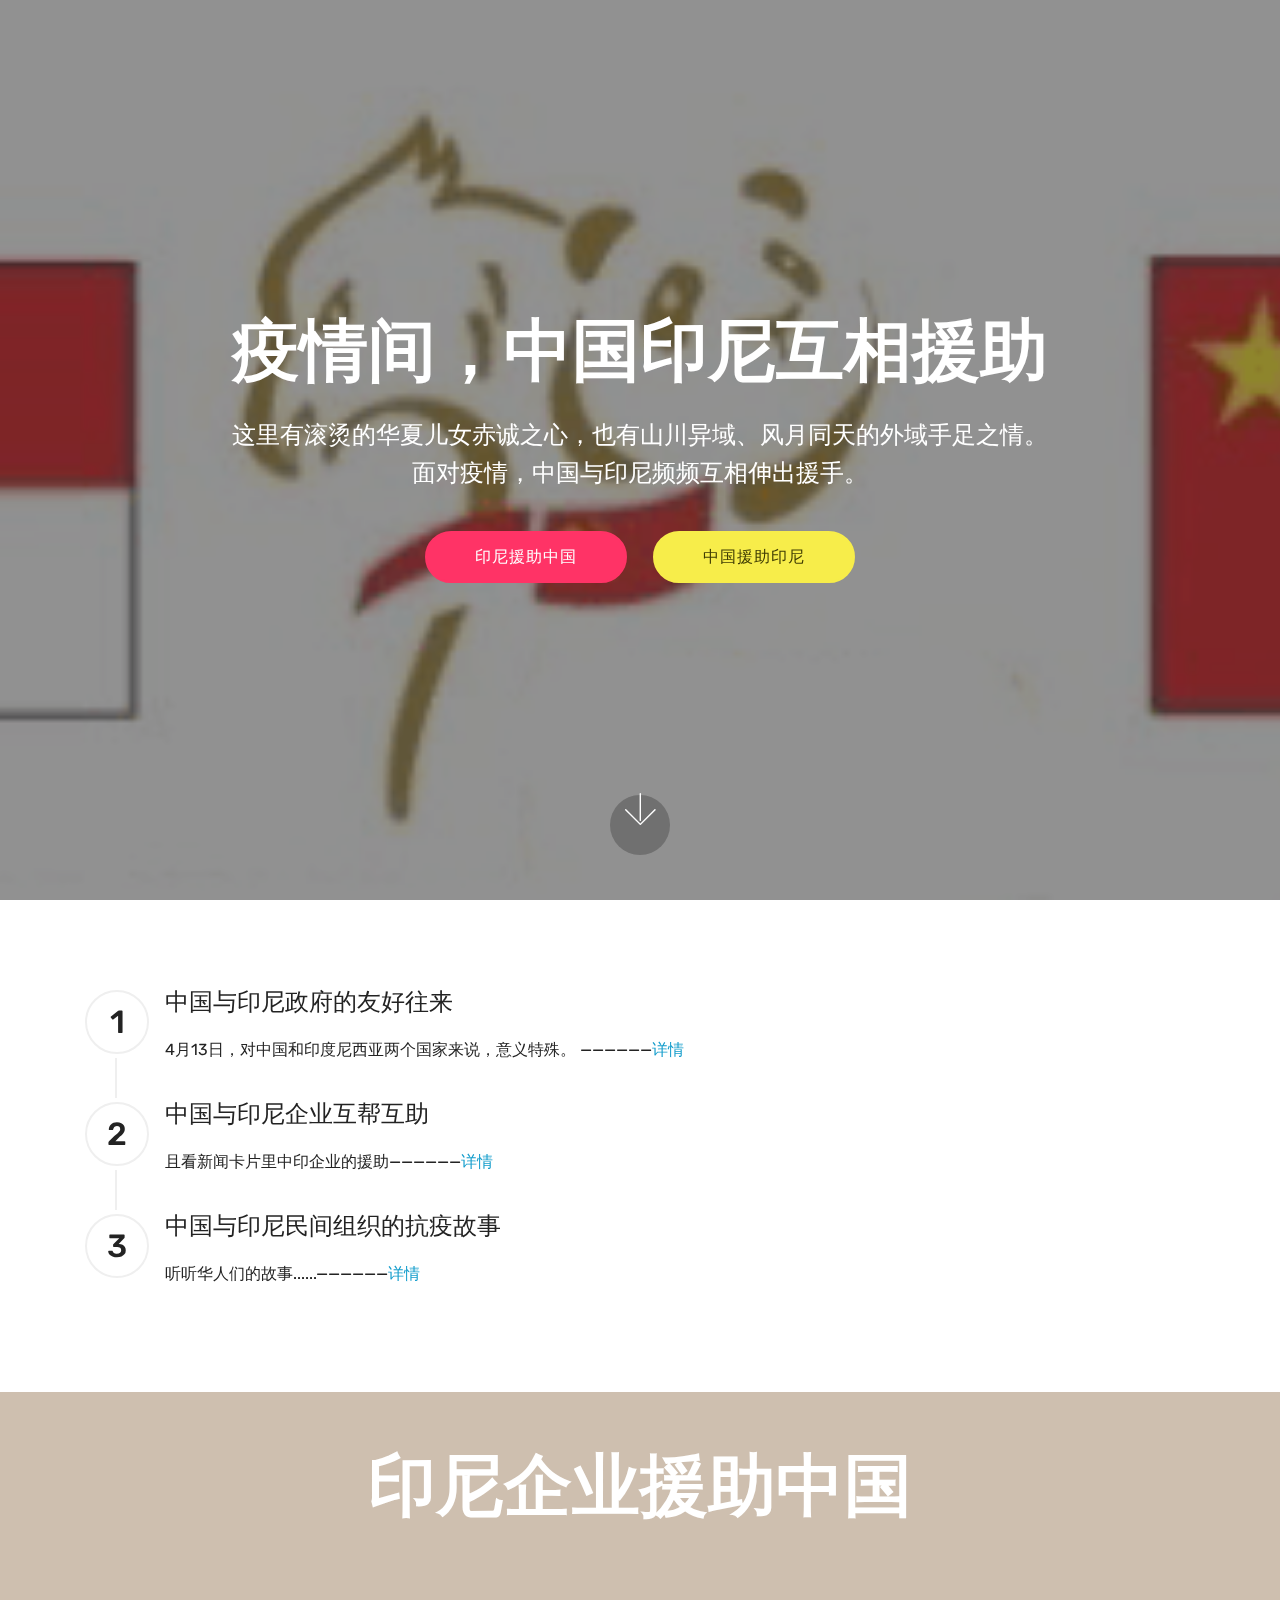
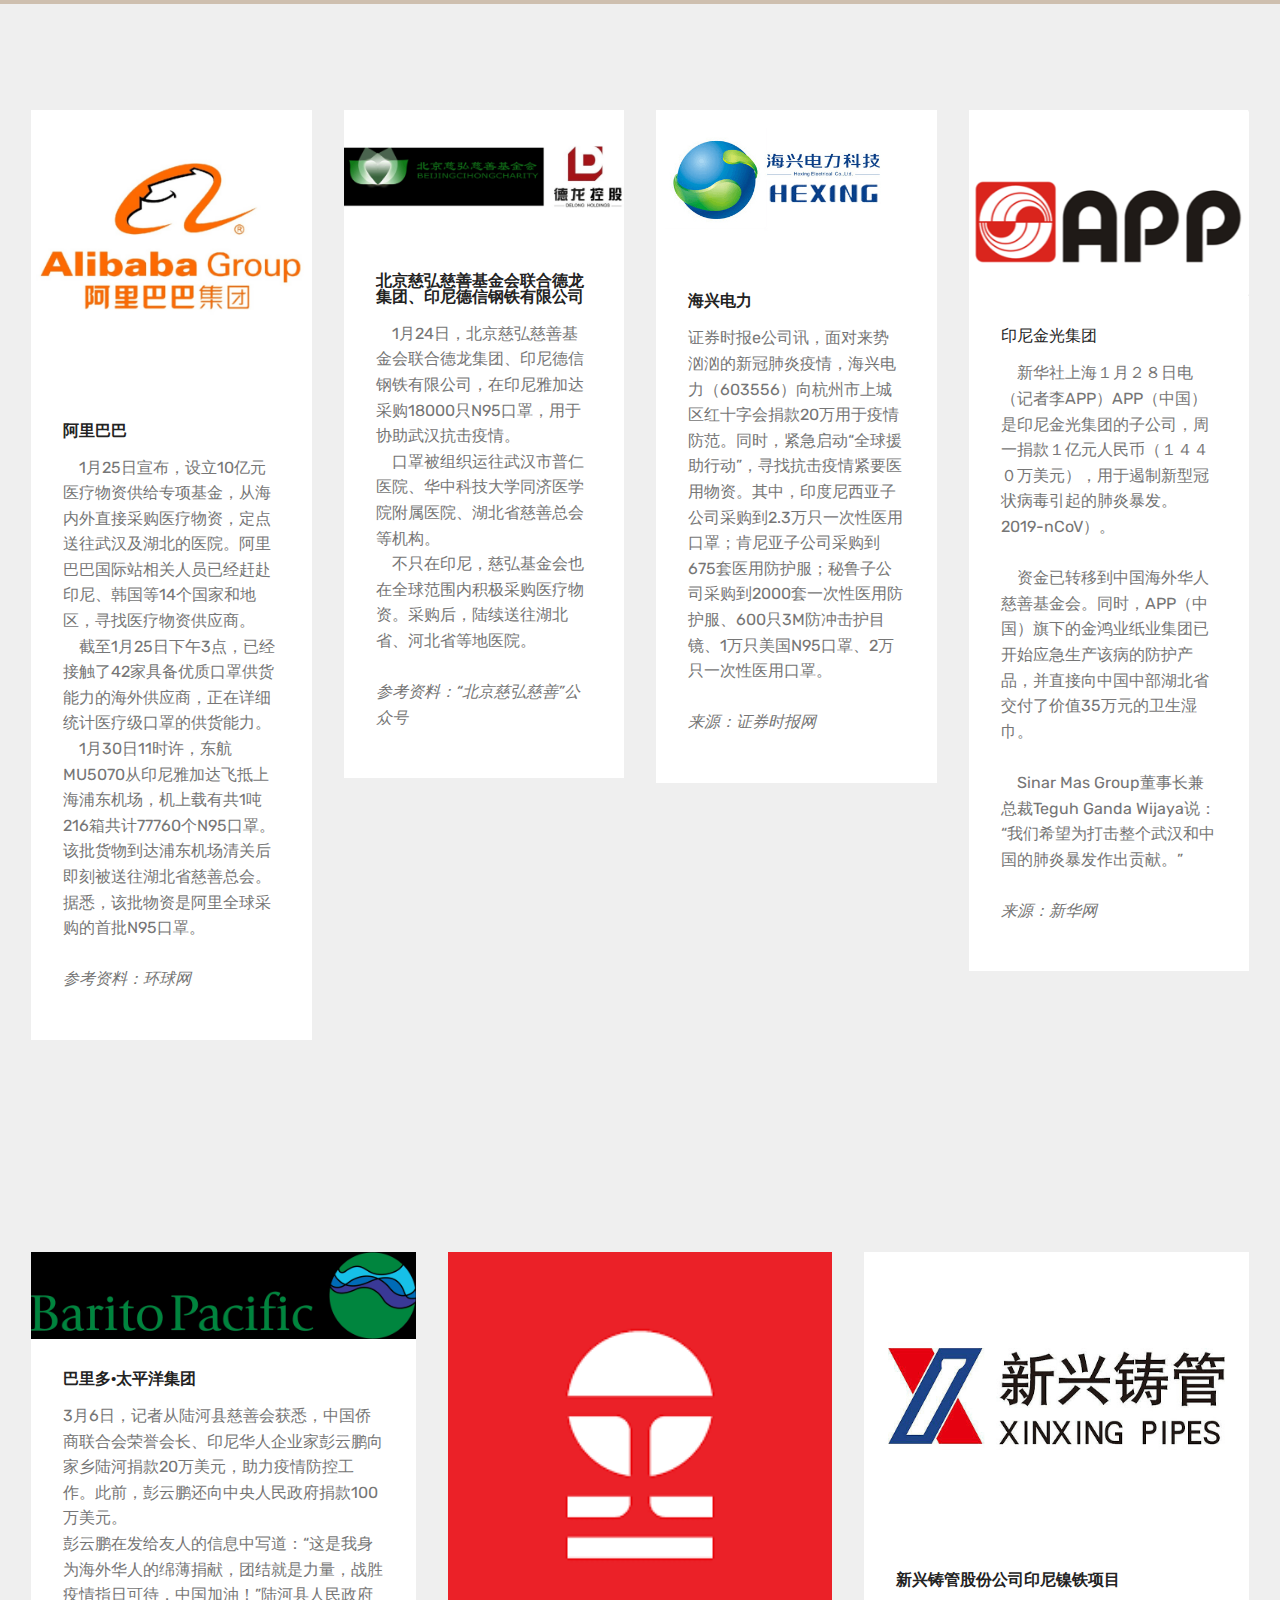
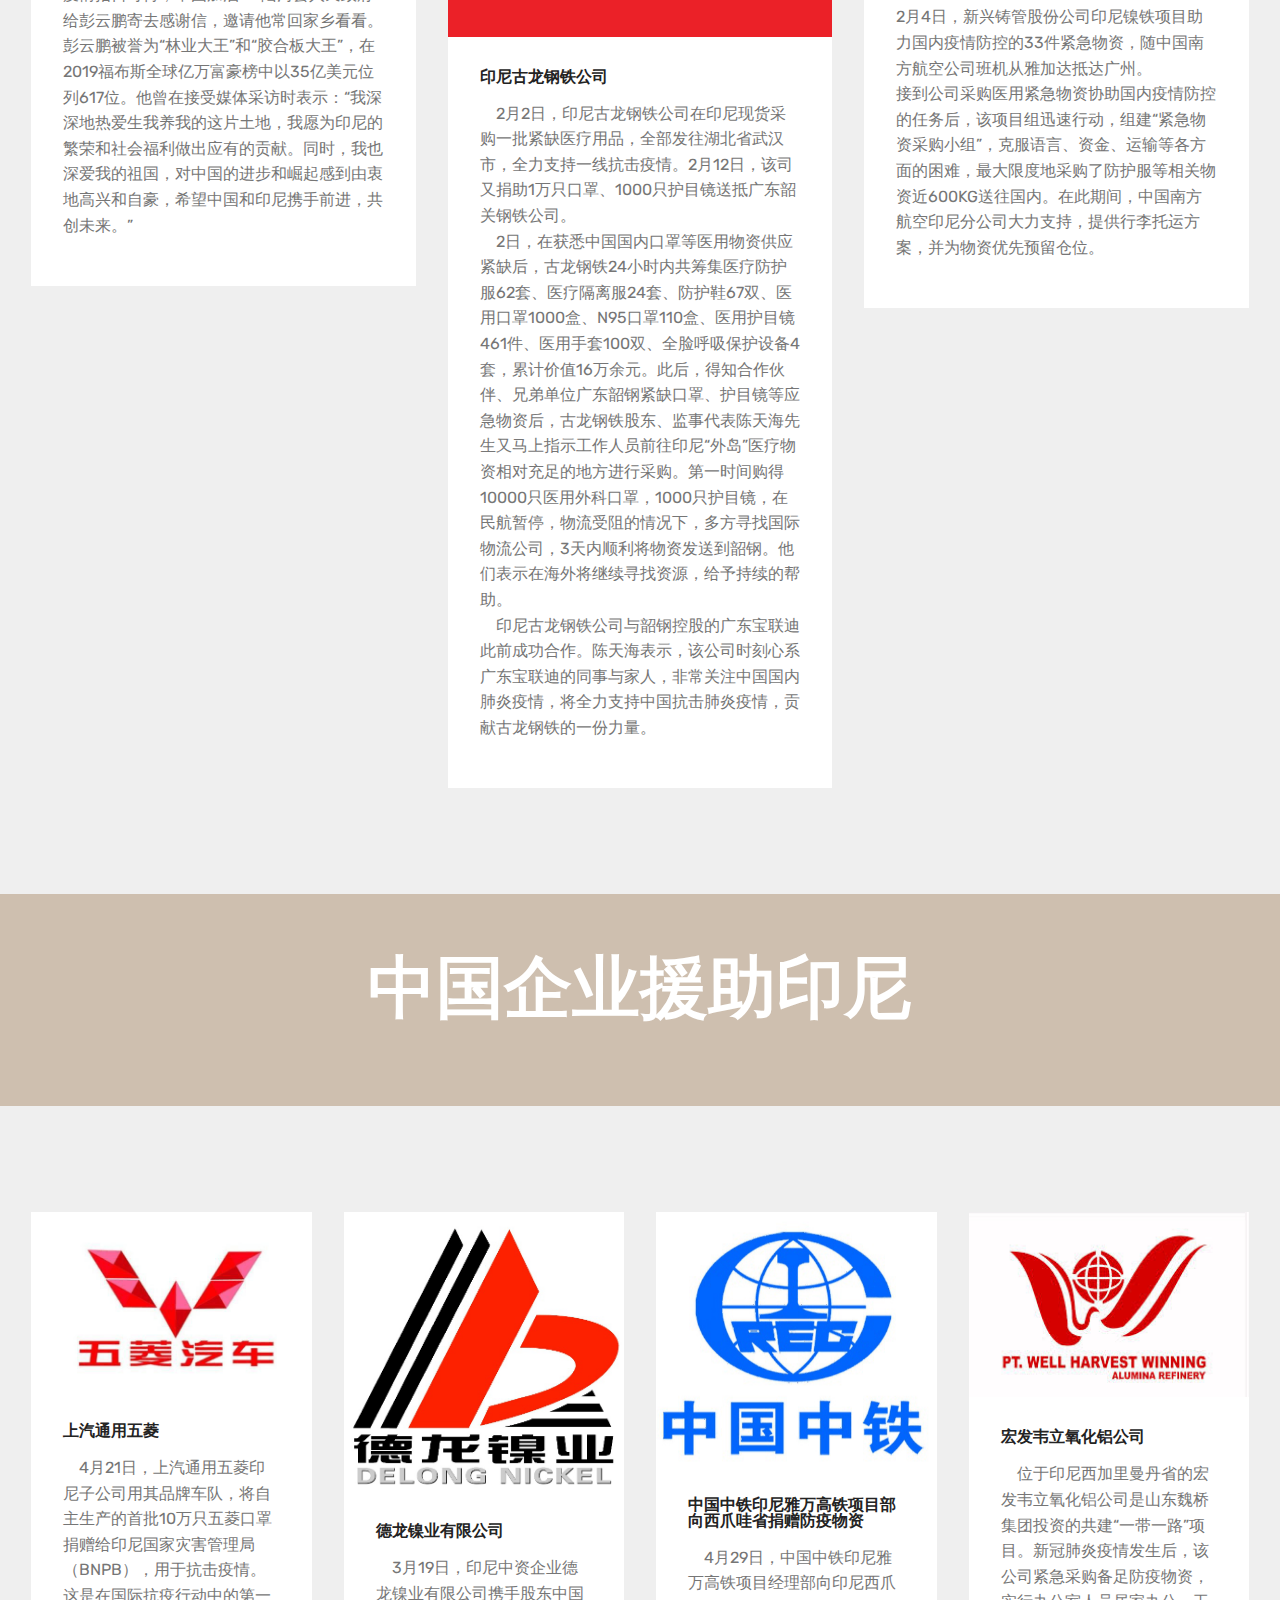
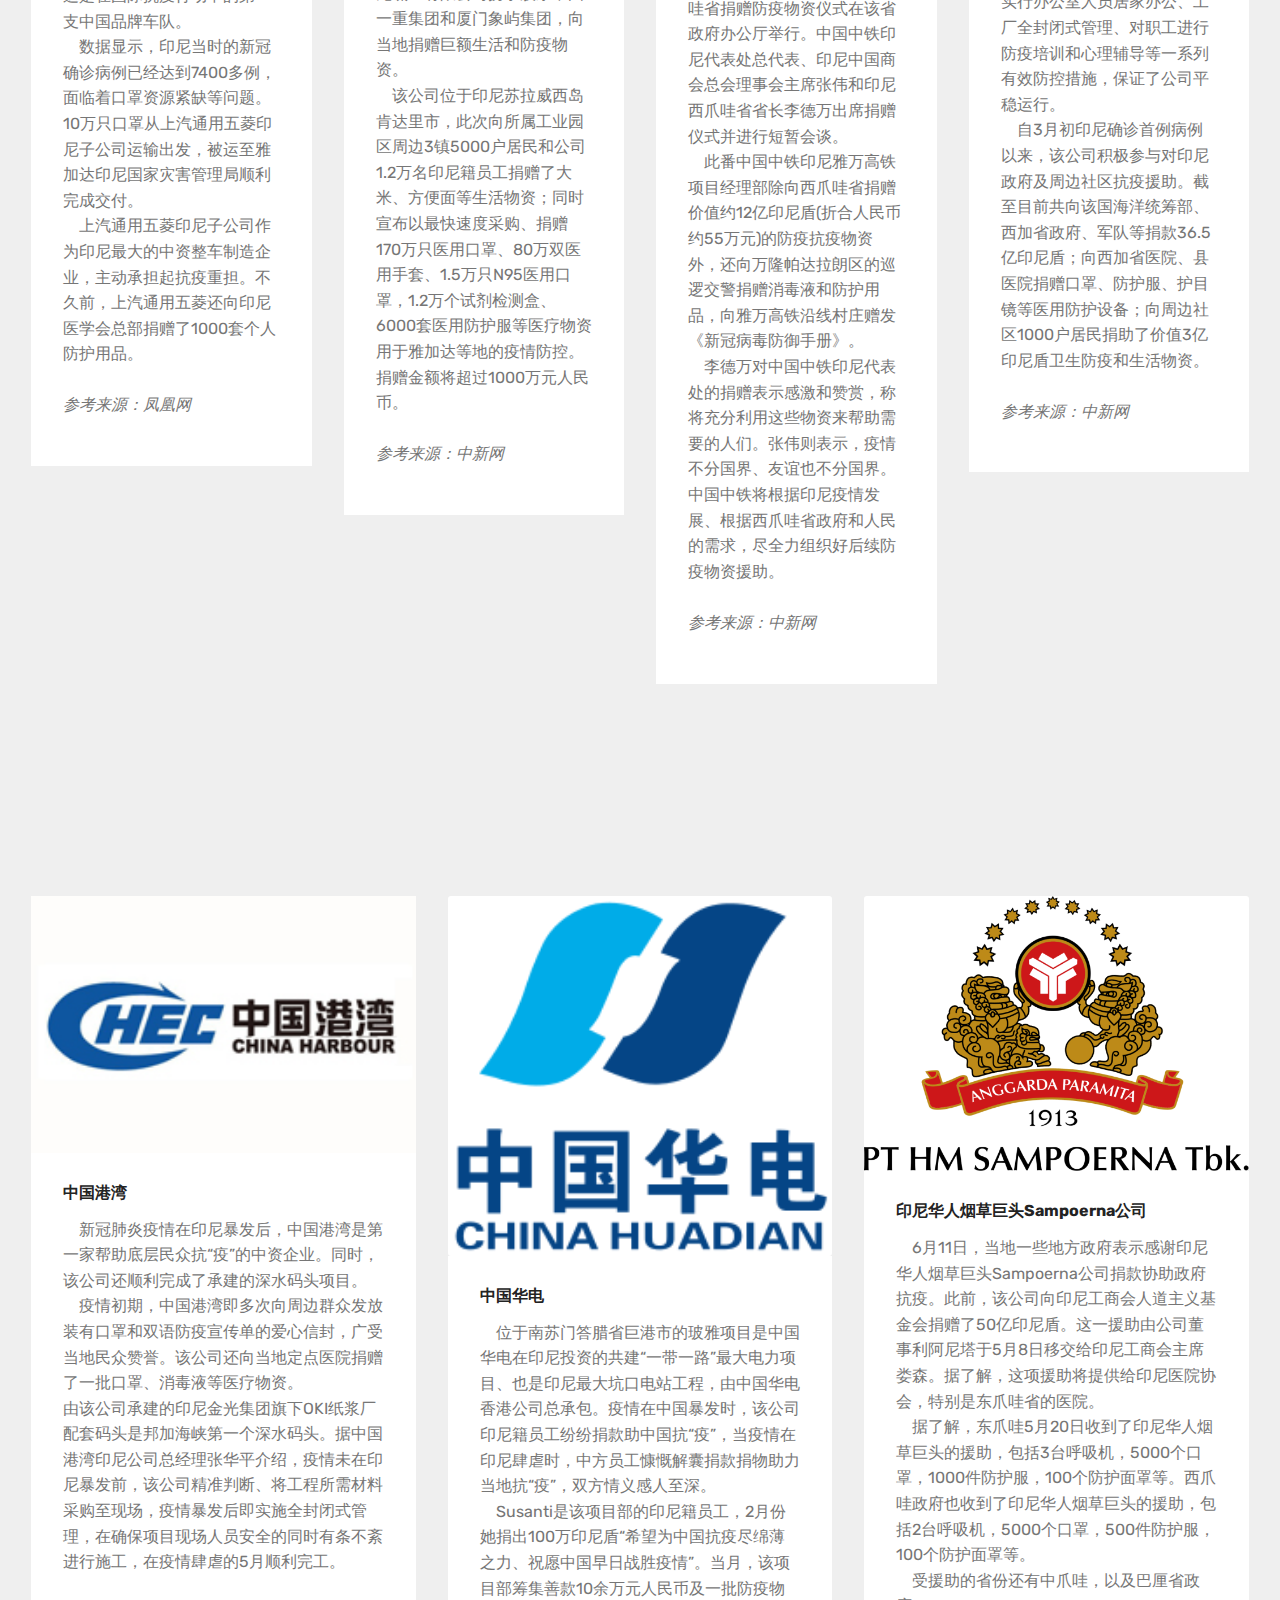
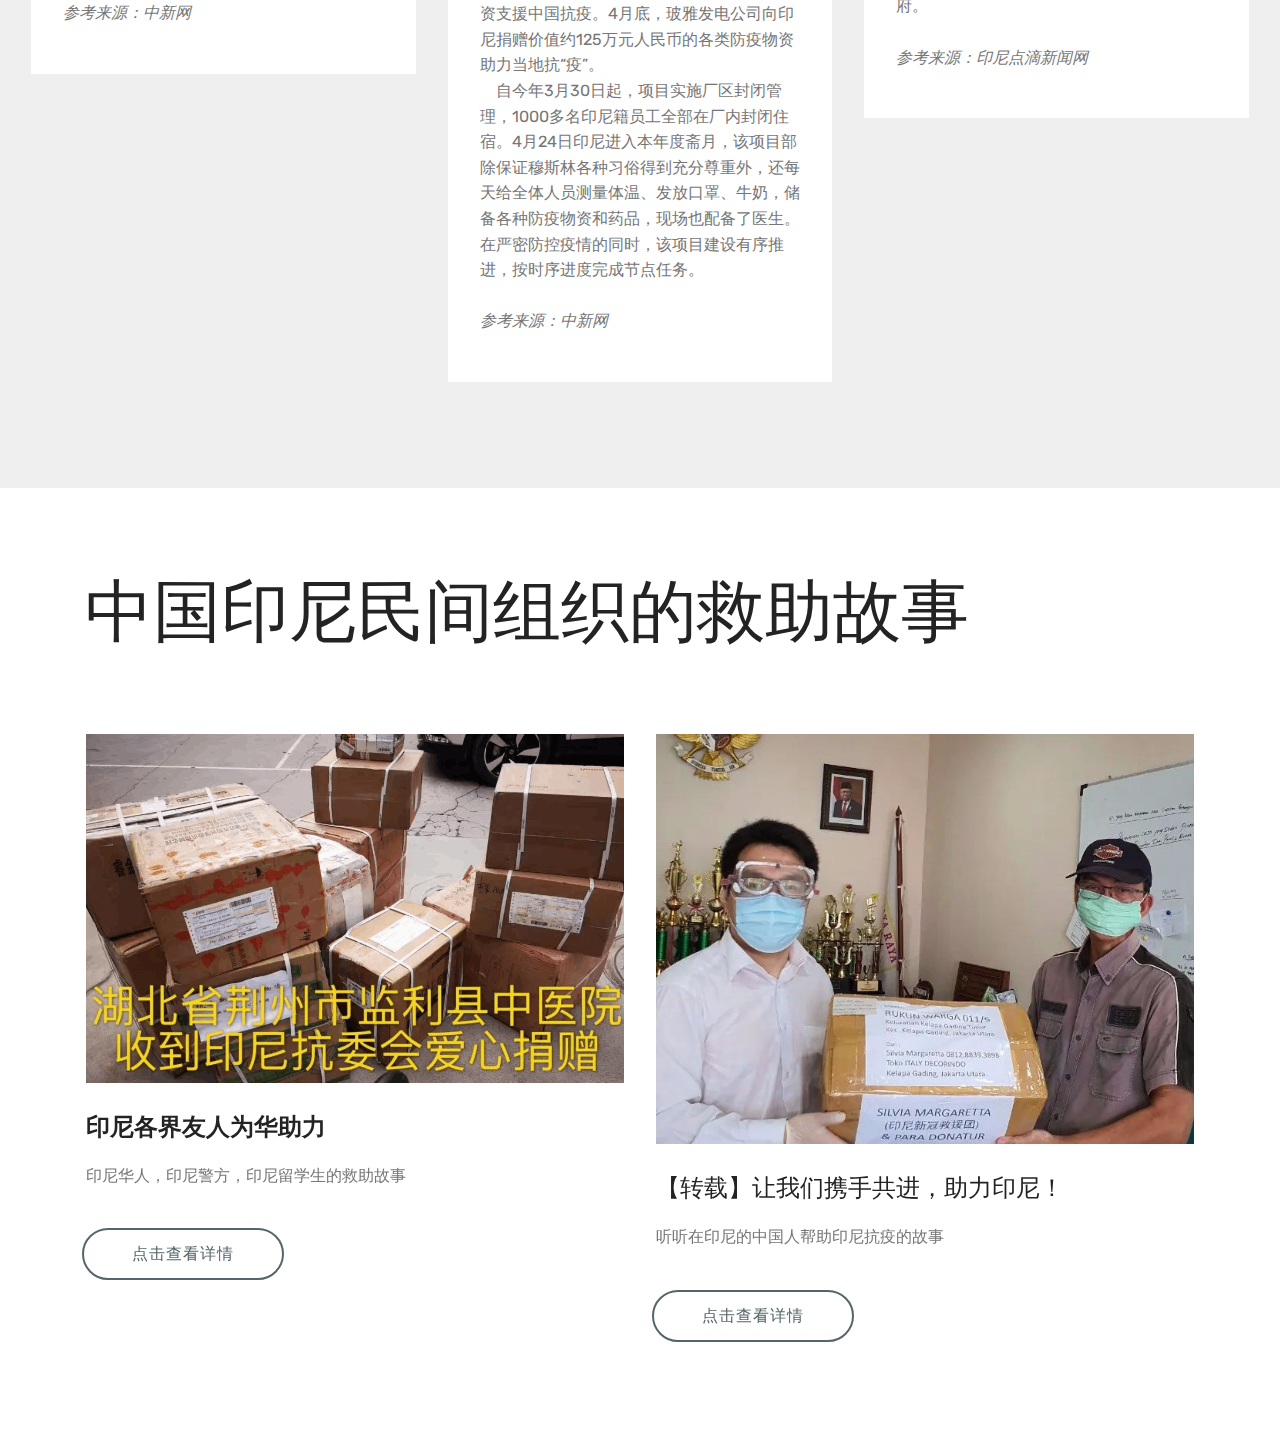
<file: index.html>
<!DOCTYPE html>
<html  >
<head>
  <!-- Site made with Mobirise Website Builder v4.12.2, https://mobirise.com -->
  <meta charset="UTF-8">
  <meta http-equiv="X-UA-Compatible" content="IE=edge">
  <meta name="generator" content="Mobirise v4.12.2, mobirise.com">
  <meta name="viewport" content="width=device-width, initial-scale=1, minimum-scale=1">
  <link rel="shortcut icon" href="assets/images/logo4.png" type="image/x-icon">
  <meta name="description" content="">
  
  <title>Home</title>
  <link rel="stylesheet" href="assets/web/assets/mobirise-icons/mobirise-icons.css">
  <link rel="stylesheet" href="assets/bootstrap/css/bootstrap.min.css">
  <link rel="stylesheet" href="assets/bootstrap/css/bootstrap-grid.min.css">
  <link rel="stylesheet" href="assets/bootstrap/css/bootstrap-reboot.min.css">
  <link rel="stylesheet" href="assets/facebook-plugin/style.css">
  <link rel="stylesheet" href="assets/tether/tether.min.css">
  <link rel="stylesheet" href="assets/theme/css/style.css">
  <link rel="preload" as="style" href="assets/mobirise/css/mbr-additional.css"><link rel="stylesheet" href="assets/mobirise/css/mbr-additional.css" type="text/css">
  
  
  
</head>
<body>
  <section class="cid-s36E0ovYhe mbr-fullscreen mbr-parallax-background" id="header2-8">

    

    <div class="mbr-overlay" style="opacity: 0.5; background-color: rgb(35, 35, 35);"></div>

    <div class="container align-center">
        <div class="row justify-content-md-center">
            <div class="mbr-white col-md-10">
                <h1 class="mbr-section-title mbr-bold pb-3 mbr-fonts-style display-1">
                    疫情间，中国印尼互相援助
                </h1>
                
                <p class="mbr-text pb-3 mbr-fonts-style display-5">这里有滚烫的华夏儿女赤诚之心，也有山川异域、风月同天的外域手足之情。
<br>面对疫情，中国与印尼频频互相伸出援手。</p>
                <div class="mbr-section-btn"><a class="btn btn-md btn-secondary display-4" href="index.html#step1-9">印尼援助中国</a>
                    <a class="btn btn-md btn-success display-4" href="index.html#step1-9">中国援助印尼</a></div>
            </div>
        </div>
    </div>
    <div class="mbr-arrow hidden-sm-down" aria-hidden="true">
        <a href="#next">
            <i class="mbri-down mbr-iconfont"></i>
        </a>
    </div>
</section>

<section class="engine"><a href="https://mobirise.info/f">easy site creator</a></section><section class="step1 cid-s37gxQXYAF" id="step1-9">

    

    
    
    <div class="container">
        
        
        <div class="step-container">
            <div class="card separline pb-4">
                <div class="step-element d-flex">
                    <div class="step-wrapper pr-3">
                        <h3 class="step d-flex align-items-center justify-content-center">
                            1
                        </h3>
                    </div>          
                    <div class="step-text-content">
                        <h4 class="mbr-step-title pb-3 mbr-fonts-style display-5">中国与印尼政府的友好往来</h4>
                        <p class="mbr-step-text mbr-fonts-style display-7">4月13日，对中国和印度尼西亚两个国家来说，意义特殊。 ——————<em><a href="page1.html">详情</a></em></p>
                    </div>
                </div>
            </div>

            <div class="card separline pb-4">
                <div class="step-element d-flex">
                    <div class="step-wrapper pr-3">
                        <h3 class="step d-flex align-items-center justify-content-center">
                            2
                        </h3>
                    </div>          
                    <div class="step-text-content">
                        <h4 class="mbr-step-title pb-3 mbr-fonts-style display-5">中国与印尼企业互帮互助</h4>
                        <p class="mbr-step-text mbr-fonts-style display-7">且看新闻卡片里中印企业的援助——————<a href="index.html#content5-n">详情</a></p>
                    </div>
                </div>
            </div>

            <div class="card">
                <div class="step-element d-flex">
                    <div class="step-wrapper pr-3">
                        <h3 class="step d-flex align-items-center justify-content-center">
                            3
                        </h3>
                    </div>          
                    <div class="step-text-content">
                        <h4 class="mbr-step-title pb-3 mbr-fonts-style display-5">中国与印尼民间组织的抗疫故事</h4>
                        <p class="mbr-step-text mbr-fonts-style display-7">听听华人们的故事......——————<a href="index.html#services1-s">详情</a></p>
                    </div>
                </div>
            </div>

            
            
            
            
            
            
            
            
            
            
            
        </div>
    </div>
</section>

<section class="mbr-section content5 cid-s37v6hnDgy" id="content5-n">

    

    

    <div class="container">
        <div class="media-container-row">
            <div class="title col-12 col-md-8">
                <h2 class="align-center mbr-bold mbr-white pb-3 mbr-fonts-style display-1">印尼企业援助中国</h2>
                
                
                
            </div>
        </div>
    </div>
</section>

<section class="features17 cid-s37xDQtzvL" id="features17-p">
    
    

    
    <div class="container-fluid">
        <div class="media-container-row">
            <div class="card p-3 col-12 col-md-6 col-lg-3">
                <div class="card-wrapper">
                    <div class="card-img">
                        <img src="assets/images/1-680x680.png" alt="Mobirise" title="">
                    </div>
                    <div class="card-box">
                        <h4 class="card-title pb-3 mbr-fonts-style display-7"><strong>
                            阿里巴巴
                        </strong></h4>
                        <p class="mbr-text mbr-fonts-style display-7">&nbsp; &nbsp; 1月25日宣布，设立10亿元医疗物资供给专项基金，从海内外直接采购医疗物资，定点送往武汉及湖北的医院。阿里巴巴国际站相关人员已经赶赴印尼、韩国等14个国家和地区，寻找医疗物资供应商。
<br>&nbsp; &nbsp; 截至1月25日下午3点，已经接触了42家具备优质口罩供货能力的海外供应商，正在详细统计医疗级口罩的供货能力。
<br>&nbsp; &nbsp; 1月30日11时许，东航MU5070从印尼雅加达飞抵上海浦东机场，机上载有共1吨216箱共计77760个N95口罩。该批货物到达浦东机场清关后即刻被送往湖北省慈善总会。据悉，该批物资是阿里全球采购的首批N95口罩。<br><br><em>参考资料：环球网</em></p>
                    </div>
                </div>
            </div>

            <div class="card p-3 col-12 col-md-6 col-lg-3">
                <div class="card-wrapper">
                    <div class="card-img">
                        <img src="assets/images/2.3-680x317.png" alt="Mobirise" title="">
                    </div>
                    <div class="card-box">
                        <h4 class="card-title pb-3 mbr-fonts-style display-7"><strong>
                            北京慈弘慈善基金会联合德龙集团、印尼德信钢铁有限公司
                        </strong></h4>
                        <p class="mbr-text mbr-fonts-style display-7">&nbsp; &nbsp; 1月24日，北京慈弘慈善基金会联合德龙集团、印尼德信钢铁有限公司，在印尼雅加达采购18000只N95口罩，用于协助武汉抗击疫情。 
<br>&nbsp; &nbsp; 口罩被组织运往武汉市普仁医院、华中科技大学同济医学院附属医院、湖北省慈善总会等机构。  
<br>&nbsp; &nbsp; 不只在印尼，慈弘基金会也在全球范围内积极采购医疗物资。采购后，陆续送往湖北省、河北省等地医院。<br><em><br>参考资料：“北京慈弘慈善”公众号</em></p>
                    </div>
                </div>
            </div>

            <div class="card p-3 col-12 col-md-6 col-lg-3">
                <div class="card-wrapper">
                    <div class="card-img">
                        <img src="assets/images/4-500x270.png" alt="Mobirise" title="">
                    </div>
                    <div class="card-box">
                        <h4 class="card-title pb-3 mbr-fonts-style display-7"><strong>
                            海兴电力</strong></h4>
                        <p class="mbr-text mbr-fonts-style display-7">
                            证券时报e公司讯，面对来势汹汹的新冠肺炎疫情，海兴电力（603556）向杭州市上城区红十字会捐款20万用于疫情防范。同时，紧急启动“全球援助行动”，寻找抗击疫情紧要医用物资。其中，印度尼西亚子公司采购到2.3万只一次性医用口罩；肯尼亚子公司采购到675套医用防护服；秘鲁子公司采购到2000套一次性医用防护服、600只3M防冲击护目镜、1万只美国N95口罩、2万只一次性医用口罩。<br><br><em>来源：证券时报网</em><br>
                        </p>
                    </div>
                </div>
            </div>

            <div class="card p-3 col-12 col-md-6 col-lg-3">
                <div class="card-wrapper">
                    <div class="card-img">
                        <img src="assets/images/5-1-325x260.png" alt="Mobirise" title="">
                    </div>
                    <div class="card-box">
                        <h4 class="card-title pb-3 mbr-fonts-style display-7">
                            印尼金光集团</h4>
                        <p class="mbr-text mbr-fonts-style display-7">&nbsp; &nbsp; 新华社上海１月２８日电（记者李APP）APP（中国）是印尼金光集团的子公司，周一捐款１亿元人民币（１４４０万美元），用于遏制新型冠状病毒引起的肺炎暴发。 2019-nCoV）。
<br>
<br>&nbsp; &nbsp; 资金已转移到中国海外华人慈善基金会。同时，APP（中国）旗下的金鸿业纸业集团已开始应急生产该病的防护产品，并直接向中国中部湖北省交付了价值35万元的卫生湿巾。
<br>
<br>&nbsp; &nbsp; Sinar Mas Group董事长兼总裁Teguh Ganda Wijaya说：“我们希望为打击整个武汉和中国的肺炎暴发作出贡献。”<br><br><em>来源：新华网</em></p>
                    </div>
                </div>
            </div>
            
            
        </div>
    </div>
</section>

<section class="features17 cid-s36DNPiNNF" id="features17-7">
    
    

    
    <div class="container-fluid">
        <div class="media-container-row">
            <div class="card p-3 col-12 col-md-6 col-lg-4">
                <div class="card-wrapper">
                    <div class="card-img">
                        <img src="assets/images/6-928x210.png" alt="Mobirise" title="">
                    </div>
                    <div class="card-box">
                        <h4 class="card-title pb-3 mbr-fonts-style display-7"><strong>
                            巴里多·太平洋集团
                        </strong></h4>
                        <p class="mbr-text mbr-fonts-style display-7">3月6日，记者从陆河县慈善会获悉，中国侨商联合会荣誉会长、印尼华人企业家彭云鹏向家乡陆河捐款20万美元，助力疫情防控工作。此前，彭云鹏还向中央人民政府捐款100万美元。 
<br>彭云鹏在发给友人的信息中写道：“这是我身为海外华人的绵薄捐献，团结就是力量，战胜疫情指日可待，中国加油！”陆河县人民政府给彭云鹏寄去感谢信，邀请他常回家乡看看。 
<br>彭云鹏被誉为“林业大王”和“胶合板大王”，在2019福布斯全球亿万富豪榜中以35亿美元位列617位。他曾在接受媒体采访时表示：“我深深地热爱生我养我的这片土地，我愿为印尼的繁荣和社会福利做出应有的贡献。同时，我也深爱我的祖国，对中国的进步和崛起感到由衷地高兴和自豪，希望中国和印尼携手前进，共创未来。”</p>
                    </div>
                </div>
            </div>

            <div class="card p-3 col-12 col-md-6 col-lg-4">
                <div class="card-wrapper">
                    <div class="card-img">
                        <img src="assets/images/7-225x225.png" alt="Mobirise" title="">
                    </div>
                    <div class="card-box">
                        <h4 class="card-title pb-3 mbr-fonts-style display-7"><strong>
                            印尼古龙钢铁公司
                        </strong></h4>
                        <p class="mbr-text mbr-fonts-style display-7">&nbsp; &nbsp; 2月2日，印尼古龙钢铁公司在印尼现货采购一批紧缺医疗用品，全部发往湖北省武汉市，全力支持一线抗击疫情。2月12日，该司又捐助1万只口罩、1000只护目镜送抵广东韶关钢铁公司。
<br>&nbsp; &nbsp; 2日，在获悉中国国内口罩等医用物资供应紧缺后，古龙钢铁24小时内共筹集医疗防护服62套、医疗隔离服24套、防护鞋67双、医用口罩1000盒、N95口罩110盒、医用护目镜461件、医用手套100双、全脸呼吸保护设备4套，累计价值16万余元。此后，得知合作伙伴、兄弟单位广东韶钢紧缺口罩、护目镜等应急物资后，古龙钢铁股东、监事代表陈天海先生又马上指示工作人员前往印尼“外岛”医疗物资相对充足的地方进行采购。第一时间购得10000只医用外科口罩，1000只护目镜，在民航暂停，物流受阻的情况下，多方寻找国际物流公司，3天内顺利将物资发送到韶钢。他们表示在海外将继续寻找资源，给予持续的帮助。
<br>&nbsp; &nbsp; 印尼古龙钢铁公司与韶钢控股的广东宝联迪此前成功合作。陈天海表示，该公司时刻心系广东宝联迪的同事与家人，非常关注中国国内肺炎疫情，将全力支持中国抗击肺炎疫情，贡献古龙钢铁的一份力量。</p>
                    </div>
                </div>
            </div>

            <div class="card p-3 col-12 col-md-6 col-lg-4">
                <div class="card-wrapper">
                    <div class="card-img">
                        <img src="assets/images/9-512x384.png" alt="Mobirise" title="">
                    </div>
                    <div class="card-box">
                        <h4 class="card-title pb-3 mbr-fonts-style display-7"><strong>
                            新兴铸管股份公司印尼镍铁项目
                        </strong></h4>
                        <p class="mbr-text mbr-fonts-style display-7">2月4日，新兴铸管股份公司印尼镍铁项目助力国内疫情防控的33件紧急物资，随中国南方航空公司班机从雅加达抵达广州。
<br>接到公司采购医用紧急物资协助国内疫情防控的任务后，该项目组迅速行动，组建“紧急物资采购小组”，克服语言、资金、运输等各方面的困难，最大限度地采购了防护服等相关物资近600KG送往国内。在此期间，中国南方航空印尼分公司大力支持，提供行李托运方案，并为物资优先预留仓位。</p>
                    </div>
                </div>
            </div>

            
            
            
        </div>
    </div>
</section>

<section class="mbr-section content5 cid-s37AH5lMGE" id="content5-q">

    

    

    <div class="container">
        <div class="media-container-row">
            <div class="title col-12 col-md-8">
                <h2 class="align-center mbr-bold mbr-white pb-3 mbr-fonts-style display-1">中国企业援助印尼</h2>
                
                
                
            </div>
        </div>
    </div>
</section>

<section class="features17 cid-s37APEueX3" id="features17-r">
    
    

    
    <div class="container-fluid">
        <div class="media-container-row">
            <div class="card p-3 col-12 col-md-6 col-lg-3">
                <div class="card-wrapper">
                    <div class="card-img">
                        <img src="assets/images/1.1-586x373.png" alt="Mobirise" title="">
                    </div>
                    <div class="card-box">
                        <h4 class="card-title pb-3 mbr-fonts-style display-7"><strong>
                            上汽通用五菱</strong></h4>
                        <p class="mbr-text mbr-fonts-style display-7">&nbsp; &nbsp; 4月21日，上汽通用五菱印尼子公司用其品牌车队，将自主生产的首批10万只五菱口罩捐赠给印尼国家灾害管理局（BNPB），用于抗击疫情。这是在国际抗疫行动中的第一支中国品牌车队。
<br>&nbsp; &nbsp; 数据显示，印尼当时的新冠确诊病例已经达到7400多例，面临着口罩资源紧缺等问题。10万只口罩从上汽通用五菱印尼子公司运输出发，被运至雅加达印尼国家灾害管理局顺利完成交付。
<br>&nbsp; &nbsp; 上汽通用五菱印尼子公司作为印尼最大的中资整车制造企业，主动承担起抗疫重担。不久前，上汽通用五菱还向印尼医学会总部捐赠了1000套个人防护用品。<br><br><em>参考来源：凤凰网</em><br></p>
                    </div>
                </div>
            </div>

            <div class="card p-3 col-12 col-md-6 col-lg-3">
                <div class="card-wrapper">
                    <div class="card-img">
                        <img src="assets/images/2.1-603x599.png" alt="Mobirise" title="">
                    </div>
                    <div class="card-box">
                        <h4 class="card-title pb-3 mbr-fonts-style display-7"><strong>德龙镍业有限公司
                        </strong></h4>
                        <p class="mbr-text mbr-fonts-style display-7">&nbsp; &nbsp; 3月19日，印尼中资企业德龙镍业有限公司携手股东中国一重集团和厦门象屿集团，向当地捐赠巨额生活和防疫物资。
<br>&nbsp; &nbsp; 该公司位于印尼苏拉威西岛肯达里市，此次向所属工业园区周边3镇5000户居民和公司1.2万名印尼籍员工捐赠了大米、方便面等生活物资；同时宣布以最快速度采购、捐赠170万只医用口罩、80万双医用手套、1.5万只N95医用口罩，1.2万个试剂检测盒、6000套医用防护服等医疗物资用于雅加达等地的疫情防控。捐赠金额将超过1000万元人民币。<br><br><em>参考来源：中新网</em><br></p>
                    </div>
                </div>
            </div>

            <div class="card p-3 col-12 col-md-6 col-lg-3">
                <div class="card-wrapper">
                    <div class="card-img">
                        <img src="assets/images/3.1-1-518x465.png" alt="Mobirise" title="">
                    </div>
                    <div class="card-box">
                        <h4 class="card-title pb-3 mbr-fonts-style display-7"><strong>
                            中国中铁印尼雅万高铁项目部向西爪哇省捐赠防疫物资
                        </strong></h4>
                        <p class="mbr-text mbr-fonts-style display-7">&nbsp; &nbsp; 4月29日，中国中铁印尼雅万高铁项目经理部向印尼西爪哇省捐赠防疫物资仪式在该省政府办公厅举行。中国中铁印尼代表处总代表、印尼中国商会总会理事会主席张伟和印尼西爪哇省省长李德万出席捐赠仪式并进行短暂会谈。
<br>&nbsp; &nbsp; 此番中国中铁印尼雅万高铁项目经理部除向西爪哇省捐赠价值约12亿印尼盾(折合人民币约55万元)的防疫抗疫物资外，还向万隆帕达拉朗区的巡逻交警捐赠消毒液和防护用品，向雅万高铁沿线村庄赠发《新冠病毒防御手册》。
<br>&nbsp; &nbsp; 李德万对中国中铁印尼代表处的捐赠表示感激和赞赏，称将充分利用这些物资来帮助需要的人们。张伟则表示，疫情不分国界、友谊也不分国界。中国中铁将根据印尼疫情发展、根据西爪哇省政府和人民的需求，尽全力组织好后续防疫物资援助。<br><br><em>参考来源：中新网</em><br></p>
                    </div>
                </div>
            </div>

            <div class="card p-3 col-12 col-md-6 col-lg-3">
                <div class="card-wrapper">
                    <div class="card-img">
                        <img src="assets/images/4.1-276x182.png" alt="Mobirise" title="">
                    </div>
                    <div class="card-box">
                        <h4 class="card-title pb-3 mbr-fonts-style display-7"><strong>
                            宏发韦立氧化铝公司</strong></h4>
                        <p class="mbr-text mbr-fonts-style display-7">&nbsp; &nbsp; 位于印尼西加里曼丹省的宏发韦立氧化铝公司是山东魏桥集团投资的共建“一带一路”项目。新冠肺炎疫情发生后，该公司紧急采购备足防疫物资，实行办公室人员居家办公、工厂全封闭式管理、对职工进行防疫培训和心理辅导等一系列有效防控措施，保证了公司平稳运行。
<br>&nbsp; &nbsp; 自3月初印尼确诊首例病例以来，该公司积极参与对印尼政府及周边社区抗疫援助。截至目前共向该国海洋统筹部、西加省政府、军队等捐款36.5亿印尼盾；向西加省医院、县医院捐赠口罩、防护服、护目镜等医用防护设备；向周边社区1000户居民捐助了价值3亿印尼盾卫生防疫和生活物资。<br><br><em>参考来源：中新网</em><br></p>
                    </div>
                </div>
            </div>
            
            
        </div>
    </div>
</section>

<section class="features17 cid-s37LhE9q1B" id="features17-1h">
    
    

    
    <div class="container-fluid">
        <div class="media-container-row">
            <div class="card p-3 col-12 col-md-6 col-lg-4">
                <div class="card-wrapper">
                    <div class="card-img">
                        <img src="assets/images/5.1-220x147.png" alt="Mobirise" title="">
                    </div>
                    <div class="card-box">
                        <h4 class="card-title pb-3 mbr-fonts-style display-7"><strong>
                            中国港湾</strong></h4>
                        <p class="mbr-text mbr-fonts-style display-7">&nbsp; &nbsp; 新冠肺炎疫情在印尼暴发后，中国港湾是第一家帮助底层民众抗“疫”的中资企业。同时，该公司还顺利完成了承建的深水码头项目。
<br>&nbsp; &nbsp; 疫情初期，中国港湾即多次向周边群众发放装有口罩和双语防疫宣传单的爱心信封，广受当地民众赞誉。该公司还向当地定点医院捐赠了一批口罩、消毒液等医疗物资。
<br>由该公司承建的印尼金光集团旗下OKI纸浆厂配套码头是邦加海峡第一个深水码头。据中国港湾印尼公司总经理张华平介绍，疫情未在印尼暴发前，该公司精准判断、将工程所需材料采购至现场，疫情暴发后即实施全封闭式管理，在确保项目现场人员安全的同时有条不紊进行施工，在疫情肆虐的5月顺利完工。<br><br><em>参考来源：中新网</em></p>
                    </div>
                </div>
            </div>

            <div class="card p-3 col-12 col-md-6 col-lg-4">
                <div class="card-wrapper">
                    <div class="card-img">
                        <img src="assets/images/6.1-220x206.png" alt="Mobirise" title="">
                    </div>
                    <div class="card-box">
                        <h4 class="card-title pb-3 mbr-fonts-style display-7"><strong>
                            中国华电
                        </strong></h4>
                        <p class="mbr-text mbr-fonts-style display-7">&nbsp; &nbsp; 位于南苏门答腊省巨港市的玻雅项目是中国华电在印尼投资的共建“一带一路”最大电力项目、也是印尼最大坑口电站工程，由中国华电香港公司总承包。疫情在中国暴发时，该公司印尼籍员工纷纷捐款助中国抗“疫”，当疫情在印尼肆虐时，中方员工慷慨解囊捐款捐物助力当地抗“疫”，双方情义感人至深。
<br>&nbsp; &nbsp; Susanti是该项目部的印尼籍员工，2月份她捐出100万印尼盾“希望为中国抗疫尽绵薄之力、祝愿中国早日战胜疫情”。当月，该项目部筹集善款10余万元人民币及一批防疫物资支援中国抗疫。4月底，玻雅发电公司向印尼捐赠价值约125万元人民币的各类防疫物资助力当地抗“疫”。
<br>&nbsp; &nbsp; 自今年3月30日起，项目实施厂区封闭管理，1000多名印尼籍员工全部在厂内封闭住宿。4月24日印尼进入本年度斋月，该项目部除保证穆斯林各种习俗得到充分尊重外，还每天给全体人员测量体温、发放口罩、牛奶，储备各种防疫物资和药品，现场也配备了医生。在严密防控疫情的同时，该项目建设有序推进，按时序进度完成节点任务。<br><br><em>参考来源：中新网</em><br></p>
                    </div>
                </div>
            </div>

            <div class="card p-3 col-12 col-md-6 col-lg-4">
                <div class="card-wrapper">
                    <div class="card-img">
                        <img src="assets/images/7.1-680x487.png" alt="Mobirise" title="">
                    </div>
                    <div class="card-box">
                        <h4 class="card-title pb-3 mbr-fonts-style display-7"><strong>
                            印尼华人烟草巨头Sampoerna公司
                        </strong></h4>
                        <p class="mbr-text mbr-fonts-style display-7">&nbsp; &nbsp; 6月11日，当地一些地方政府表示感谢印尼华人烟草巨头Sampoerna公司捐款协助政府抗疫。此前，该公司向印尼工商会人道主义基金会捐赠了50亿印尼盾。这一援助由公司董事利阿尼塔于5月8日移交给印尼工商会主席娄森。据了解，这项援助将提供给印尼医院协会，特别是东爪哇省的医院。
<br>&nbsp; &nbsp; 据了解，东爪哇5月20日收到了印尼华人烟草巨头的援助，包括3台呼吸机，5000个口罩，1000件防护服，100个防护面罩等。西爪哇政府也收到了印尼华人烟草巨头的援助，包括2台呼吸机，5000个口罩，500件防护服，100个防护面罩等。
<br>&nbsp; &nbsp; 受援助的省份还有中爪哇，以及巴厘省政府。<br><br><em>参考来源：印尼点滴新闻网</em></p>
                    </div>
                </div>
            </div>

            
            
            
        </div>
    </div>
</section>

<section class="services1 cid-s37BCLcXcw" id="services1-s">
    <!---->
    
    <!---->
    <!--Overlay-->
    
    <!--Container-->
    <div class="container">
        <div class="row justify-content-center">
            <!--Titles-->
            <div class="title pb-5 col-12">
                <h2 class="align-left pb-3 mbr-fonts-style display-1">中国印尼民间组织的救助故事</h2>
                
            </div>
            <!--Card-1-->
            <div class="card col-12 col-md-6 p-3">
                <div class="card-wrapper">
                    <div class="card-img">
                        <img src="assets/images/4-1004x651.png" alt="Mobirise" title="">
                    </div>
                    <div class="card-box">
                        <h4 class="card-title mbr-fonts-style display-5"><strong>印尼各界友人为华助力</strong></h4>
                        <p class="mbr-text mbr-fonts-style display-7">印尼华人，印尼警方，印尼留学生的救助故事</p>
                        <!--Btn-->
                        <div class="mbr-section-btn align-left"><a href="page2.html" class="btn btn-warning-outline display-4">点击查看详情</a></div>
                    </div>
                </div>
            </div>
            <!--Card-2-->
            <div class="card col-12 col-md-6 p-3 last-child">
                <div class="card-wrapper">
                    <div class="card-img">
                        <img src="assets/images/4-1-960x1280.jpeg" alt="Mobirise" title="">
                    </div>
                    <div class="card-box">
                        <h4 class="card-title mbr-fonts-style display-5">【转载】让我们携手共进，助力印尼！</h4>
                        <p class="mbr-text mbr-fonts-style display-7">听听在印尼的中国人帮助印尼抗疫的故事</p>
                        <!--Btn-->
                        <div class="mbr-section-btn align-left"><a href="page3.html" class="btn btn-warning-outline display-4">
                                点击查看详情</a></div>
                    </div>
                </div>
            </div>
            <!--Card-3-->
            
            <!--Card-4-->
            
        </div>
    </div>
</section>


  <script src="assets/web/assets/jquery/jquery.min.js"></script>
  <script src="assets/popper/popper.min.js"></script>
  <script src="assets/bootstrap/js/bootstrap.min.js"></script>
  <script src="https://connect.facebook.net/en_US/sdk.js#xfbml=1&version=v2.5"></script>
  <script src="https://apis.google.com/js/plusone.js"></script>
  <script src="assets/facebook-plugin/facebook-script.js"></script>
  <script src="assets/tether/tether.min.js"></script>
  <script src="assets/smoothscroll/smooth-scroll.js"></script>
  <script src="assets/parallax/jarallax.min.js"></script>
  <script src="assets/theme/js/script.js"></script>
  
  
</body>
</html>
</file>
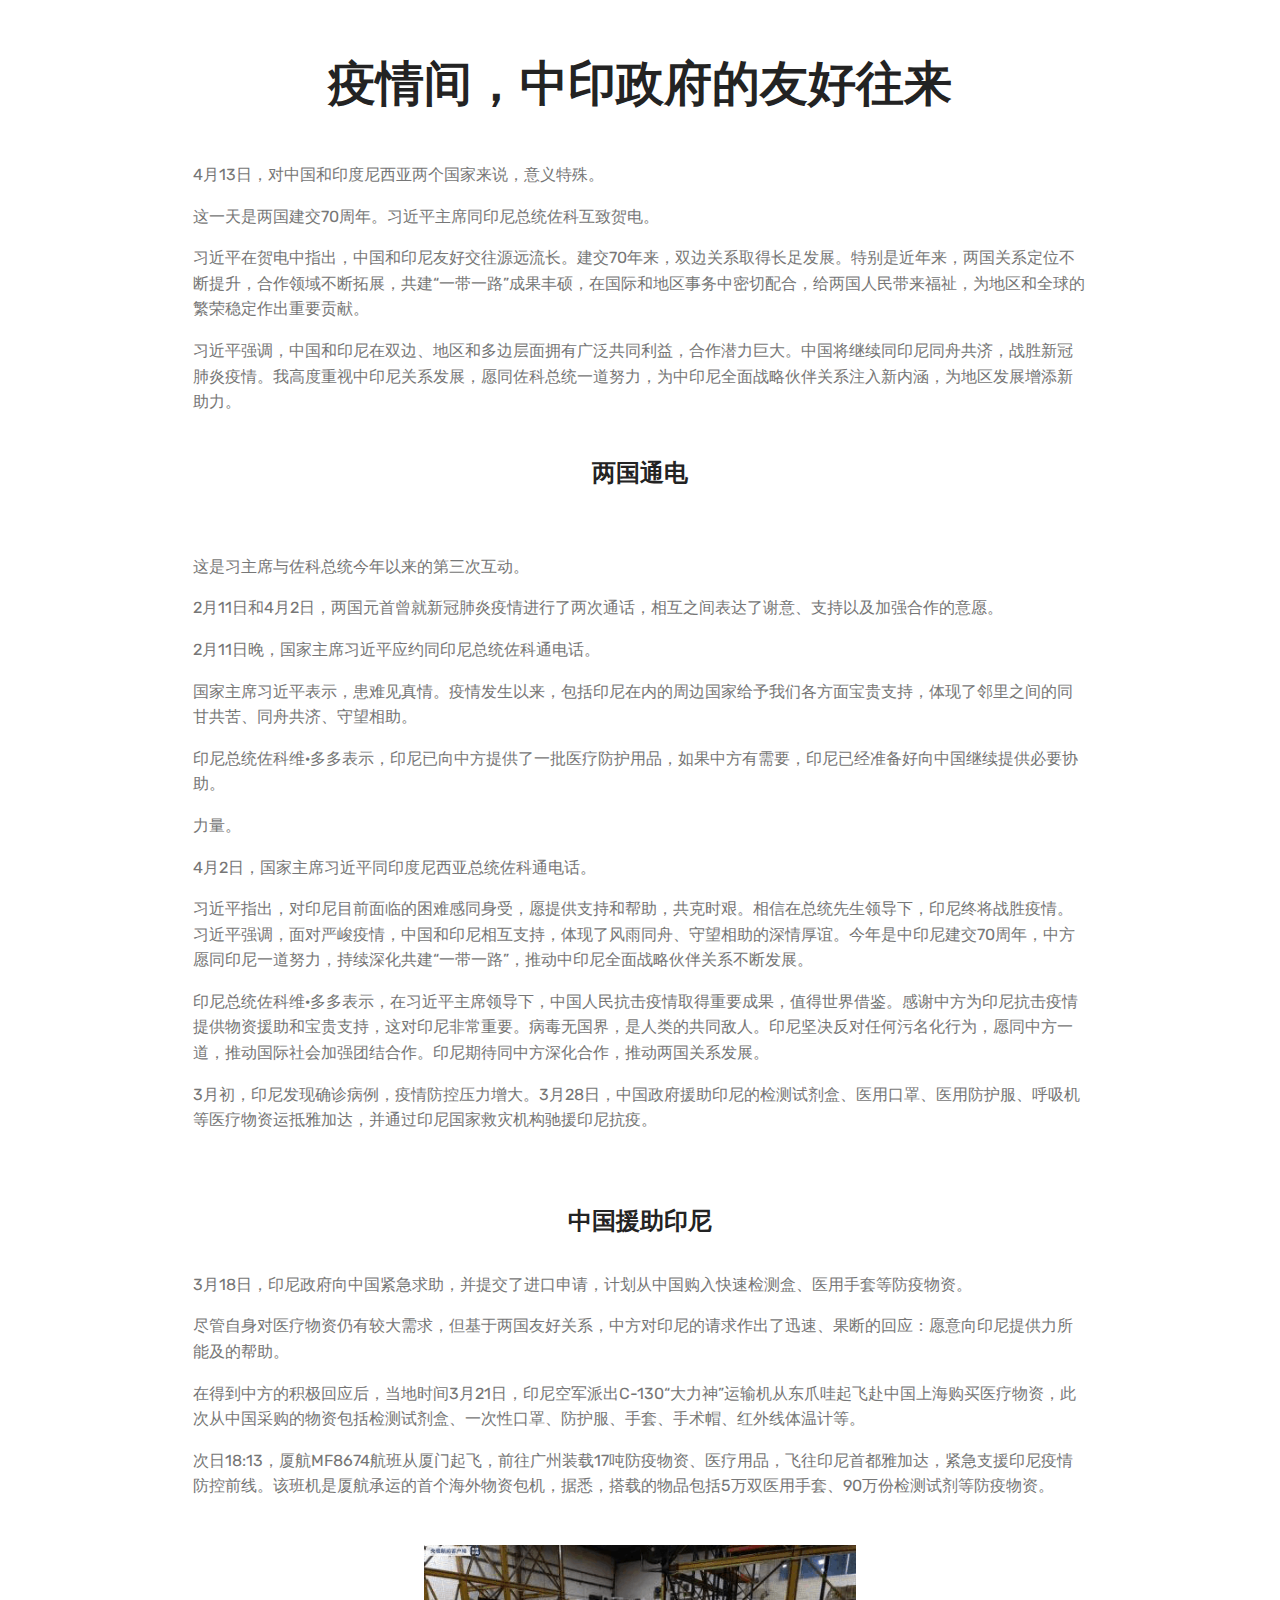
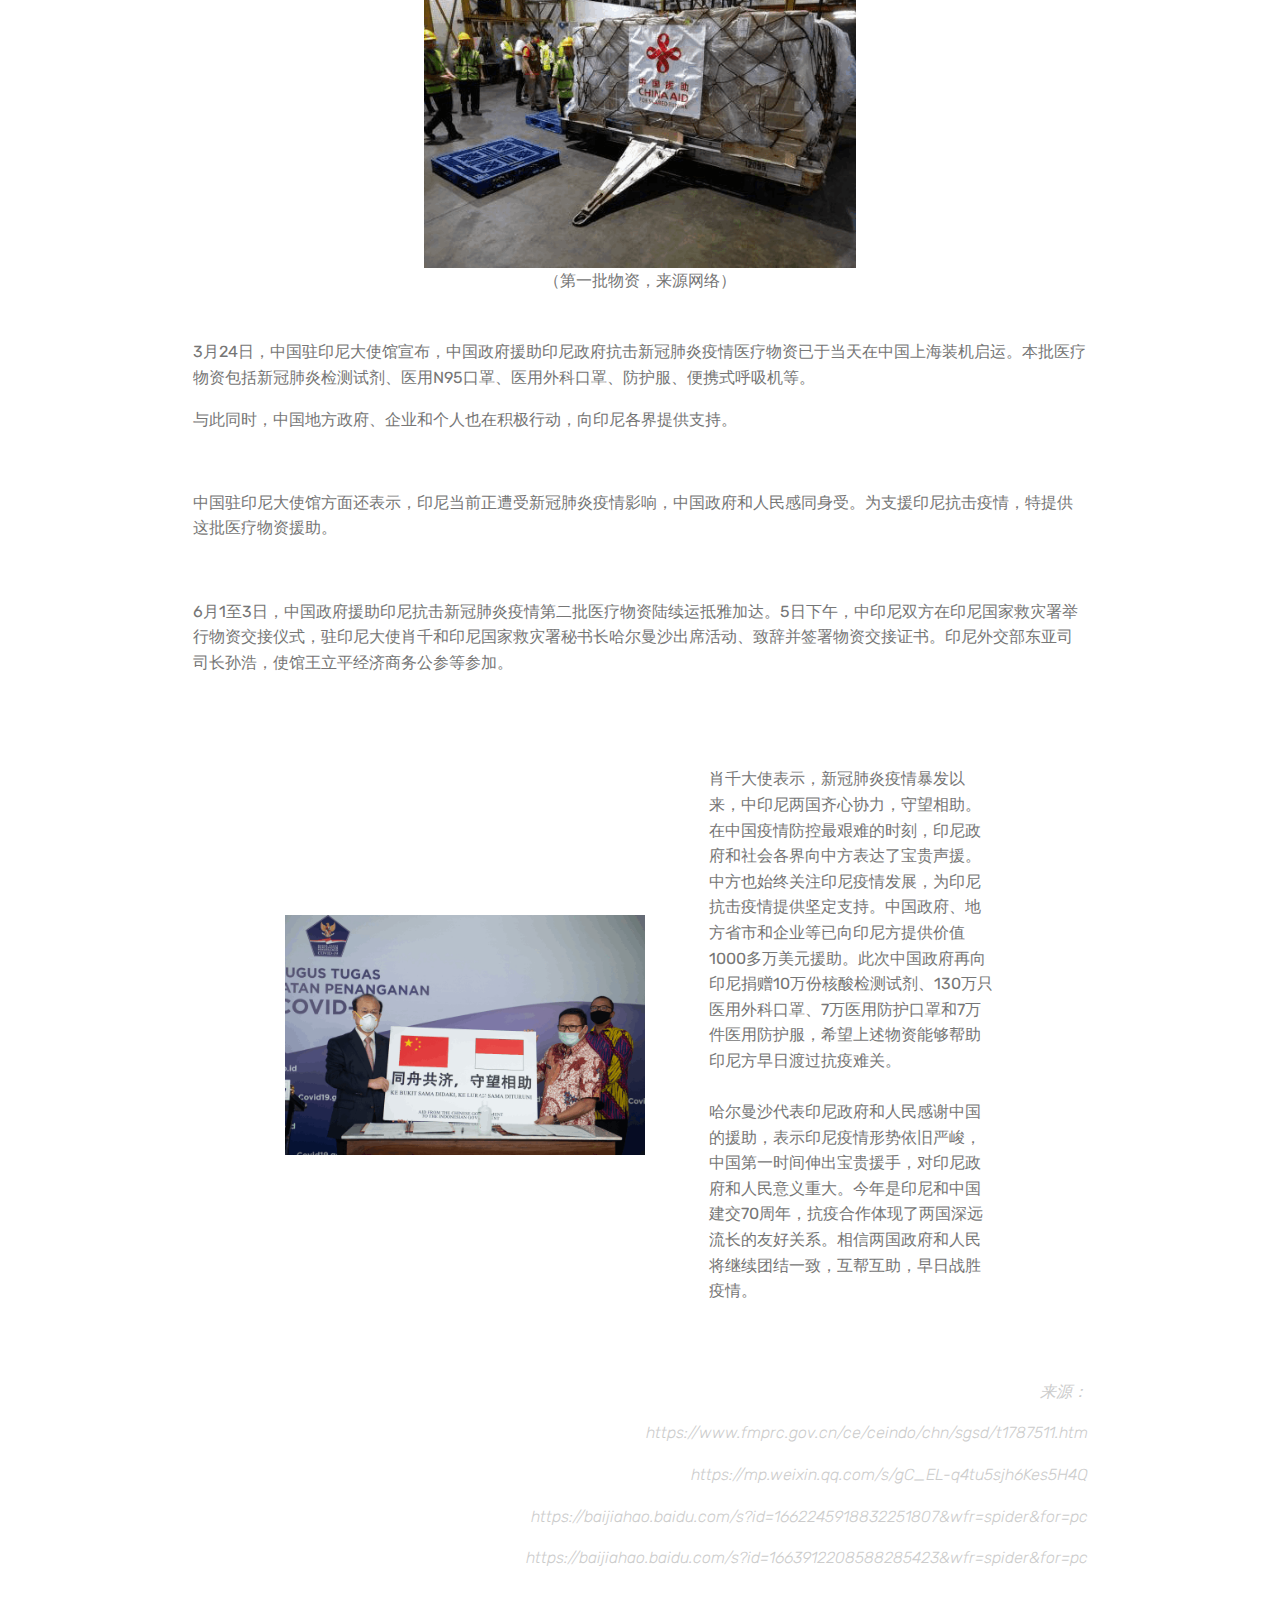
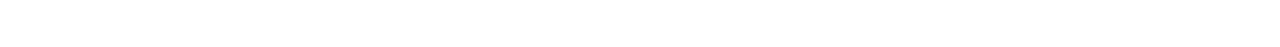
<file: page1.html>
<!DOCTYPE html>
<html  >
<head>
  <!-- Site made with Mobirise Website Builder v4.12.2, https://mobirise.com -->
  <meta charset="UTF-8">
  <meta http-equiv="X-UA-Compatible" content="IE=edge">
  <meta name="generator" content="Mobirise v4.12.2, mobirise.com">
  <meta name="viewport" content="width=device-width, initial-scale=1, minimum-scale=1">
  <link rel="shortcut icon" href="assets/images/logo4.png" type="image/x-icon">
  <meta name="description" content="Website Maker Description">
  
  <title>政府友好往来</title>
  <link rel="stylesheet" href="assets/bootstrap/css/bootstrap.min.css">
  <link rel="stylesheet" href="assets/bootstrap/css/bootstrap-grid.min.css">
  <link rel="stylesheet" href="assets/bootstrap/css/bootstrap-reboot.min.css">
  <link rel="stylesheet" href="assets/facebook-plugin/style.css">
  <link rel="stylesheet" href="assets/tether/tether.min.css">
  <link rel="stylesheet" href="assets/theme/css/style.css">
  <link rel="preload" as="style" href="assets/mobirise/css/mbr-additional.css"><link rel="stylesheet" href="assets/mobirise/css/mbr-additional.css" type="text/css">
  
  
  
</head>
<body>
  <section class="mbr-section content4 cid-s37pVWV7Nd" id="content4-a">

    

    <div class="container">
        <div class="media-container-row">
            <div class="title col-12 col-md-8">
                <h2 class="align-center pb-3 mbr-fonts-style display-2"><strong>
                    疫情间，中印政府的友好往来
                </strong></h2>
                
                
            </div>
        </div>
    </div>
</section>

<section class="engine"><a href="https://mobirise.info/w">html5 templates</a></section><section class="mbr-section article content1 cid-s37q2qRE2r" id="content1-c">
    
     

    <div class="container">
        <div class="media-container-row">
            <div class="mbr-text col-12 mbr-fonts-style display-7 col-md-10"><p>4月13日，对中国和印度尼西亚两个国家来说，意义特殊。
</p><p>
</p><p>这一天是两国建交70周年。习近平主席同印尼总统佐科互致贺电。
</p><p>
</p><p>习近平在贺电中指出，中国和印尼友好交往源远流长。建交70年来，双边关系取得长足发展。特别是近年来，两国关系定位不断提升，合作领域不断拓展，共建“一带一路”成果丰硕，在国际和地区事务中密切配合，给两国人民带来福祉，为地区和全球的繁荣稳定作出重要贡献。
</p><p>
</p><p>习近平强调，中国和印尼在双边、地区和多边层面拥有广泛共同利益，合作潜力巨大。中国将继续同印尼同舟共济，战胜新冠肺炎疫情。我高度重视中印尼关系发展，愿同佐科总统一道努力，为中印尼全面战略伙伴关系注入新内涵，为地区发展增添新助力。</p></div>
        </div>
    </div>
</section>

<section class="mbr-section content4 cid-s37qJRrPN8" id="content4-e">

    

    <div class="container">
        <div class="media-container-row">
            <div class="title col-12 col-md-8">
                <h2 class="align-center pb-3 mbr-fonts-style display-5"><strong>
                    两国通电
                </strong></h2>
                
                
            </div>
        </div>
    </div>
</section>

<section class="mbr-section article content1 cid-s37qKMWIkg" id="content1-f">
    
     

    <div class="container">
        <div class="media-container-row">
            <div class="mbr-text col-12 mbr-fonts-style display-7 col-md-10"><p>这是习主席与佐科总统今年以来的第三次互动。
</p><p>
</p><p>2月11日和4月2日，两国元首曾就新冠肺炎疫情进行了两次通话，相互之间表达了谢意、支持以及加强合作的意愿。
</p><p>
</p><p>2月11日晚，国家主席习近平应约同印尼总统佐科通电话。
</p><p>国家主席习近平表示，患难见真情。疫情发生以来，包括印尼在内的周边国家给予我们各方面宝贵支持，体现了邻里之间的同甘共苦、同舟共济、守望相助。
</p><p>印尼总统佐科维·多多表示，印尼已向中方提供了一批医疗防护用品，如果中方有需要，印尼已经准备好向中国继续提供必要协助。
</p><p>力量。
</p><p>
</p><p>4月2日，国家主席习近平同印度尼西亚总统佐科通电话。
</p><p>
</p><p>习近平指出，对印尼目前面临的困难感同身受，愿提供支持和帮助，共克时艰。相信在总统先生领导下，印尼终将战胜疫情。习近平强调，面对严峻疫情，中国和印尼相互支持，体现了风雨同舟、守望相助的深情厚谊。今年是中印尼建交70周年，中方愿同印尼一道努力，持续深化共建“一带一路”，推动中印尼全面战略伙伴关系不断发展。
</p><p>
</p><p>印尼总统佐科维·多多表示，在习近平主席领导下，中国人民抗击疫情取得重要成果，值得世界借鉴。感谢中方为印尼抗击疫情提供物资援助和宝贵支持，这对印尼非常重要。病毒无国界，是人类的共同敌人。印尼坚决反对任何污名化行为，愿同中方一道，推动国际社会加强团结合作。印尼期待同中方深化合作，推动两国关系发展。
</p><p>
</p><p>3月初，印尼发现确诊病例，疫情防控压力增大。3月28日，中国政府援助印尼的检测试剂盒、医用口罩、医用防护服、呼吸机等医疗物资运抵雅加达，并通过印尼国家救灾机构驰援印尼抗疫。</p></div>
        </div>
    </div>
</section>

<section class="mbr-section content4 cid-s37qLqLsKu" id="content4-g">

    

    <div class="container">
        <div class="media-container-row">
            <div class="title col-12 col-md-8">
                <h2 class="align-center pb-3 mbr-fonts-style display-5"><strong>
                    中国援助印尼</strong></h2>
                
                
            </div>
        </div>
    </div>
</section>

<section class="mbr-section article content1 cid-s37qLPzhqw" id="content1-h">
    
     

    <div class="container">
        <div class="media-container-row">
            <div class="mbr-text col-12 mbr-fonts-style display-7 col-md-10"><p>3月18日，印尼政府向中国紧急求助，并提交了进口申请，计划从中国购入快速检测盒、医用手套等防疫物资。
</p><p>
</p><p>尽管自身对医疗物资仍有较大需求，但基于两国友好关系，中方对印尼的请求作出了迅速、果断的回应：愿意向印尼提供力所能及的帮助。
</p><p>
</p><p>在得到中方的积极回应后，当地时间3月21日，印尼空军派出C-130“大力神”运输机从东爪哇起飞赴中国上海购买医疗物资，此次从中国采购的物资包括检测试剂盒、一次性口罩、防护服、手套、手术帽、红外线体温计等。
</p><p>
</p><p>次日18:13，厦航MF8674航班从厦门起飞，前往广州装载17吨防疫物资、医疗用品，飞往印尼首都雅加达，紧急支援印尼疫情防控前线。该班机是厦航承运的首个海外物资包机，据悉，搭载的物品包括5万双医用手套、90万份检测试剂等防疫物资。</p></div>
        </div>
    </div>
</section>

<section class="cid-s37qQ4WXOP" id="image1-i">

    

    <figure class="mbr-figure container">
        <div class="image-block" style="width: 39%;">
            <img src="assets/images/1-480x358.png" width="1400" alt="Mobirise" title="">
            
        </div>
    </figure>
</section>

<section class="mbr-section article content1 cid-s37qRtJImg" id="content1-j">
    
     

    <div class="container">
        <div class="media-container-row">
            <div class="mbr-text col-12 mbr-fonts-style display-7 col-md-8"><p>（第一批物资，来源网络）</p></div>
        </div>
    </div>
</section>

<section class="mbr-section article content1 cid-s37qTK51hN" id="content1-l">
    
     

    <div class="container">
        <div class="media-container-row">
            <div class="mbr-text col-12 mbr-fonts-style display-7 col-md-10"><p>3月24日，中国驻印尼大使馆宣布，中国政府援助印尼政府抗击新冠肺炎疫情医疗物资已于当天在中国上海装机启运。本批医疗物资包括新冠肺炎检测试剂、医用N95口罩、医用外科口罩、防护服、便携式呼吸机等。
</p><p>
</p><p>与此同时，中国地方政府、企业和个人也在积极行动，向印尼各界提供支持。
</p><p><br></p><p>中国驻印尼大使馆方面还表示，印尼当前正遭受新冠肺炎疫情影响，中国政府和人民感同身受。为支援印尼抗击疫情，特提供这批医疗物资援助。
</p><p><br></p><p>6月1至3日，中国政府援助印尼抗击新冠肺炎疫情第二批医疗物资陆续运抵雅加达。5日下午，中印尼双方在印尼国家救灾署举行物资交接仪式，驻印尼大使肖千和印尼国家救灾署秘书长哈尔曼沙出席活动、致辞并签署物资交接证书。印尼外交部东亚司司长孙浩，使馆王立平经济商务公参等参加。</p></div>
        </div>
    </div>
</section>

<section class="mbr-section content6 cid-s37qSlnCRr" id="content6-k">
    
     
    
    <div class="container">
        <div class="media-container-row">
            <div class="col-12 col-md-8">
                <div class="media-container-row">
                    <div class="mbr-figure" style="width: 135%;">
                      <img src="assets/images/2-436x290.png" alt="Mobirise" title="">  
                    </div>
                    <div class="media-content">
                        <div class="mbr-section-text">
                            <p class="mbr-text mb-0 mbr-fonts-style display-7">肖千大使表示，新冠肺炎疫情暴发以来，中印尼两国齐心协力，守望相助。在中国疫情防控最艰难的时刻，印尼政府和社会各界向中方表达了宝贵声援。中方也始终关注印尼疫情发展，为印尼抗击疫情提供坚定支持。中国政府、地方省市和企业等已向印尼方提供价值1000多万美元援助。此次中国政府再向印尼捐赠10万份核酸检测试剂、130万只医用外科口罩、7万医用防护口罩和7万件医用防护服，希望上述物资能够帮助印尼方早日渡过抗疫难关。
<br>
<br>哈尔曼沙代表印尼政府和人民感谢中国的援助，表示印尼疫情形势依旧严峻，中国第一时间伸出宝贵援手，对印尼政府和人民意义重大。今年是印尼和中国建交70周年，抗疫合作体现了两国深远流长的友好关系。相信两国政府和人民将继续团结一致，互帮互助，早日战胜疫情。</p>
                        </div>
                    </div>
                </div>
            </div>
        </div>
    </div>
</section>

<section class="mbr-section article content1 cid-s37trVzPCK" id="content1-m">
    
     

    <div class="container">
        <div class="media-container-row">
            <div class="mbr-text col-12 mbr-fonts-style display-4 col-md-10"><p><em>来源：</em></p><p><em>https://www.fmprc.gov.cn/ce/ceindo/chn/sgsd/t1787511.htm
</em></p><p><em>https://mp.weixin.qq.com/s/gC_EL-q4tu5sjh6Kes5H4Q
</em></p><p><em>https://baijiahao.baidu.com/s?id=1662245918832251807&amp;wfr=spider&amp;for=pc
</em></p><p><em>https://baijiahao.baidu.com/s?id=1663912208588285423&amp;wfr=spider&amp;for=pc</em></p></div>
        </div>
    </div>
</section>


  <script src="assets/web/assets/jquery/jquery.min.js"></script>
  <script src="assets/popper/popper.min.js"></script>
  <script src="assets/bootstrap/js/bootstrap.min.js"></script>
  <script src="https://connect.facebook.net/en_US/sdk.js#xfbml=1&version=v2.5"></script>
  <script src="https://apis.google.com/js/plusone.js"></script>
  <script src="assets/facebook-plugin/facebook-script.js"></script>
  <script src="assets/tether/tether.min.js"></script>
  <script src="assets/smoothscroll/smooth-scroll.js"></script>
  <script src="assets/theme/js/script.js"></script>
  
  
</body>
</html>
</file>
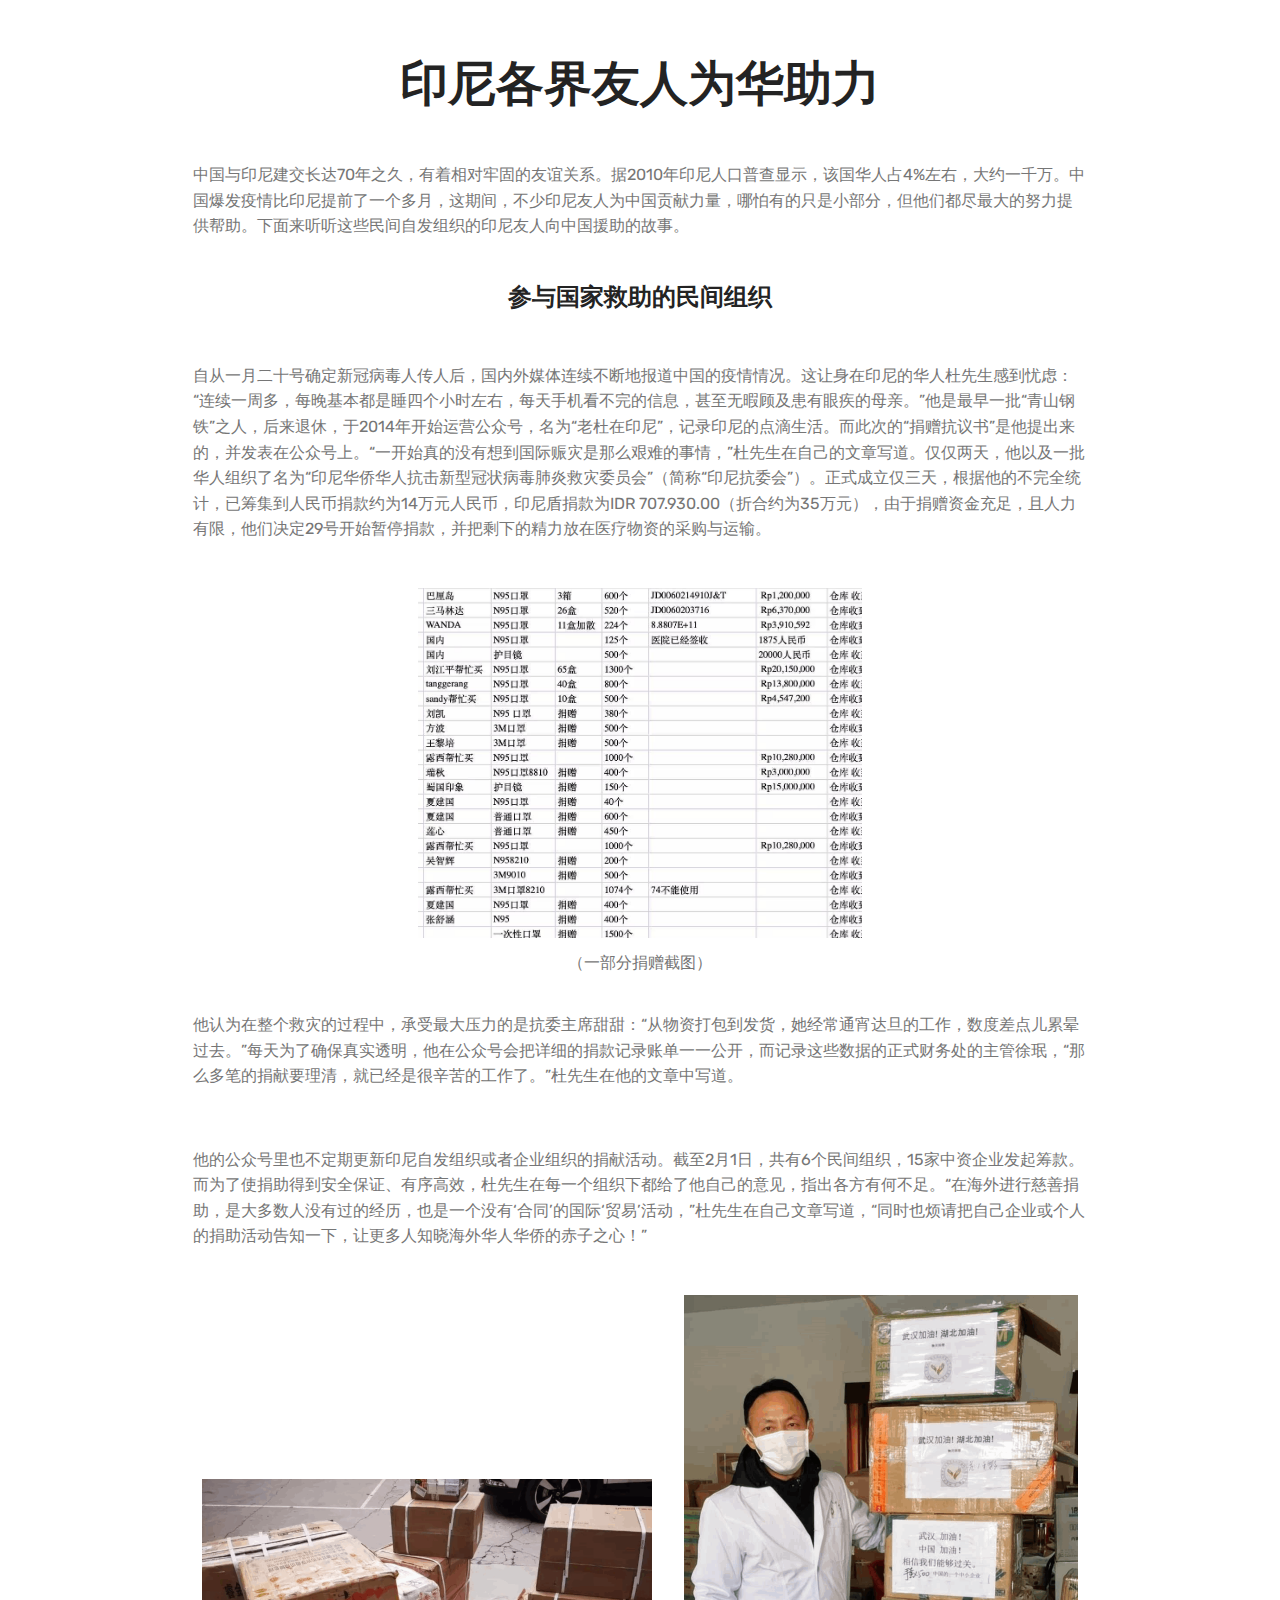
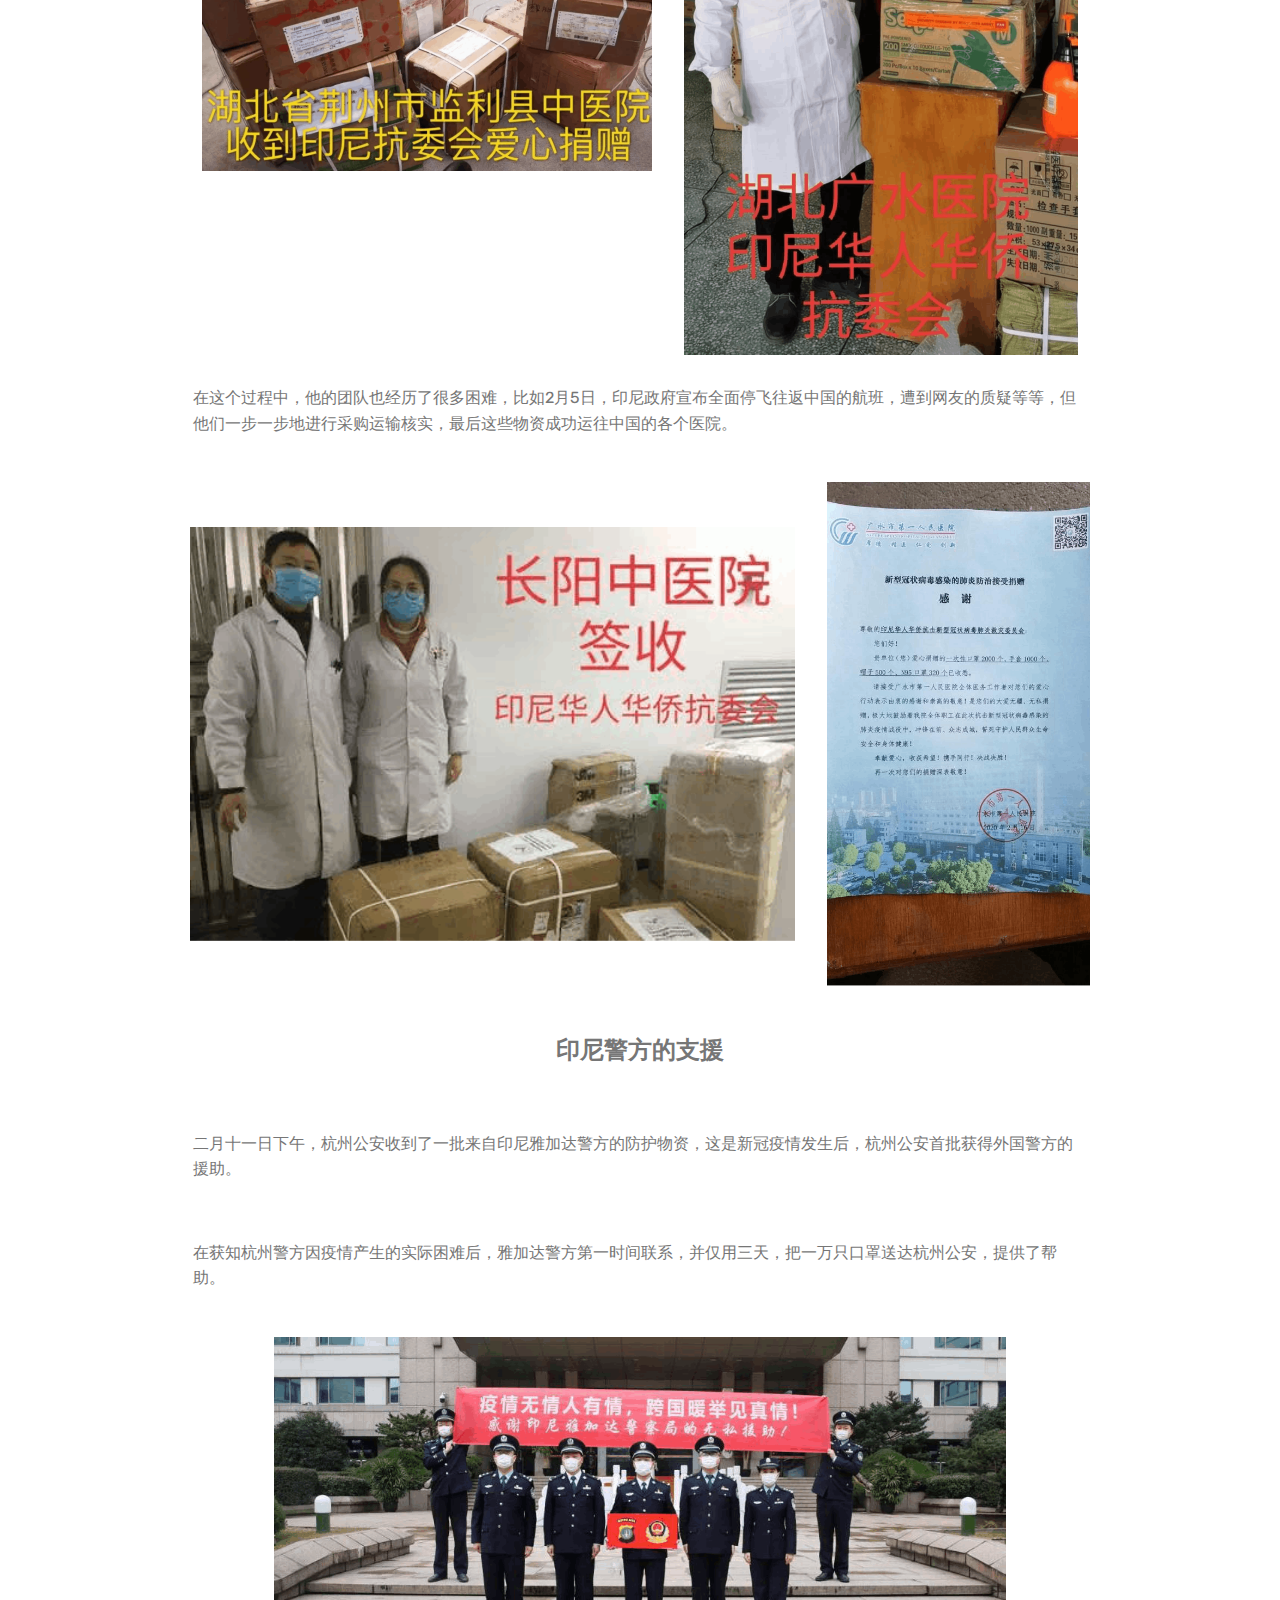
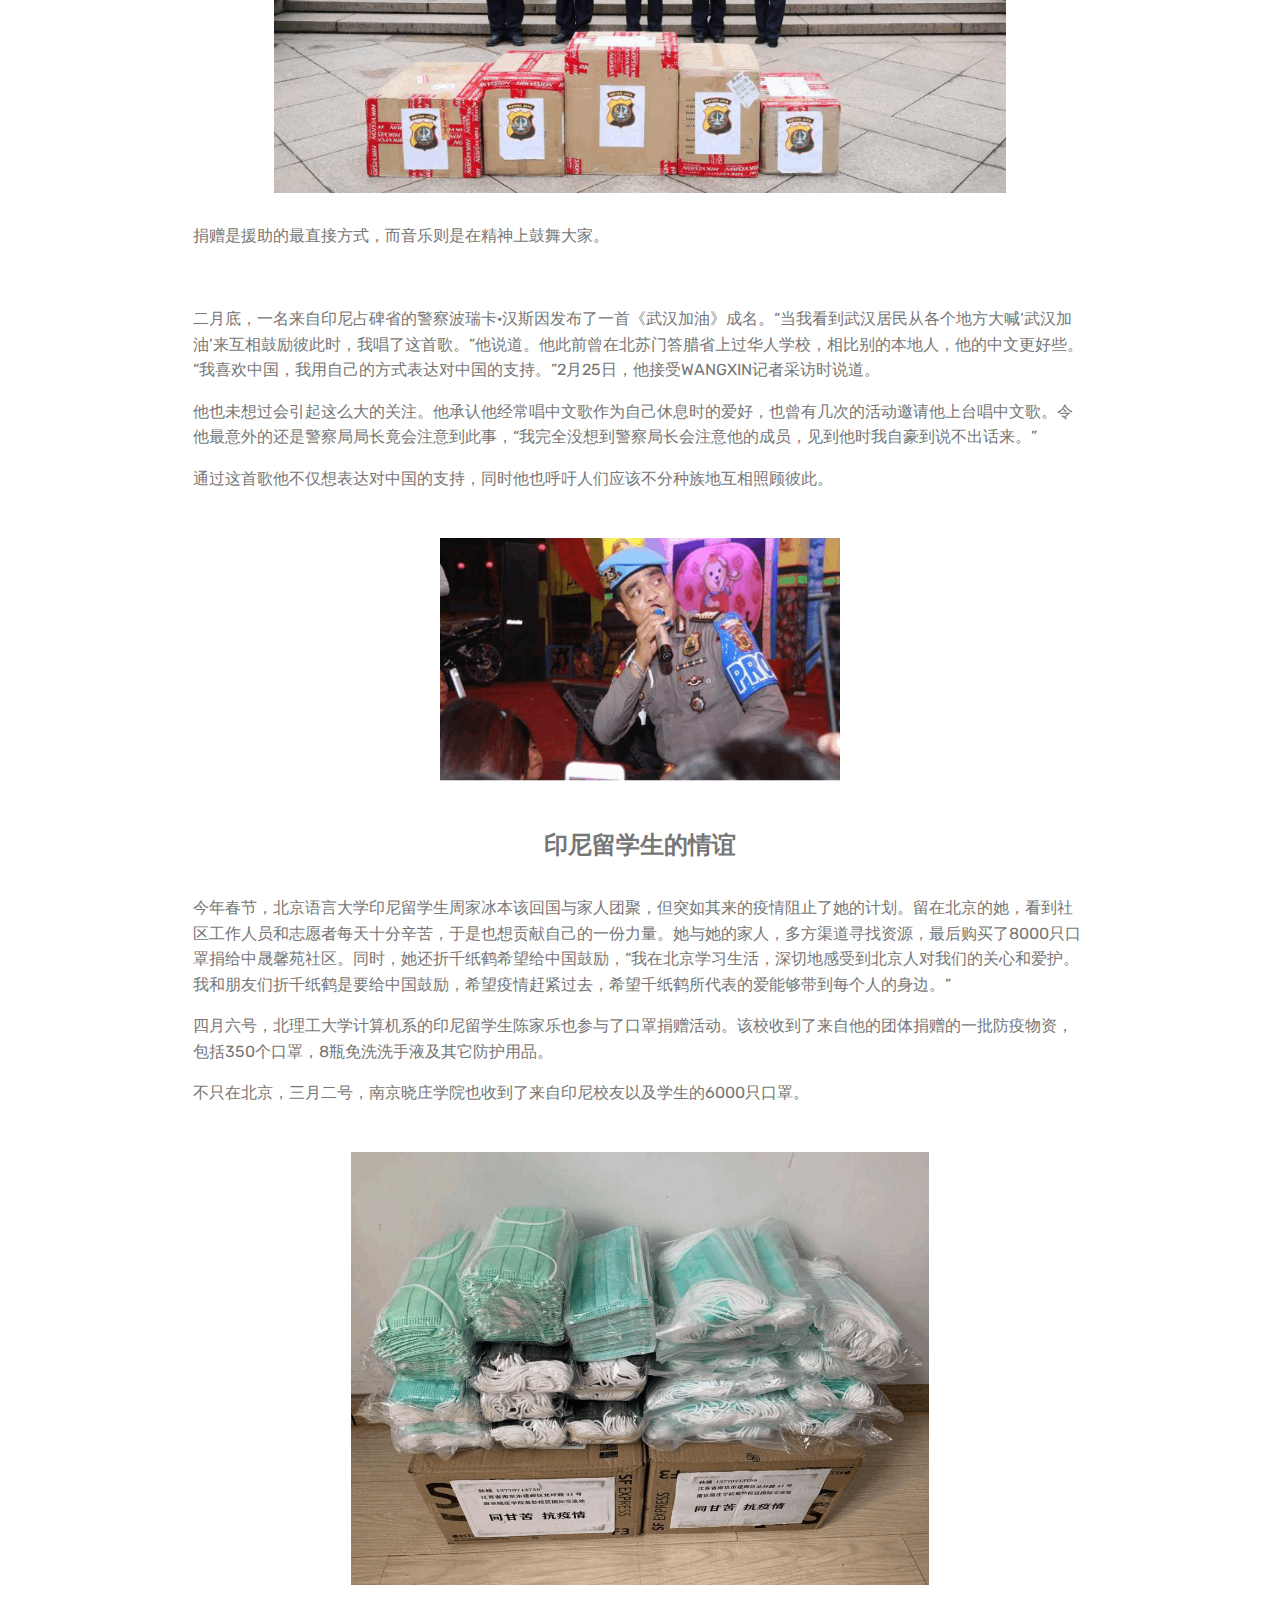
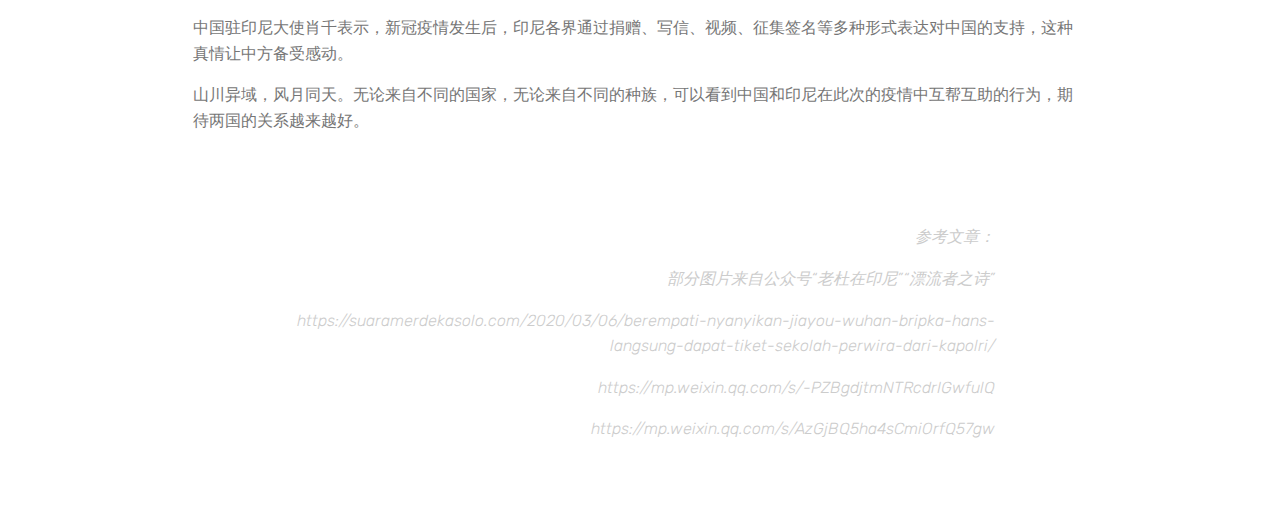
<file: page2.html>
<!DOCTYPE html>
<html  >
<head>
  <!-- Site made with Mobirise Website Builder v4.12.2, https://mobirise.com -->
  <meta charset="UTF-8">
  <meta http-equiv="X-UA-Compatible" content="IE=edge">
  <meta name="generator" content="Mobirise v4.12.2, mobirise.com">
  <meta name="viewport" content="width=device-width, initial-scale=1, minimum-scale=1">
  <link rel="shortcut icon" href="assets/images/logo4.png" type="image/x-icon">
  <meta name="description" content="Web Page Creator Description">
  
  <title>印尼各界友人为华助力</title>
  <link rel="stylesheet" href="assets/bootstrap/css/bootstrap.min.css">
  <link rel="stylesheet" href="assets/bootstrap/css/bootstrap-grid.min.css">
  <link rel="stylesheet" href="assets/bootstrap/css/bootstrap-reboot.min.css">
  <link rel="stylesheet" href="assets/facebook-plugin/style.css">
  <link rel="stylesheet" href="assets/tether/tether.min.css">
  <link rel="stylesheet" href="assets/theme/css/style.css">
  <link rel="preload" as="style" href="assets/mobirise/css/mbr-additional.css"><link rel="stylesheet" href="assets/mobirise/css/mbr-additional.css" type="text/css">
  
  
  
</head>
<body>
  <section class="mbr-section content4 cid-s37CaDyUYD" id="content4-v">

    

    <div class="container">
        <div class="media-container-row">
            <div class="title col-12 col-md-8">
                <h2 class="align-center pb-3 mbr-fonts-style display-2"><strong>
                    印尼各界友人为华助力
                </strong></h2>
                
                
            </div>
        </div>
    </div>
</section>

<section class="engine"><a href="https://mobirise.info/o">free portfolio web templates</a></section><section class="mbr-section article content1 cid-s37CaOSoUL" id="content1-w">
    
     

    <div class="container">
        <div class="media-container-row">
            <div class="mbr-text col-12 mbr-fonts-style display-7 col-md-10"><p>中国与印尼建交长达70年之久，有着相对牢固的友谊关系。据2010年印尼人口普查显示，该国华人占4%左右，大约一千万。中国爆发疫情比印尼提前了一个多月，这期间，不少印尼友人为中国贡献力量，哪怕有的只是小部分，但他们都尽最大的努力提供帮助。下面来听听这些民间自发组织的印尼友人向中国援助的故事。</p></div>
        </div>
    </div>
</section>

<section class="mbr-section content4 cid-s37CuwnNBD" id="content4-z">

    

    <div class="container">
        <div class="media-container-row">
            <div class="title col-12 col-md-8">
                <h2 class="align-center pb-3 mbr-fonts-style display-5"><strong>参与国家救助的民间组织
                </strong></h2>
                
                
            </div>
        </div>
    </div>
</section>

<section class="mbr-section article content1 cid-s37CvjkYWG" id="content1-10">
    
     

    <div class="container">
        <div class="media-container-row">
            <div class="mbr-text col-12 mbr-fonts-style display-7 col-md-10"><p>自从一月二十号确定新冠病毒人传人后，国内外媒体连续不断地报道中国的疫情情况。这让身在印尼的华人杜先生感到忧虑：“连续一周多，每晚基本都是睡四个小时左右，每天手机看不完的信息，甚至无暇顾及患有眼疾的母亲。”他是最早一批“青山钢铁”之人，后来退休，于2014年开始运营公众号，名为“老杜在印尼”，记录印尼的点滴生活。而此次的“捐赠抗议书”是他提出来的，并发表在公众号上。“一开始真的没有想到国际赈灾是那么艰难的事情，”杜先生在自己的文章写道。仅仅两天，他以及一批华人组织了名为“印尼华侨华人抗击新型冠状病毒肺炎救灾委员会”（简称“印尼抗委会”）。正式成立仅三天，根据他的不完全统计，已筹集到人民币捐款约为14万元人民币，印尼盾捐款为IDR 707.930.00（折合约为35万元），由于捐赠资金充足，且人力有限，他们决定29号开始暂停捐款，并把剩下的精力放在医疗物资的采购与运输。</p></div>
        </div>
    </div>
</section>

<section class="cid-s37CdSGxt3" id="image1-x">

    

    <figure class="mbr-figure container">
        <div class="image-block" style="width: 40%;">
            <img src="assets/images/3-1025x809.png" width="1400" alt="Mobirise" title="">
            
        </div>
    </figure>
</section>

<section class="mbr-section content4 cid-s37Ct5VACX" id="content4-y">

    

    <div class="container">
        <div class="media-container-row">
            <div class="title col-12 col-md-8">
                
                <h3 class="mbr-section-subtitle align-center mbr-light mbr-fonts-style display-4">
                    （一部分捐赠截图）</h3>
                
            </div>
        </div>
    </div>
</section>

<section class="mbr-section article content1 cid-s37D6uyUGu" id="content1-12">
    
     

    <div class="container">
        <div class="media-container-row">
            <div class="mbr-text col-12 mbr-fonts-style display-7 col-md-10"><p>他认为在整个救灾的过程中，承受最大压力的是抗委主席甜甜：“从物资打包到发货，她经常通宵达旦的工作，数度差点儿累晕过去。”每天为了确保真实透明，他在公众号会把详细的捐款记录账单一一公开，而记录这些数据的正式财务处的主管徐珉，“那么多笔的捐献要理清，就已经是很辛苦的工作了。”杜先生在他的文章中写道。</p><p><br></p><p>
</p><p>他的公众号里也不定期更新印尼自发组织或者企业组织的捐献活动。截至2月1日，共有6个民间组织，15家中资企业发起筹款。而为了使捐助得到安全保证、有序高效，杜先生在每一个组织下都给了他自己的意见，指出各方有何不足。“在海外进行慈善捐助，是大多数人没有过的经历，也是一个没有‘合同’的国际‘贸易’活动，”杜先生在自己文章写道，“同时也烦请把自己企业或个人的捐助活动告知一下，让更多人知晓海外华人华侨的赤子之心！”</p></div>
        </div>
    </div>
</section>

<section class="cid-s37E9ZlZyn" id="image4-15">
    <!-- Block parameters controls (Blue "Gear" panel) -->
    
    <!-- End block parameters -->
    <div class="container images-container">
            <div class="media-container-row" style="width: 79%;">
                <div class="img-item item1" style="width: 118%;">
                    <img src="assets/images/4-900x584.png" alt="" title="">
                    
                </div>
                <div class="img-item">
                    <img src="assets/images/6-788x1320.png" alt="" title="">
                    
                </div>
            </div>
    </div>
</section>

<section class="mbr-section article content1 cid-s37EtVig2a" id="content1-16">
    
     

    <div class="container">
        <div class="media-container-row">
            <div class="mbr-text col-12 mbr-fonts-style display-7 col-md-10"><p>在这个过程中，他的团队也经历了很多困难，比如2月5日，印尼政府宣布全面停飞往返中国的航班，遭到网友的质疑等等，但他们一步一步地进行采购运输核实，最后这些物资成功运往中国的各个医院。</p></div>
        </div>
    </div>
</section>

<section class="cid-s37E0NMnTZ" id="image4-14">
    <!-- Block parameters controls (Blue "Gear" panel) -->
    
    <!-- End block parameters -->
    <div class="container images-container">
            <div class="media-container-row" style="width: 81%;">
                <div class="img-item item1" style="width: 234%;">
                    <img src="assets/images/7-507x348.png" alt="" title="">
                    
                </div>
                <div class="img-item">
                    <img src="assets/images/5-482x926.png" alt="" title="">
                    
                </div>
            </div>
    </div>
</section>

<section class="mbr-section article content1 cid-s37ESRg9aJ" id="content1-17">
    
     

    <div class="container">
        <div class="media-container-row">
            <div class="mbr-text col-12 mbr-fonts-style display-5 col-md-8"><p><strong>印尼警方的支援</strong></p></div>
        </div>
    </div>
</section>

<section class="mbr-section article content1 cid-s37F4104dz" id="content1-18">
    
     

    <div class="container">
        <div class="media-container-row">
            <div class="mbr-text col-12 mbr-fonts-style display-7 col-md-10"><p>二月十一日下午，杭州公安收到了一批来自印尼雅加达警方的防护物资，这是新冠疫情发生后，杭州公安首批获得外国警方的援助。
</p><p><br></p><p>在获知杭州警方因疫情产生的实际困难后，雅加达警方第一时间联系，并仅用三天，把一万只口罩送达杭州公安，提供了帮助。</p></div>
        </div>
    </div>
</section>

<section class="cid-s37Fi9MZYD" id="image1-19">

    

    <figure class="mbr-figure container">
        <div class="image-block" style="width: 66%;">
            <img src="assets/images/8-975x607.png" width="1400" alt="Mobirise" title="">
            
        </div>
    </figure>
</section>

<section class="mbr-section article content1 cid-s37FriYVTJ" id="content1-1a">
    
     

    <div class="container">
        <div class="media-container-row">
            <div class="mbr-text col-12 mbr-fonts-style display-7 col-md-10"><p>捐赠是援助的最直接方式，而音乐则是在精神上鼓舞大家。
</p><p><br></p><p>二月底，一名来自印尼占碑省的警察波瑞卡·汉斯因发布了一首《武汉加油》成名。“当我看到武汉居民从各个地方大喊‘武汉加油’来互相鼓励彼此时，我唱了这首歌。”他说道。他此前曾在北苏门答腊省上过华人学校，相比别的本地人，他的中文更好些。“我喜欢中国，我用自己的方式表达对中国的支持。”2月25日，他接受WANGXIN记者采访时说道。
</p><p>
</p><p>他也未想过会引起这么大的关注。他承认他经常唱中文歌作为自己休息时的爱好，也曾有几次的活动邀请他上台唱中文歌。令他最意外的还是警察局局长竟会注意到此事，“我完全没想到警察局长会注意他的成员，见到他时我自豪到说不出话来。”
</p><p>
</p><p>通过这首歌他不仅想表达对中国的支持，同时他也呼吁人们应该不分种族地互相照顾彼此。</p></div>
        </div>
    </div>
</section>

<section class="cid-s37FIVmioI" id="image1-1c">

    

    <figure class="mbr-figure container">
        <div class="image-block" style="width: 36%;">
            <img src="assets/images/9-696x423.png" width="1400" alt="Mobirise" title="">
            
        </div>
    </figure>
</section>

<section class="mbr-section article content1 cid-s37FHvvPQL" id="content1-1b">
    
     

    <div class="container">
        <div class="media-container-row">
            <div class="mbr-text col-12 mbr-fonts-style display-5 col-md-8"><p><strong>印尼留学生的情谊</strong></p></div>
        </div>
    </div>
</section>

<section class="mbr-section article content1 cid-s37G0kwVzi" id="content1-1d">
    
     

    <div class="container">
        <div class="media-container-row">
            <div class="mbr-text col-12 mbr-fonts-style display-7 col-md-10"><p>今年春节，北京语言大学印尼留学生周家冰本该回国与家人团聚，但突如其来的疫情阻止了她的计划。留在北京的她，看到社区工作人员和志愿者每天十分辛苦，于是也想贡献自己的一份力量。她与她的家人，多方渠道寻找资源，最后购买了8000只口罩捐给中晟馨苑社区。同时，她还折千纸鹤希望给中国鼓励，“我在北京学习生活，深切地感受到北京人对我们的关心和爱护。我和朋友们折千纸鹤是要给中国鼓励，希望疫情赶紧过去，希望千纸鹤所代表的爱能够带到每个人的身边。”
</p><p>四月六号，北理工大学计算机系的印尼留学生陈家乐也参与了口罩捐赠活动。该校收到了来自他的团体捐赠的一批防疫物资，包括350个口罩，8瓶免洗洗手液及其它防护用品。
</p><p>不只在北京，三月二号，南京晓庄学院也收到了来自印尼校友以及学生的6000只口罩。</p></div>
        </div>
    </div>
</section>

<section class="cid-s37GBvvsDr" id="image1-1e">

    

    <figure class="mbr-figure container">
        <div class="image-block" style="width: 52%;">
            <img src="assets/images/10-1049x787.png" width="1400" alt="Mobirise" title="">
            
        </div>
    </figure>
</section>

<section class="mbr-section article content1 cid-s37GGvIOcX" id="content1-1f">
    
     

    <div class="container">
        <div class="media-container-row">
            <div class="mbr-text col-12 mbr-fonts-style display-7 col-md-10"><p>中国驻印尼大使肖千表示，新冠疫情发生后，印尼各界通过捐赠、写信、视频、征集签名等多种形式表达对中国的支持，这种真情让中方备受感动。
</p><p>山川异域，风月同天。无论来自不同的国家，无论来自不同的种族，可以看到中国和印尼在此次的疫情中互帮互助的行为，期待两国的关系越来越好。</p></div>
        </div>
    </div>
</section>

<section class="mbr-section article content1 cid-s37GUjzzy7" id="content1-1g">
    
     

    <div class="container">
        <div class="media-container-row">
            <div class="mbr-text col-12 mbr-fonts-style display-4 col-md-8"><p><em>参考文章：
</em></p><p><em>部分图片来自公众号“老杜在印尼”“漂流者之诗”
</em></p><p><em>https://suaramerdekasolo.com/2020/03/06/berempati-nyanyikan-jiayou-wuhan-bripka-hans-langsung-dapat-tiket-sekolah-perwira-dari-kapolri/
</em></p><p><em>https://mp.weixin.qq.com/s/-PZBgdjtmNTRcdrIGwfulQ
</em></p><p><em>https://mp.weixin.qq.com/s/AzGjBQ5ha4sCmiOrfQ57gw</em></p></div>
        </div>
    </div>
</section>


  <script src="assets/web/assets/jquery/jquery.min.js"></script>
  <script src="assets/popper/popper.min.js"></script>
  <script src="assets/bootstrap/js/bootstrap.min.js"></script>
  <script src="https://connect.facebook.net/en_US/sdk.js#xfbml=1&version=v2.5"></script>
  <script src="https://apis.google.com/js/plusone.js"></script>
  <script src="assets/facebook-plugin/facebook-script.js"></script>
  <script src="assets/tether/tether.min.js"></script>
  <script src="assets/smoothscroll/smooth-scroll.js"></script>
  <script src="assets/theme/js/script.js"></script>
  
  
</body>
</html>
</file>
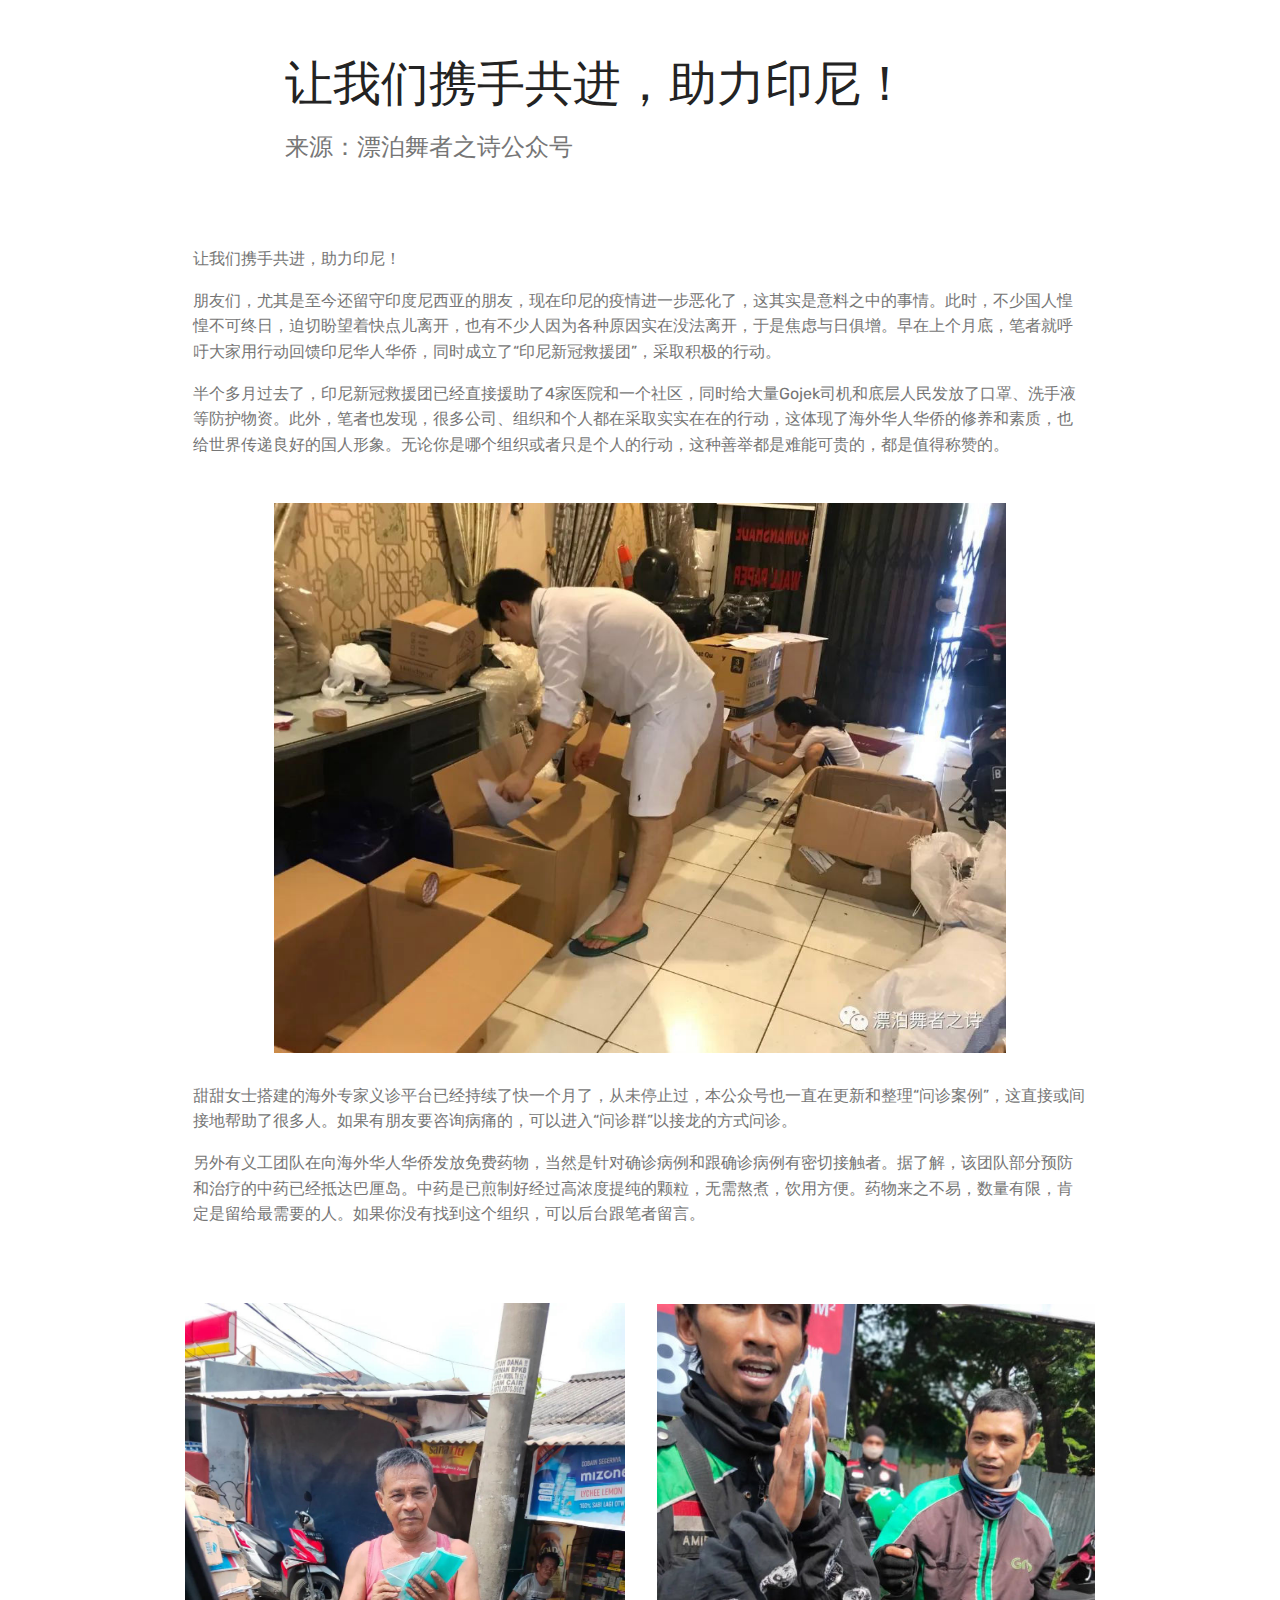
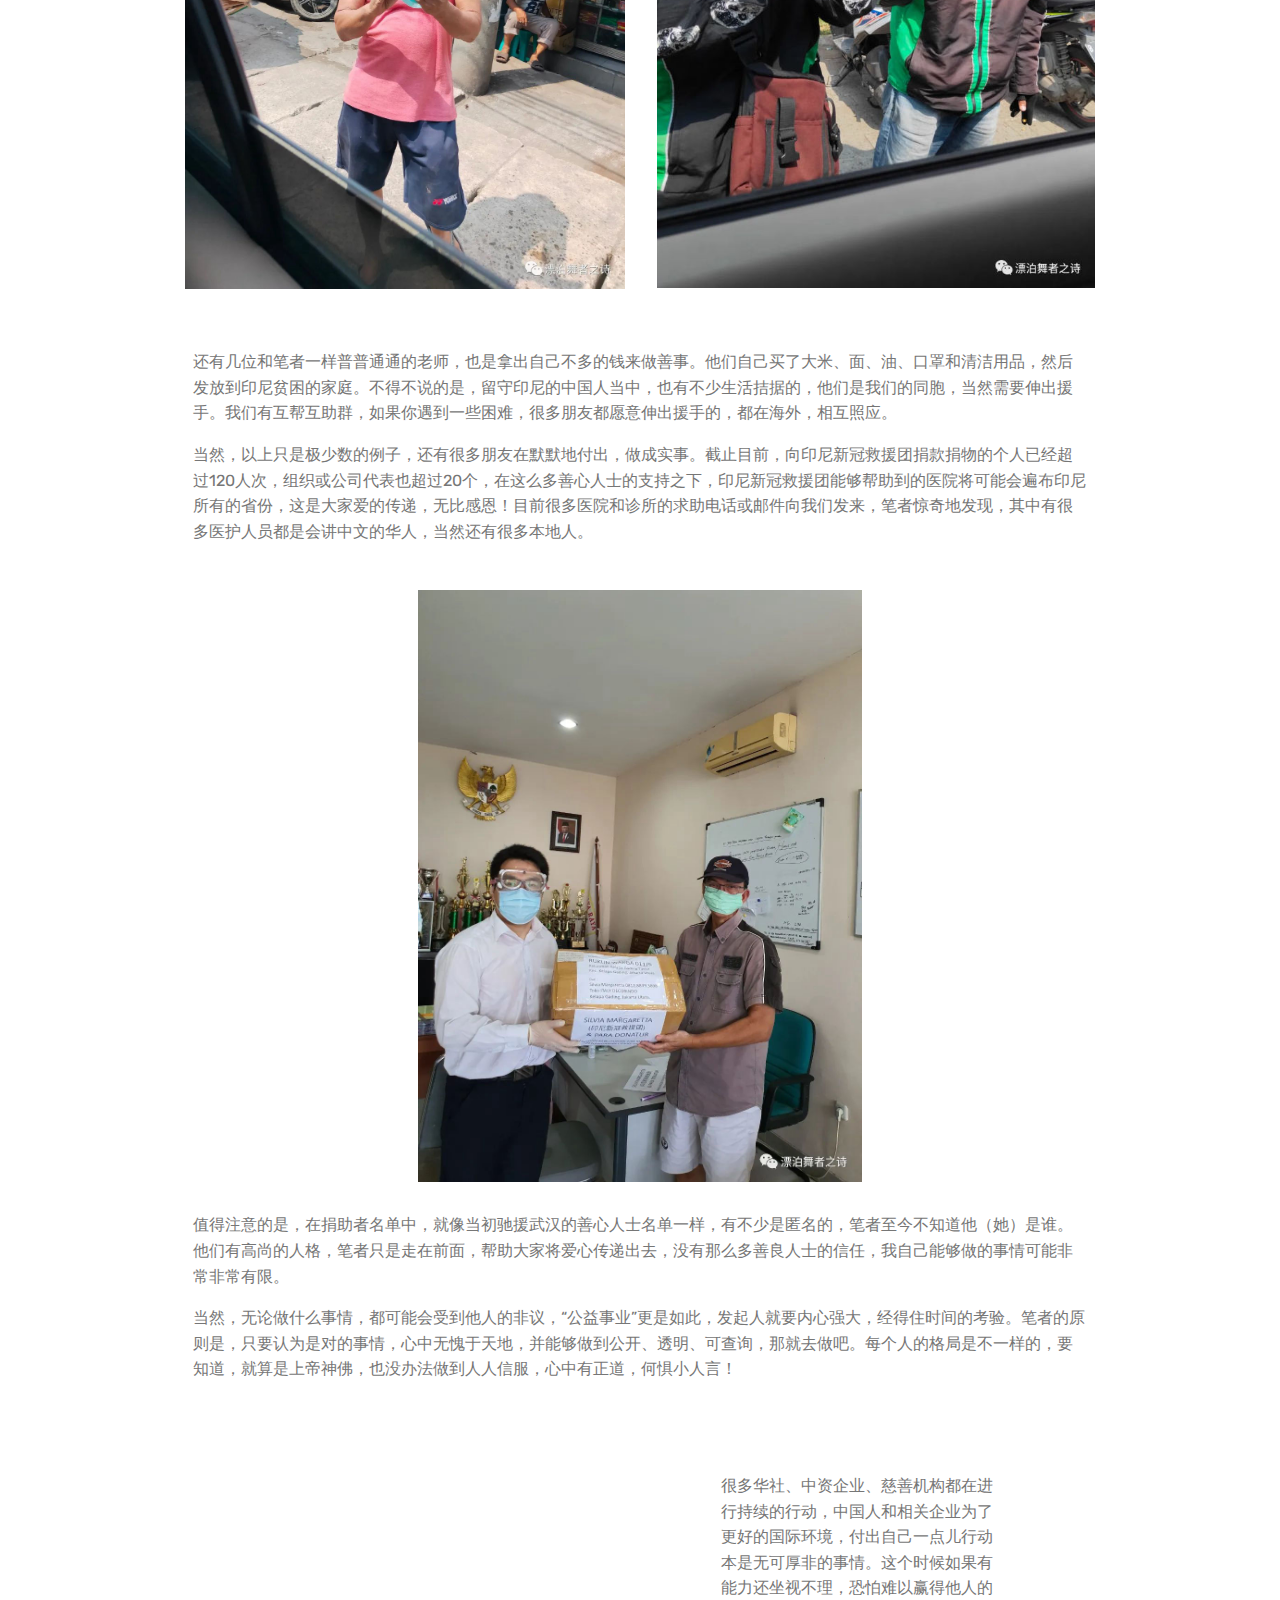
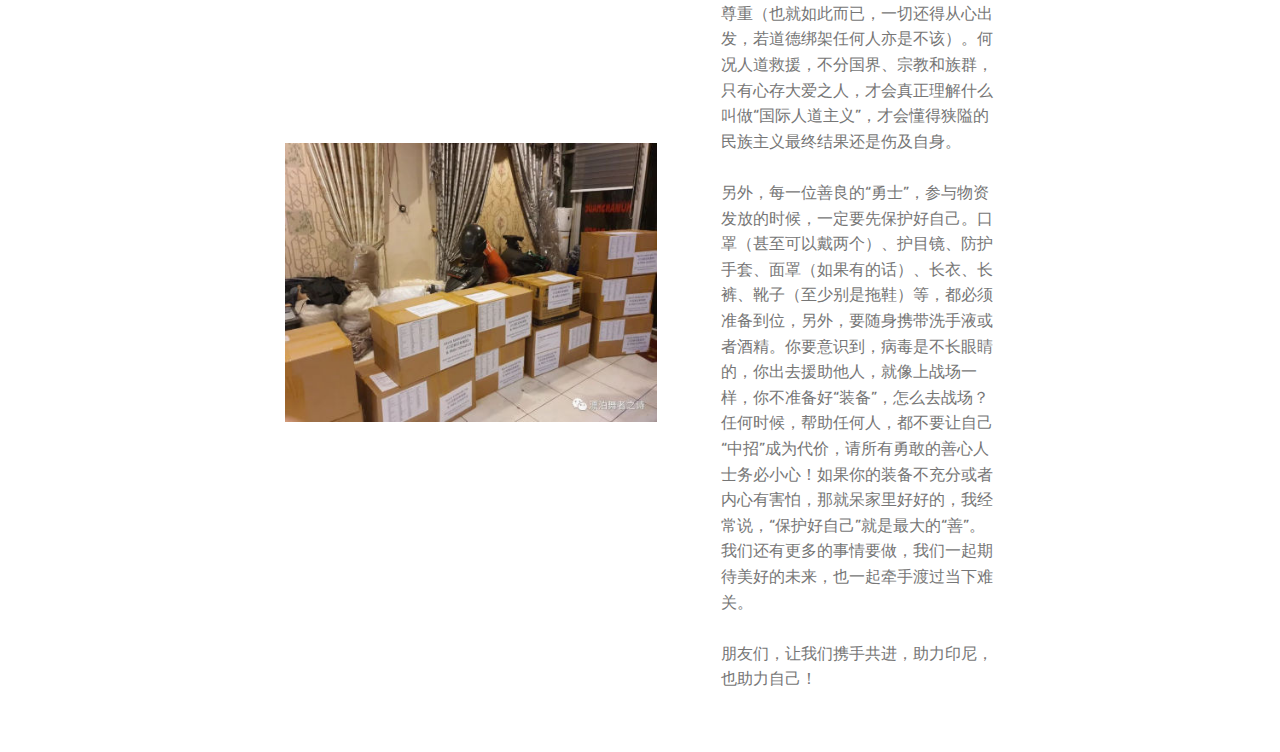
<file: page3.html>
<!DOCTYPE html>
<html  >
<head>
  <!-- Site made with Mobirise Website Builder v4.12.2, https://mobirise.com -->
  <meta charset="UTF-8">
  <meta http-equiv="X-UA-Compatible" content="IE=edge">
  <meta name="generator" content="Mobirise v4.12.2, mobirise.com">
  <meta name="viewport" content="width=device-width, initial-scale=1, minimum-scale=1">
  <link rel="shortcut icon" href="assets/images/logo4.png" type="image/x-icon">
  <meta name="description" content="Web Maker Description">
  
  <title>【转载】让我们携手共进，助力印尼！</title>
  <link rel="stylesheet" href="assets/bootstrap/css/bootstrap.min.css">
  <link rel="stylesheet" href="assets/bootstrap/css/bootstrap-grid.min.css">
  <link rel="stylesheet" href="assets/bootstrap/css/bootstrap-reboot.min.css">
  <link rel="stylesheet" href="assets/facebook-plugin/style.css">
  <link rel="stylesheet" href="assets/tether/tether.min.css">
  <link rel="stylesheet" href="assets/theme/css/style.css">
  <link rel="preload" as="style" href="assets/mobirise/css/mbr-additional.css"><link rel="stylesheet" href="assets/mobirise/css/mbr-additional.css" type="text/css">
  
  
  
</head>
<body>
  <section class="mbr-section content4 cid-s37PhqWikZ" id="content4-1i">

    

    <div class="container">
        <div class="media-container-row">
            <div class="title col-12 col-md-8">
                <h2 class="align-center pb-3 mbr-fonts-style display-2">让我们携手共进，助力印尼！
                </h2>
                <h3 class="mbr-section-subtitle align-center mbr-light mbr-fonts-style display-5">来源：漂泊舞者之诗公众号</h3>
                
            </div>
        </div>
    </div>
</section>

<section class="engine"><a href="https://mobirise.info/i">free web creation software</a></section><section class="mbr-section article content1 cid-s37PjdOwW0" id="content1-1k">
    
     

    <div class="container">
        <div class="media-container-row">
            <div class="mbr-text col-12 mbr-fonts-style display-7 col-md-10"><p>让我们携手共进，助力印尼！
</p><p>
</p><p>朋友们，尤其是至今还留守印度尼西亚的朋友，现在印尼的疫情进一步恶化了，这其实是意料之中的事情。此时，不少国人惶惶不可终日，迫切盼望着快点儿离开，也有不少人因为各种原因实在没法离开，于是焦虑与日俱增。早在上个月底，笔者就呼吁大家用行动回馈印尼华人华侨，同时成立了“印尼新冠救援团”，采取积极的行动。
</p><p>
</p><p>半个多月过去了，印尼新冠救援团已经直接援助了4家医院和一个社区，同时给大量Gojek司机和底层人民发放了口罩、洗手液等防护物资。此外，笔者也发现，很多公司、组织和个人都在采取实实在在的行动，这体现了海外华人华侨的修养和素质，也给世界传递良好的国人形象。无论你是哪个组织或者只是个人的行动，这种善举都是难能可贵的，都是值得称赞的。</p></div>
        </div>
    </div>
</section>

<section class="cid-s37PYtj3Yd" id="image1-1p">

    

    <figure class="mbr-figure container">
        <div class="image-block" style="width: 66%;">
            <img src="assets/images/1-1080x810.jpg" width="1400" alt="Mobirise" title="">
            
        </div>
    </figure>
</section>

<section class="mbr-section article content1 cid-s37Pjo9FzN" id="content1-1l">
    
     

    <div class="container">
        <div class="media-container-row">
            <div class="mbr-text col-12 mbr-fonts-style display-7 col-md-10"><p>甜甜女士搭建的海外专家义诊平台已经持续了快一个月了，从未停止过，本公众号也一直在更新和整理“问诊案例”，这直接或间接地帮助了很多人。如果有朋友要咨询病痛的，可以进入“问诊群”以接龙的方式问诊。
</p><p>
</p><p>另外有义工团队在向海外华人华侨发放免费药物，当然是针对确诊病例和跟确诊病例有密切接触者。据了解，该团队部分预防和治疗的中药已经抵达巴厘岛。中药是已煎制好经过高浓度提纯的颗粒，无需熬煮，饮用方便。药物来之不易，数量有限，肯定是留给最需要的人。如果你没有找到这个组织，可以后台跟笔者留言。</p></div>
        </div>
    </div>
</section>

<section class="cid-s37Q0uKRwh" id="image4-1q">
    <!-- Block parameters controls (Blue "Gear" panel) -->
    
    <!-- End block parameters -->
    <div class="container images-container">
            <div class="media-container-row" style="width: 82%;">
                <div class="img-item item1" style="width: 104%;">
                    <img src="assets/images/2-1080x1439.jpg" alt="" title="">
                    
                </div>
                <div class="img-item">
                    <img src="assets/images/3-626x834.jpg" alt="" title="">
                    
                </div>
            </div>
    </div>
</section>

<section class="mbr-section article content1 cid-s37Pjxt5go" id="content1-1m">
    
     

    <div class="container">
        <div class="media-container-row">
            <div class="mbr-text col-12 mbr-fonts-style display-7 col-md-10"><p>还有几位和笔者一样普普通通的老师，也是拿出自己不多的钱来做善事。他们自己买了大米、面、油、口罩和清洁用品，然后发放到印尼贫困的家庭。不得不说的是，留守印尼的中国人当中，也有不少生活拮据的，他们是我们的同胞，当然需要伸出援手。我们有互帮互助群，如果你遇到一些困难，很多朋友都愿意伸出援手的，都在海外，相互照应。
</p><p>
</p><p>当然，以上只是极少数的例子，还有很多朋友在默默地付出，做成实事。截止目前，向印尼新冠救援团捐款捐物的个人已经超过120人次，组织或公司代表也超过20个，在这么多善心人士的支持之下，印尼新冠救援团能够帮助到的医院将可能会遍布印尼所有的省份，这是大家爱的传递，无比感恩！目前很多医院和诊所的求助电话或邮件向我们发来，笔者惊奇地发现，其中有很多医护人员都是会讲中文的华人，当然还有很多本地人。</p></div>
        </div>
    </div>
</section>

<section class="cid-s37PXlkda9" id="image1-1o">

    

    <figure class="mbr-figure container">
        <div class="image-block" style="width: 40%;">
            <img src="assets/images/4-960x1280.jpg" width="1400" alt="Mobirise" title="">
            
        </div>
    </figure>
</section>

<section class="mbr-section article content1 cid-s37PjHn9V2" id="content1-1n">
    
     

    <div class="container">
        <div class="media-container-row">
            <div class="mbr-text col-12 mbr-fonts-style display-7 col-md-10"><p>值得注意的是，在捐助者名单中，就像当初驰援武汉的善心人士名单一样，有不少是匿名的，笔者至今不知道他（她）是谁。他们有高尚的人格，笔者只是走在前面，帮助大家将爱心传递出去，没有那么多善良人士的信任，我自己能够做的事情可能非常非常有限。
</p><p>
</p><p>当然，无论做什么事情，都可能会受到他人的非议，“公益事业”更是如此，发起人就要内心强大，经得住时间的考验。笔者的原则是，只要认为是对的事情，心中无愧于天地，并能够做到公开、透明、可查询，那就去做吧。每个人的格局是不一样的，要知道，就算是上帝神佛，也没办法做到人人信服，心中有正道，何惧小人言！</p></div>
        </div>
    </div>
</section>

<section class="mbr-section content6 cid-s37QBtidkE" id="content6-1r">
    
     
    
    <div class="container">
        <div class="media-container-row">
            <div class="col-12 col-md-8">
                <div class="media-container-row">
                    <div class="mbr-figure" style="width: 145%;">
                      <img src="assets/images/5-436x327.jpg" alt="Mobirise" title="">  
                    </div>
                    <div class="media-content">
                        <div class="mbr-section-text">
                            <p class="mbr-text mb-0 mbr-fonts-style display-7">很多华社、中资企业、慈善机构都在进行持续的行动，中国人和相关企业为了更好的国际环境，付出自己一点儿行动本是无可厚非的事情。这个时候如果有能力还坐视不理，恐怕难以赢得他人的尊重（也就如此而已，一切还得从心出发，若道德绑架任何人亦是不该）。何况人道救援，不分国界、宗教和族群，只有心存大爱之人，才会真正理解什么叫做“国际人道主义”，才会懂得狭隘的民族主义最终结果还是伤及自身。
<br>
<br>另外，每一位善良的“勇士”，参与物资发放的时候，一定要先保护好自己。口罩（甚至可以戴两个）、护目镜、防护手套、面罩（如果有的话）、长衣、长裤、靴子（至少别是拖鞋）等，都必须准备到位，另外，要随身携带洗手液或者酒精。你要意识到，病毒是不长眼睛的，你出去援助他人，就像上战场一样，你不准备好“装备”，怎么去战场？任何时候，帮助任何人，都不要让自己“中招”成为代价，请所有勇敢的善心人士务必小心！如果你的装备不充分或者内心有害怕，那就呆家里好好的，我经常说，“保护好自己”就是最大的“善”。我们还有更多的事情要做，我们一起期待美好的未来，也一起牵手渡过当下难关。
<br>
<br>朋友们，让我们携手共进，助力印尼，也助力自己！</p>
                        </div>
                    </div>
                </div>
            </div>
        </div>
    </div>
</section>


  <script src="assets/web/assets/jquery/jquery.min.js"></script>
  <script src="assets/popper/popper.min.js"></script>
  <script src="assets/bootstrap/js/bootstrap.min.js"></script>
  <script src="https://connect.facebook.net/en_US/sdk.js#xfbml=1&version=v2.5"></script>
  <script src="https://apis.google.com/js/plusone.js"></script>
  <script src="assets/facebook-plugin/facebook-script.js"></script>
  <script src="assets/tether/tether.min.js"></script>
  <script src="assets/smoothscroll/smooth-scroll.js"></script>
  <script src="assets/theme/js/script.js"></script>
  
  
</body>
</html>
</file>
<file: assets/web/assets/mobirise-icons/mobirise-icons.css>
@font-face {
  font-family: 'MobiriseIcons';
  src:  url('mobirise-icons.eot?spat4u');
  src:  url('mobirise-icons.eot?spat4u#iefix') format('embedded-opentype'),
    url('mobirise-icons.ttf?spat4u') format('truetype'),
    url('mobirise-icons.woff?spat4u') format('woff'),
    url('mobirise-icons.svg?spat4u#MobiriseIcons') format('svg');
  font-weight: normal;
  font-style: normal;
  font-display: swap;
}

[class^="mbri-"], [class*=" mbri-"] {
  /* use !important to prevent issues with browser extensions that change fonts */
  font-family: MobiriseIcons !important;
  speak: none;
  font-style: normal;
  font-weight: normal;
  font-variant: normal;
  text-transform: none;
  line-height: 1;

  /* Better Font Rendering =========== */
  -webkit-font-smoothing: antialiased;
  -moz-osx-font-smoothing: grayscale;
}

.mbri-add-submenu:before {
  content: "\e900";
}
.mbri-alert:before {
  content: "\e901";
}
.mbri-align-center:before {
  content: "\e902";
}
.mbri-align-justify:before {
  content: "\e903";
}
.mbri-align-left:before {
  content: "\e904";
}
.mbri-align-right:before {
  content: "\e905";
}
.mbri-android:before {
  content: "\e906";
}
.mbri-apple:before {
  content: "\e907";
}
.mbri-arrow-down:before {
  content: "\e908";
}
.mbri-arrow-next:before {
  content: "\e909";
}
.mbri-arrow-prev:before {
  content: "\e90a";
}
.mbri-arrow-up:before {
  content: "\e90b";
}
.mbri-bold:before {
  content: "\e90c";
}
.mbri-bookmark:before {
  content: "\e90d";
}
.mbri-bootstrap:before {
  content: "\e90e";
}
.mbri-briefcase:before {
  content: "\e90f";
}
.mbri-browse:before {
  content: "\e910";
}
.mbri-bulleted-list:before {
  content: "\e911";
}
.mbri-calendar:before {
  content: "\e912";
}
.mbri-camera:before {
  content: "\e913";
}
.mbri-cart-add:before {
  content: "\e914";
}
.mbri-cart-full:before {
  content: "\e915";
}
.mbri-cash:before {
  content: "\e916";
}
.mbri-change-style:before {
  content: "\e917";
}
.mbri-chat:before {
  content: "\e918";
}
.mbri-clock:before {
  content: "\e919";
}
.mbri-close:before {
  content: "\e91a";
}
.mbri-cloud:before {
  content: "\e91b";
}
.mbri-code:before {
  content: "\e91c";
}
.mbri-contact-form:before {
  content: "\e91d";
}
.mbri-credit-card:before {
  content: "\e91e";
}
.mbri-cursor-click:before {
  content: "\e91f";
}
.mbri-cust-feedback:before {
  content: "\e920";
}
.mbri-database:before {
  content: "\e921";
}
.mbri-delivery:before {
  content: "\e922";
}
.mbri-desktop:before {
  content: "\e923";
}
.mbri-devices:before {
  content: "\e924";
}
.mbri-down:before {
  content: "\e925";
}
.mbri-download:before {
  content: "\e989";
}
.mbri-drag-n-drop:before {
  content: "\e927";
}
.mbri-drag-n-drop2:before {
  content: "\e928";
}
.mbri-edit:before {
  content: "\e929";
}
.mbri-edit2:before {
  content: "\e92a";
}
.mbri-error:before {
  content: "\e92b";
}
.mbri-extension:before {
  content: "\e92c";
}
.mbri-features:before {
  content: "\e92d";
}
.mbri-file:before {
  content: "\e92e";
}
.mbri-flag:before {
  content: "\e92f";
}
.mbri-folder:before {
  content: "\e930";
}
.mbri-gift:before {
  content: "\e931";
}
.mbri-github:before {
  content: "\e932";
}
.mbri-globe:before {
  content: "\e933";
}
.mbri-globe-2:before {
  content: "\e934";
}
.mbri-growing-chart:before {
  content: "\e935";
}
.mbri-hearth:before {
  content: "\e936";
}
.mbri-help:before {
  content: "\e937";
}
.mbri-home:before {
  content: "\e938";
}
.mbri-hot-cup:before {
  content: "\e939";
}
.mbri-idea:before {
  content: "\e93a";
}
.mbri-image-gallery:before {
  content: "\e93b";
}
.mbri-image-slider:before {
  content: "\e93c";
}
.mbri-info:before {
  content: "\e93d";
}
.mbri-italic:before {
  content: "\e93e";
}
.mbri-key:before {
  content: "\e93f";
}
.mbri-laptop:before {
  content: "\e940";
}
.mbri-layers:before {
  content: "\e941";
}
.mbri-left-right:before {
  content: "\e942";
}
.mbri-left:before {
  content: "\e943";
}
.mbri-letter:before {
  content: "\e944";
}
.mbri-like:before {
  content: "\e945";
}
.mbri-link:before {
  content: "\e946";
}
.mbri-lock:before {
  content: "\e947";
}
.mbri-login:before {
  content: "\e948";
}
.mbri-logout:before {
  content: "\e949";
}
.mbri-magic-stick:before {
  content: "\e94a";
}
.mbri-map-pin:before {
  content: "\e94b";
}
.mbri-menu:before {
  content: "\e94c";
}
.mbri-mobile:before {
  content: "\e94d";
}
.mbri-mobile2:before {
  content: "\e94e";
}
.mbri-mobirise:before {
  content: "\e94f";
}
.mbri-more-horizontal:before {
  content: "\e950";
}
.mbri-more-vertical:before {
  content: "\e951";
}
.mbri-music:before {
  content: "\e952";
}
.mbri-new-file:before {
  content: "\e953";
}
.mbri-numbered-list:before {
  content: "\e954";
}
.mbri-opened-folder:before {
  content: "\e955";
}
.mbri-pages:before {
  content: "\e956";
}
.mbri-paper-plane:before {
  content: "\e957";
}
.mbri-paperclip:before {
  content: "\e958";
}
.mbri-photo:before {
  content: "\e959";
}
.mbri-photos:before {
  content: "\e95a";
}
.mbri-pin:before {
  content: "\e95b";
}
.mbri-play:before {
  content: "\e95c";
}
.mbri-plus:before {
  content: "\e95d";
}
.mbri-preview:before {
  content: "\e95e";
}
.mbri-print:before {
  content: "\e95f";
}
.mbri-protect:before {
  content: "\e960";
}
.mbri-question:before {
  content: "\e961";
}
.mbri-quote-left:before {
  content: "\e962";
}
.mbri-quote-right:before {
  content: "\e963";
}
.mbri-refresh:before {
  content: "\e964";
}
.mbri-responsive:before {
  content: "\e965";
}
.mbri-right:before {
  content: "\e966";
}
.mbri-rocket:before {
  content: "\e967";
}
.mbri-sad-face:before {
  content: "\e968";
}
.mbri-sale:before {
  content: "\e969";
}
.mbri-save:before {
  content: "\e96a";
}
.mbri-search:before {
  content: "\e96b";
}
.mbri-setting:before {
  content: "\e96c";
}
.mbri-setting2:before {
  content: "\e96d";
}
.mbri-setting3:before {
  content: "\e96e";
}
.mbri-share:before {
  content: "\e96f";
}
.mbri-shopping-bag:before {
  content: "\e970";
}
.mbri-shopping-basket:before {
  content: "\e971";
}
.mbri-shopping-cart:before {
  content: "\e972";
}
.mbri-sites:before {
  content: "\e973";
}
.mbri-smile-face:before {
  content: "\e974";
}
.mbri-speed:before {
  content: "\e975";
}
.mbri-star:before {
  content: "\e976";
}
.mbri-success:before {
  content: "\e977";
}
.mbri-sun:before {
  content: "\e978";
}
.mbri-sun2:before {
  content: "\e979";
}
.mbri-tablet:before {
  content: "\e97a";
}
.mbri-tablet-vertical:before {
  content: "\e97b";
}
.mbri-target:before {
  content: "\e97c";
}
.mbri-timer:before {
  content: "\e97d";
}
.mbri-to-ftp:before {
  content: "\e97e";
}
.mbri-to-local-drive:before {
  content: "\e97f";
}
.mbri-touch-swipe:before {
  content: "\e980";
}
.mbri-touch:before {
  content: "\e981";
}
.mbri-trash:before {
  content: "\e982";
}
.mbri-underline:before {
  content: "\e983";
}
.mbri-unlink:before {
  content: "\e984";
}
.mbri-unlock:before {
  content: "\e985";
}
.mbri-up-down:before {
  content: "\e986";
}
.mbri-up:before {
  content: "\e987";
}
.mbri-update:before {
  content: "\e988";
}
.mbri-upload:before {
 content: "\e926"; 
}
.mbri-user:before {
  content: "\e98a";
}
.mbri-user2:before {
  content: "\e98b";
}
.mbri-users:before {
  content: "\e98c";
}
.mbri-video:before {
  content: "\e98d";
}
.mbri-video-play:before {
  content: "\e98e";
}
.mbri-watch:before {
  content: "\e98f";
}
.mbri-website-theme:before {
  content: "\e990";
}
.mbri-wifi:before {
  content: "\e991";
}
.mbri-windows:before {
  content: "\e992";
}
.mbri-zoom-out:before {
  content: "\e993";
}
.mbri-redo:before {
  content: "\e994";
}
.mbri-undo:before {
  content: "\e995";
}
</file>
<file: assets/facebook-plugin/style.css>
.mbr-section.mbr-section__comments{
    position: relative;
}
.mbr-section__comments{
    background-size: cover;
}
.addons-container {
  position: relative;
  margin-left: auto;
  margin-right: auto;
  padding-right: 15px;
  padding-left: 15px; }
  @media (min-width: 576px) {
    .addons-container {
      padding-right: 15px;
      padding-left: 15px; } }
  @media (min-width: 768px) {
    .addons-container {
      padding-right: 15px;
      padding-left: 15px; } }
  @media (min-width: 992px) {
    .addons-container {
      padding-right: 15px;
      padding-left: 15px; } }
  @media (min-width: 1200px) {
    .addons-container {
      padding-right: 15px;
      padding-left: 15px; } }
  @media (min-width: 576px) {
    .addons-container {
      width: 540px;
      max-width: 100%; } }
  @media (min-width: 768px) {
    .addons-container {
      width: 720px;
      max-width: 100%; } }
  @media (min-width: 992px) {
    .addons-container {
      width: 960px;
      max-width: 100%; } }
  @media (min-width: 1200px) {
    .addons-container {
      width: 1140px;
      max-width: 100%; } }

.addons-container-inner{
    position: relative;
    width: 100%;
    min-height: 1px;
    padding-right: 15px;
    padding-left: 15px;
}
@media (min-width: 567px) {
    .addons-container-inner{
        -ms-flex: 0 0 66.666667%;
        flex: 0 0 66.666667%;
        max-width: 66.666667%;
    }
}
.addons-row{
    display: flex;
    justify-content:center;
}
</file>
<file: assets/theme/css/style.css>
/*!
 * Mobirise v4 theme (https://mobirise.com/)
 * Copyright 2017 Mobirise
 */
section {
  background-color: #eeeeee; }

body {
  font-style: normal;
  line-height: 1.5; }

section,
.container,
.container-fluid {
  position: relative;
  word-wrap: break-word; }

a.mbr-iconfont:hover {
  text-decoration: none; }

.article .lead p,
.article .lead ul,
.article .lead ol,
.article .lead pre,
.article .lead blockquote {
  margin-bottom: 0; }

ul,
ol,
pre,
blockquote {
  margin-bottom: 2.3125rem; }

pre {
  background: #f4f4f4;
  padding: 10px 24px;
  white-space: pre-wrap; }

.inactive {
  -webkit-user-select: none;
  -moz-user-select: none;
  -ms-user-select: none;
  user-select: none;
  pointer-events: none;
  -webkit-user-drag: none;
  user-drag: none; }

.mbr-section__comments .row {
  justify-content: center;
  -webkit-justify-content: center; }

a {
  font-style: normal;
  font-weight: 400;
  cursor: pointer; }
  a, a:hover {
    text-decoration: none; }

figure {
  margin-bottom: 0; }

body {
  color: #232323; }

h1,
h2,
h3,
h4,
h5,
h6,
.h1,
.h2,
.h3,
.h4,
.h5,
.h6,
.display-1,
.display-2,
.display-3,
.display-4 {
  line-height: 1;
  word-break: break-word;
  word-wrap: break-word; }

.mbr-section-title {
  font-style: normal;
  line-height: 1.2; }

.mbr-section-subtitle {
  line-height: 1.3; }

.mbr-text {
  font-style: normal;
  line-height: 1.6; }

b,
strong {
  font-weight: bold; }

blockquote {
  padding: 10px 0 10px 20px;
  position: relative;
  border-left: 2px solid;
  border-color: #ff3366; }

input:-webkit-autofill, input:-webkit-autofill:hover, input:-webkit-autofill:focus, input:-webkit-autofill:active {
  transition-delay: 9999s;
  transition-property: background-color, color; }

textarea[type='hidden'] {
  display: none; }

body {
  position: relative; }

section {
  background-position: 50% 50%;
  background-repeat: no-repeat;
  background-size: cover; }
  section .mbr-background-video,
  section .mbr-background-video-preview {
    position: absolute;
    bottom: 0;
    left: 0;
    right: 0;
    top: 0; }

.hidden {
  visibility: hidden; }

.mbr-z-index20 {
  z-index: 20; }

/*! Base colors */
.mbr-white {
  color: #ffffff; }

.mbr-black {
  color: #000000; }

.mbr-bg-white {
  background-color: #ffffff; }

.mbr-bg-black {
  background-color: #000000; }

/*! Text-aligns */
.align-left {
  text-align: left; }

.align-center {
  text-align: center; }

.align-right {
  text-align: right; }

@media (max-width: 767px) {
  .align-left,
  .align-center,
  .align-right,
  .mbr-section-btn,
  .mbr-section-title {
    text-align: center; } }
/*! Font-weight  */
.mbr-light {
  font-weight: 300; }

.mbr-regular {
  font-weight: 400; }

.mbr-semibold {
  font-weight: 500; }

.mbr-bold {
  font-weight: 700; }

/*! Media  */
.media-size-item {
  -webkit-flex: 1 1 auto;
  -moz-flex: 1 1 auto;
  -ms-flex: 1 1 auto;
  -o-flex: 1 1 auto;
  flex: 1 1 auto; }

.media-content {
  -webkit-flex-basis: 100%;
  flex-basis: 100%; }

.media-container-row {
  display: -ms-flexbox;
  display: -webkit-flex;
  display: flex;
  -webkit-flex-direction: row;
  -ms-flex-direction: row;
  flex-direction: row;
  -webkit-flex-wrap: wrap;
  -ms-flex-wrap: wrap;
  flex-wrap: wrap;
  -webkit-justify-content: center;
  -ms-flex-pack: center;
  justify-content: center;
  -webkit-align-content: center;
  -ms-flex-line-pack: center;
  align-content: center;
  -webkit-align-items: start;
  -ms-flex-align: start;
  align-items: start; }
  .media-container-row .media-size-item {
    width: 400px; }

.media-container-column {
  display: -ms-flexbox;
  display: -webkit-flex;
  display: flex;
  -webkit-flex-direction: column;
  -ms-flex-direction: column;
  flex-direction: column;
  -webkit-flex-wrap: wrap;
  -ms-flex-wrap: wrap;
  flex-wrap: wrap;
  -webkit-justify-content: center;
  -ms-flex-pack: center;
  justify-content: center;
  -webkit-align-content: center;
  -ms-flex-line-pack: center;
  align-content: center;
  -webkit-align-items: stretch;
  -ms-flex-align: stretch;
  align-items: stretch; }
  .media-container-column > * {
    width: 100%; }

@media (min-width: 992px) {
  .media-container-row {
    -webkit-flex-wrap: nowrap;
    -ms-flex-wrap: nowrap;
    flex-wrap: nowrap; } }
figure {
  overflow: hidden; }

figure[mbr-media-size] {
  transition: width 0.1s; }

.mbr-figure img,
.mbr-figure iframe {
  display: block;
  width: 100%; }

.card {
  background-color: transparent;
  border: none; }

.card-box {
  width: 100%; }

.card-img {
  text-align: center;
  flex-shrink: 0;
  -webkit-flex-shrink: 0; }

.media {
  max-width: 100%;
  margin: 0 auto; }

.mbr-figure {
  -ms-flex-item-align: center;
  -ms-grid-row-align: center;
  -webkit-align-self: center;
  align-self: center; }

.media-container > div {
  max-width: 100%; }

.mbr-figure img,
.card-img img {
  width: 100%; }

@media (max-width: 991px) {
  .media-size-item {
    width: auto !important; }

  .media {
    width: auto; }

  .mbr-figure {
    width: 100% !important; } }
/*! Buttons */
.btn {
  font-weight: 500;
  border-width: 2px;
  font-style: normal;
  letter-spacing: 1px;
  margin: .4rem .8rem;
  white-space: normal;
  -webkit-transition: all .3s ease-in-out;
  -moz-transition: all .3s ease-in-out;
  transition: all .3s ease-in-out;
  display: inline-flex;
  align-items: center;
  justify-content: center;
  word-break: break-word;
  -webkit-align-items: center;
  -webkit-justify-content: center;
  display: -webkit-inline-flex; }

.btn-sm {
  font-weight: 500;
  letter-spacing: 1px;
  -webkit-transition: all .3s ease-in-out;
  -moz-transition: all .3s ease-in-out;
  transition: all .3s ease-in-out; }

.btn-md {
  font-weight: 500;
  letter-spacing: 1px;
  margin: .4rem .8rem !important;
  -webkit-transition: all .3s ease-in-out;
  -moz-transition: all .3s ease-in-out;
  transition: all .3s ease-in-out; }

.btn-lg {
  font-weight: 500;
  letter-spacing: 1px;
  margin: .4rem .8rem !important;
  -webkit-transition: all .3s ease-in-out;
  -moz-transition: all .3s ease-in-out;
  transition: all .3s ease-in-out; }

.mbr-section-btn {
  margin-left: -0.25rem;
  margin-right: -0.25rem;
  font-size: 0; }

nav .mbr-section-btn {
  margin-left: 0rem;
  margin-right: 0rem; }

.btn-form {
  border-radius: 0; }
  .btn-form:hover {
    cursor: pointer; }

/*! Btn icon margin */
.btn .mbr-iconfont,
.btn.btn-sm .mbr-iconfont {
  cursor: pointer;
  margin-right: 0.5rem; }

.btn.btn-md .mbr-iconfont,
.btn.btn-md .mbr-iconfont {
  margin-right: 0.8rem; }

.mbr-regular {
  font-weight: 400; }

.mbr-semibold {
  font-weight: 500; }

.mbr-bold {
  font-weight: 700; }

[type='submit'] {
  -webkit-appearance: none; }

/*! Full-screen */
.mbr-fullscreen .mbr-overlay {
  min-height: 100vh; }

.mbr-fullscreen {
  display: flex;
  display: -webkit-flex;
  display: -moz-flex;
  display: -ms-flex;
  display: -o-flex;
  align-items: center;
  -webkit-align-items: center;
  min-height: 100vh;
  padding-top: 3rem;
  padding-bottom: 3rem; }

/*! Map */
.map {
  height: 25rem;
  position: relative; }
  .map iframe {
    width: 100%;
    height: 100%; }

.mbr-overlay {
  background-color: #000;
  bottom: 0;
  left: 0;
  opacity: .5;
  position: absolute;
  right: 0;
  top: 0;
  z-index: 0;
  pointer-events: none; }

/* Form */
blockquote {
  font-style: italic;
  padding: 10px 0 10px 20px;
  font-size: 1.09rem;
  position: relative;
  border-width: 3px; }

.form-control {
  background-color: #f5f5f5;
  box-shadow: none;
  color: #565656;
  line-height: 1.43;
  min-height: 3.5em;
  padding: 1.07em .5em; }
  .form-control, .form-control:focus {
    border: 1px solid #e8e8e8; }
  .form-active .form-control:invalid {
    border-color: red; }

.form-control-label {
  position: relative;
  cursor: pointer;
  margin-bottom: .357em;
  padding: 0; }

.alert {
  color: #ffffff;
  border-radius: 0;
  border: 0;
  font-size: .875rem;
  line-height: 1.5;
  margin-bottom: 1.875rem;
  padding: 1.25rem;
  position: relative; }
  .alert.alert-form::after {
    background-color: inherit;
    bottom: -7px;
    content: "";
    display: block;
    height: 14px;
    left: 50%;
    margin-left: -7px;
    position: absolute;
    transform: rotate(45deg);
    width: 14px;
    -webkit-transform: rotate(45deg); }

.form-asterisk {
  font-family: initial;
  position: absolute;
  top: -2px;
  font-weight: normal; }

/*! Scroll to top arrow */
#scrollToTop a i:before {
  content: '';
  position: absolute;
  height: 40%;
  top: 25%;
  background: #fff;
  width: 2px;
  left: calc(50% - 1px); }
#scrollToTop a i:after {
  content: '';
  position: absolute;
  display: block;
  border-top: 2px solid #fff;
  border-right: 2px solid #fff;
  width: 40%;
  height: 40%;
  left: 30%;
  bottom: 30%;
  transform: rotate(135deg);
  -webkit-transform: rotate(135deg); }

.mbr-arrow-up {
  bottom: 25px;
  right: 90px;
  position: fixed;
  text-align: right;
  z-index: 5000;
  color: #ffffff;
  font-size: 32px;
  transform: rotate(180deg);
  -webkit-transform: rotate(180deg); }

.mbr-arrow-up a {
  background: rgba(0, 0, 0, 0.2);
  border-radius: 3px;
  color: #fff;
  display: inline-block;
  height: 60px;
  width: 60px;
  outline-style: none !important;
  position: relative;
  text-decoration: none;
  transition: all 0.3s ease-in-out;
  cursor: pointer;
  text-align: center; }
  .mbr-arrow-up a:hover {
    background-color: rgba(0, 0, 0, 0.4); }
  .mbr-arrow-up a i {
    line-height: 60px; }

.mbr-arrow-up-icon {
  display: block;
  color: #fff; }

.mbr-arrow-up-icon::before {
  content: '\203a';
  display: inline-block;
  font-family: serif;
  font-size: 32px;
  line-height: 1;
  font-style: normal;
  position: relative;
  top: 6px;
  left: -4px;
  -webkit-transform: rotate(-90deg);
  transform: rotate(-90deg); }

/*! Arrow Down */
.mbr-arrow {
  position: absolute;
  bottom: 45px;
  left: 50%;
  width: 60px;
  height: 60px;
  cursor: pointer;
  background-color: rgba(80, 80, 80, 0.5);
  border-radius: 50%;
  -webkit-transform: translateX(-50%);
  transform: translateX(-50%); }
  .mbr-arrow > a {
    display: inline-block;
    text-decoration: none;
    outline-style: none;
    -webkit-animation: arrowdown 1.7s ease-in-out infinite;
    animation: arrowdown 1.7s ease-in-out infinite; }
    .mbr-arrow > a > i {
      position: absolute;
      top: -2px;
      left: 15px;
      font-size: 2rem; }

@keyframes arrowdown {
  0% {
    transform: translateY(0px);
    -webkit-transform: translateY(0px); }
  50% {
    transform: translateY(-5px);
    -webkit-transform: translateY(-5px); }
  100% {
    transform: translateY(0px);
    -webkit-transform: translateY(0px); } }
@-webkit-keyframes arrowdown {
  0% {
    transform: translateY(0px);
    -webkit-transform: translateY(0px); }
  50% {
    transform: translateY(-5px);
    -webkit-transform: translateY(-5px); }
  100% {
    transform: translateY(0px);
    -webkit-transform: translateY(0px); } }
@media (max-width: 500px) {
  .mbr-arrow-up {
    left: 50%;
    right: auto;
    transform: translateX(-50%) rotate(180deg);
    -webkit-transform: translateX(-50%) rotate(180deg); } }
/*Gradients animation*/
@keyframes gradient-animation {
  from {
    background-position: 0% 100%;
    animation-timing-function: ease-in-out; }
  to {
    background-position: 100% 0%;
    animation-timing-function: ease-in-out; } }
@-webkit-keyframes gradient-animation {
  from {
    background-position: 0% 100%;
    animation-timing-function: ease-in-out; }
  to {
    background-position: 100% 0%;
    animation-timing-function: ease-in-out; } }
.bg-gradient {
  background-size: 200% 200%;
  animation: gradient-animation 5s infinite alternate;
  -webkit-animation: gradient-animation 5s infinite alternate; }

.menu .navbar-brand {
  display: -webkit-flex; }
  .menu .navbar-brand span {
    display: flex;
    display: -webkit-flex; }
  .menu .navbar-brand .navbar-caption-wrap {
    display: -webkit-flex; }
  .menu .navbar-brand .navbar-logo img {
    display: -webkit-flex; }
@media (min-width: 768px) and (max-width: 1023px) {
  .menu .navbar-toggleable-sm .navbar-nav {
    display: -webkit-box;
    display: -webkit-flex;
    display: -ms-flexbox; } }
@media (max-width: 1023px) {
  .menu .navbar-collapse {
    max-height: 93.5vh; }
    .menu .navbar-collapse.show {
      overflow: auto; } }
@media (min-width: 1024px) {
  .menu .navbar-nav.nav-dropdown {
    display: -webkit-flex; }
  .menu .navbar-toggleable-sm .navbar-collapse {
    display: -webkit-flex !important; }
  .menu .collapsed .navbar-collapse {
    max-height: 93.5vh; }
    .menu .collapsed .navbar-collapse.show {
      overflow: auto; } }
@media (max-width: 767px) {
  .menu .navbar-collapse {
    max-height: 80vh; } }

/* Others*/
.note-check a[data-value=Rubik] {
  font-style: normal; }

.mbr-arrow a {
  color: #ffffff; }

@media (max-width: 767px) {
  .mbr-arrow {
    display: none; } }
.navbar {
  display: -webkit-flex;
  -webkit-flex-wrap: wrap;
  -webkit-align-items: center;
  -webkit-justify-content: space-between; }

.navbar-collapse {
  -webkit-flex-basis: 100%;
  -webkit-flex-grow: 1;
  -webkit-align-items: center; }

.nav-dropdown .link {
  padding: 0.667em 1.667em !important;
  margin: 0 !important; }

.nav {
  display: -webkit-flex;
  -webkit-flex-wrap: wrap; }

.row {
  display: -webkit-flex;
  -webkit-flex-wrap: wrap; }

.justify-content-center {
  -webkit-justify-content: center; }

.form-inline {
  display: -webkit-flex;
  -webkit-flex-flow: row wrap;
  -webkit-align-items: center; }

.card-wrapper {
  -webkit-flex: 1; }

.carousel-control {
  z-index: 10;
  display: -webkit-flex;
  -webkit-align-items: center;
  -webkit-justify-content: center; }

.carousel-controls {
  display: -webkit-flex; }

.media {
  display: -webkit-flex; }

.form-group:focus {
  outline: none; }

.jq-selectbox__select {
  padding: 1.07em 0.5em;
  position: absolute;
  top: 0;
  left: 0;
  width: 100%; }

.jq-selectbox__dropdown {
  position: absolute;
  top: 100% !important;
  left: 0 !important;
  width: 100% !important; }

.jq-selectbox__trigger-arrow {
  transform: translateY(-50%); }

.jq-selectbox li {
  padding: 1.07em 0.5em; }

input[type='range'] {
  padding-left: 0 !important;
  padding-right: 0 !important; }

.modal-dialog,
.modal-content {
  height: 100%; }

.modal-dialog .carousel-inner {
  height: calc(100vh - 1.75rem); }
  @media (max-width: 575px) {
    .modal-dialog .carousel-inner {
      height: calc(100vh - 1rem); } }

.carousel-item {
  text-align: center; }

.carousel-item img {
  margin: auto; }

.navbar-toggler {
  -webkit-align-self: flex-start;
  -ms-flex-item-align: start;
  align-self: flex-start;
  padding: 0.25rem 0.75rem;
  font-size: 1.25rem;
  line-height: 1;
  background: transparent;
  border: 1px solid transparent;
  -webkit-border-radius: 0.25rem;
  border-radius: 0.25rem; }

.navbar-toggler:focus,
.navbar-toggler:hover {
  text-decoration: none; }

.navbar-toggler-icon {
  display: inline-block;
  width: 1.5em;
  height: 1.5em;
  vertical-align: middle;
  content: '';
  background: no-repeat center center;
  -webkit-background-size: 100% 100%;
  -o-background-size: 100% 100%;
  background-size: 100% 100%; }

.navbar-toggler-left {
  position: absolute;
  left: 1rem; }

.navbar-toggler-right {
  position: absolute;
  right: 1rem; }

@media (max-width: 575px) {
  .navbar-toggleable .navbar-nav .dropdown-menu {
    position: static;
    float: none; }

  .navbar-toggleable > .container {
    padding-right: 0;
    padding-left: 0; } }
@media (min-width: 576px) {
  .navbar-toggleable {
    -webkit-box-orient: horizontal;
    -webkit-box-direction: normal;
    -webkit-flex-direction: row;
    -ms-flex-direction: row;
    flex-direction: row;
    -webkit-flex-wrap: nowrap;
    -ms-flex-wrap: nowrap;
    flex-wrap: nowrap;
    -webkit-box-align: center;
    -webkit-align-items: center;
    -ms-flex-align: center;
    align-items: center; }

  .navbar-toggleable .navbar-nav {
    -webkit-box-orient: horizontal;
    -webkit-box-direction: normal;
    -webkit-flex-direction: row;
    -ms-flex-direction: row;
    flex-direction: row; }

  .navbar-toggleable .navbar-nav .nav-link {
    padding-right: 0.5rem;
    padding-left: 0.5rem; }

  .navbar-toggleable > .container {
    display: -webkit-box;
    display: -webkit-flex;
    display: -ms-flexbox;
    display: flex;
    -webkit-flex-wrap: nowrap;
    -ms-flex-wrap: nowrap;
    flex-wrap: nowrap;
    -webkit-box-align: center;
    -webkit-align-items: center;
    -ms-flex-align: center;
    align-items: center; }

  .navbar-toggleable .navbar-collapse {
    display: -webkit-box !important;
    display: -webkit-flex !important;
    display: -ms-flexbox !important;
    display: flex !important;
    width: 100%; }

  .navbar-toggleable .navbar-toggler {
    display: none; } }
@media (max-width: 767px) {
  .navbar-toggleable-sm .navbar-nav .dropdown-menu {
    position: static;
    float: none; }

  .navbar-toggleable-sm > .container {
    padding-right: 0;
    padding-left: 0; } }
@media (min-width: 768px) {
  .navbar-toggleable-sm {
    -webkit-box-orient: horizontal;
    -webkit-box-direction: normal;
    -webkit-flex-direction: row;
    -ms-flex-direction: row;
    flex-direction: row;
    -webkit-flex-wrap: nowrap;
    -ms-flex-wrap: nowrap;
    flex-wrap: nowrap;
    -webkit-box-align: center;
    -webkit-align-items: center;
    -ms-flex-align: center;
    align-items: center; }

  .navbar-toggleable-sm .navbar-nav {
    -webkit-box-orient: horizontal;
    -webkit-box-direction: normal;
    -webkit-flex-direction: row;
    -ms-flex-direction: row;
    flex-direction: row; }

  .navbar-toggleable-sm .navbar-nav .nav-link {
    padding-right: 0.5rem;
    padding-left: 0.5rem; }

  .navbar-toggleable-sm > .container {
    display: -webkit-box;
    display: -webkit-flex;
    display: -ms-flexbox;
    display: flex;
    -webkit-flex-wrap: nowrap;
    -ms-flex-wrap: nowrap;
    flex-wrap: nowrap;
    -webkit-box-align: center;
    -webkit-align-items: center;
    -ms-flex-align: center;
    align-items: center; }

  .navbar-toggleable-sm .navbar-collapse {
    display: none;
    width: 100%; }

  .navbar-toggleable-sm .navbar-toggler {
    display: none; } }
@media (max-width: 1023px) {
  .navbar-toggleable-md .navbar-nav .dropdown-menu {
    position: static;
    float: none; }

  .navbar-toggleable-md > .container {
    padding-right: 0;
    padding-left: 0; } }
@media (min-width: 1024px) {
  .navbar-toggleable-md {
    -webkit-box-orient: horizontal;
    -webkit-box-direction: normal;
    -webkit-flex-direction: row;
    -ms-flex-direction: row;
    flex-direction: row;
    -webkit-flex-wrap: nowrap;
    -ms-flex-wrap: nowrap;
    flex-wrap: nowrap;
    -webkit-box-align: center;
    -webkit-align-items: center;
    -ms-flex-align: center;
    align-items: center; }

  .navbar-toggleable-md .navbar-nav {
    -webkit-box-orient: horizontal;
    -webkit-box-direction: normal;
    -webkit-flex-direction: row;
    -ms-flex-direction: row;
    flex-direction: row; }

  .navbar-toggleable-md .navbar-nav .nav-link {
    padding-right: 0.5rem;
    padding-left: 0.5rem; }

  .navbar-toggleable-md > .container {
    display: -webkit-box;
    display: -webkit-flex;
    display: -ms-flexbox;
    display: flex;
    -webkit-flex-wrap: nowrap;
    -ms-flex-wrap: nowrap;
    flex-wrap: nowrap;
    -webkit-box-align: center;
    -webkit-align-items: center;
    -ms-flex-align: center;
    align-items: center; }

  .navbar-toggleable-md .navbar-collapse {
    display: -webkit-box !important;
    display: -webkit-flex !important;
    display: -ms-flexbox !important;
    display: flex !important;
    width: 100%; }

  .navbar-toggleable-md .navbar-toggler {
    display: none; } }
@media (max-width: 1199px) {
  .navbar-toggleable-lg .navbar-nav .dropdown-menu {
    position: static;
    float: none; }

  .navbar-toggleable-lg > .container {
    padding-right: 0;
    padding-left: 0; } }
@media (min-width: 1200px) {
  .navbar-toggleable-lg {
    -webkit-box-orient: horizontal;
    -webkit-box-direction: normal;
    -webkit-flex-direction: row;
    -ms-flex-direction: row;
    flex-direction: row;
    -webkit-flex-wrap: nowrap;
    -ms-flex-wrap: nowrap;
    flex-wrap: nowrap;
    -webkit-box-align: center;
    -webkit-align-items: center;
    -ms-flex-align: center;
    align-items: center; }

  .navbar-toggleable-lg .navbar-nav {
    -webkit-box-orient: horizontal;
    -webkit-box-direction: normal;
    -webkit-flex-direction: row;
    -ms-flex-direction: row;
    flex-direction: row; }

  .navbar-toggleable-lg .navbar-nav .nav-link {
    padding-right: 0.5rem;
    padding-left: 0.5rem; }

  .navbar-toggleable-lg > .container {
    display: -webkit-box;
    display: -webkit-flex;
    display: -ms-flexbox;
    display: flex;
    -webkit-flex-wrap: nowrap;
    -ms-flex-wrap: nowrap;
    flex-wrap: nowrap;
    -webkit-box-align: center;
    -webkit-align-items: center;
    -ms-flex-align: center;
    align-items: center; }

  .navbar-toggleable-lg .navbar-collapse {
    display: -webkit-box !important;
    display: -webkit-flex !important;
    display: -ms-flexbox !important;
    display: flex !important;
    width: 100%; }

  .navbar-toggleable-lg .navbar-toggler {
    display: none; } }
.navbar-toggleable-xl {
  -webkit-box-orient: horizontal;
  -webkit-box-direction: normal;
  -webkit-flex-direction: row;
  -ms-flex-direction: row;
  flex-direction: row;
  -webkit-flex-wrap: nowrap;
  -ms-flex-wrap: nowrap;
  flex-wrap: nowrap;
  -webkit-box-align: center;
  -webkit-align-items: center;
  -ms-flex-align: center;
  align-items: center; }

.navbar-toggleable-xl .navbar-nav .dropdown-menu {
  position: static;
  float: none; }

.navbar-toggleable-xl > .container {
  padding-right: 0;
  padding-left: 0; }

.navbar-toggleable-xl .navbar-nav {
  -webkit-box-orient: horizontal;
  -webkit-box-direction: normal;
  -webkit-flex-direction: row;
  -ms-flex-direction: row;
  flex-direction: row; }

.navbar-toggleable-xl .navbar-nav .nav-link {
  padding-right: 0.5rem;
  padding-left: 0.5rem; }

.navbar-toggleable-xl > .container {
  display: -webkit-box;
  display: -webkit-flex;
  display: -ms-flexbox;
  display: flex;
  -webkit-flex-wrap: nowrap;
  -ms-flex-wrap: nowrap;
  flex-wrap: nowrap;
  -webkit-box-align: center;
  -webkit-align-items: center;
  -ms-flex-align: center;
  align-items: center; }

.navbar-toggleable-xl .navbar-collapse {
  display: -webkit-box !important;
  display: -webkit-flex !important;
  display: -ms-flexbox !important;
  display: flex !important;
  width: 100%; }

.navbar-toggleable-xl .navbar-toggler {
  display: none; }

.card-img {
  width: auto; }

.menu .navbar.collapsed:not(.beta-menu) {
  flex-direction: column;
  -webkit-flex-direction: column; }

.carousel-item.active,
.carousel-item-next,
.carousel-item-prev {
  display: -webkit-box;
  display: -webkit-flex;
  display: -ms-flexbox;
  display: flex; }

.note-air-layout .dropup .dropdown-menu,
.note-air-layout .navbar-fixed-bottom .dropdown .dropdown-menu {
  bottom: initial !important; }

html,
body {
  height: auto;
  min-height: 100vh; }

.dropup .dropdown-toggle::after {
  display: none; }

/*# sourceMappingURL=style.css.map */
.engine {
	position: absolute;
	text-indent: -2400px;
	text-align: center;
	padding: 0;
	top: 0;
	left: -2400px;
}
</file>
<file: assets/mobirise/css/mbr-additional.css>
@import url(https://fonts.googleapis.com/css?family=Rubik:300,300i,400,400i,500,500i,700,700i,900,900i&display=swap);





body {
  font-family: Rubik;
}
.display-1 {
  font-family: 'Rubik', sans-serif;
  font-size: 4.25rem;
  font-display: swap;
}
.display-1 > .mbr-iconfont {
  font-size: 6.8rem;
}
.display-2 {
  font-family: 'Rubik', sans-serif;
  font-size: 3rem;
  font-display: swap;
}
.display-2 > .mbr-iconfont {
  font-size: 4.8rem;
}
.display-4 {
  font-family: 'Rubik', sans-serif;
  font-size: 1rem;
  font-display: swap;
}
.display-4 > .mbr-iconfont {
  font-size: 1.6rem;
}
.display-5 {
  font-family: 'Rubik', sans-serif;
  font-size: 1.5rem;
  font-display: swap;
}
.display-5 > .mbr-iconfont {
  font-size: 2.4rem;
}
.display-7 {
  font-family: 'Rubik', sans-serif;
  font-size: 1rem;
  font-display: swap;
}
.display-7 > .mbr-iconfont {
  font-size: 1.6rem;
}
/* ---- Fluid typography for mobile devices ---- */
/* 1.4 - font scale ratio ( bootstrap == 1.42857 ) */
/* 100vw - current viewport width */
/* (48 - 20)  48 == 48rem == 768px, 20 == 20rem == 320px(minimal supported viewport) */
/* 0.65 - min scale variable, may vary */
@media (max-width: 768px) {
  .display-1 {
    font-size: 3.4rem;
    font-size: calc( 2.1374999999999997rem + (4.25 - 2.1374999999999997) * ((100vw - 20rem) / (48 - 20)));
    line-height: calc( 1.4 * (2.1374999999999997rem + (4.25 - 2.1374999999999997) * ((100vw - 20rem) / (48 - 20))));
  }
  .display-2 {
    font-size: 2.4rem;
    font-size: calc( 1.7rem + (3 - 1.7) * ((100vw - 20rem) / (48 - 20)));
    line-height: calc( 1.4 * (1.7rem + (3 - 1.7) * ((100vw - 20rem) / (48 - 20))));
  }
  .display-4 {
    font-size: 0.8rem;
    font-size: calc( 1rem + (1 - 1) * ((100vw - 20rem) / (48 - 20)));
    line-height: calc( 1.4 * (1rem + (1 - 1) * ((100vw - 20rem) / (48 - 20))));
  }
  .display-5 {
    font-size: 1.2rem;
    font-size: calc( 1.175rem + (1.5 - 1.175) * ((100vw - 20rem) / (48 - 20)));
    line-height: calc( 1.4 * (1.175rem + (1.5 - 1.175) * ((100vw - 20rem) / (48 - 20))));
  }
}
/* Buttons */
.btn {
  padding: 1rem 3rem;
  border-radius: 3px;
}
.btn-sm {
  padding: 0.6rem 1.5rem;
  border-radius: 3px;
}
.btn-md {
  padding: 1rem 3rem;
  border-radius: 3px;
}
.btn-lg {
  padding: 1.2rem 3.2rem;
  border-radius: 3px;
}
.bg-primary {
  background-color: #149dcc !important;
}
.bg-success {
  background-color: #f7ed4a !important;
}
.bg-info {
  background-color: #82786e !important;
}
.bg-warning {
  background-color: #879a9f !important;
}
.bg-danger {
  background-color: #b1a374 !important;
}
.btn-primary,
.btn-primary:active {
  background-color: #149dcc !important;
  border-color: #149dcc !important;
  color: #ffffff !important;
}
.btn-primary:hover,
.btn-primary:focus,
.btn-primary.focus,
.btn-primary.active {
  color: #ffffff !important;
  background-color: #0d6786 !important;
  border-color: #0d6786 !important;
}
.btn-primary.disabled,
.btn-primary:disabled {
  color: #ffffff !important;
  background-color: #0d6786 !important;
  border-color: #0d6786 !important;
}
.btn-secondary,
.btn-secondary:active {
  background-color: #ff3366 !important;
  border-color: #ff3366 !important;
  color: #ffffff !important;
}
.btn-secondary:hover,
.btn-secondary:focus,
.btn-secondary.focus,
.btn-secondary.active {
  color: #ffffff !important;
  background-color: #e50039 !important;
  border-color: #e50039 !important;
}
.btn-secondary.disabled,
.btn-secondary:disabled {
  color: #ffffff !important;
  background-color: #e50039 !important;
  border-color: #e50039 !important;
}
.btn-info,
.btn-info:active {
  background-color: #82786e !important;
  border-color: #82786e !important;
  color: #ffffff !important;
}
.btn-info:hover,
.btn-info:focus,
.btn-info.focus,
.btn-info.active {
  color: #ffffff !important;
  background-color: #59524b !important;
  border-color: #59524b !important;
}
.btn-info.disabled,
.btn-info:disabled {
  color: #ffffff !important;
  background-color: #59524b !important;
  border-color: #59524b !important;
}
.btn-success,
.btn-success:active {
  background-color: #f7ed4a !important;
  border-color: #f7ed4a !important;
  color: #3f3c03 !important;
}
.btn-success:hover,
.btn-success:focus,
.btn-success.focus,
.btn-success.active {
  color: #3f3c03 !important;
  background-color: #eadd0a !important;
  border-color: #eadd0a !important;
}
.btn-success.disabled,
.btn-success:disabled {
  color: #3f3c03 !important;
  background-color: #eadd0a !important;
  border-color: #eadd0a !important;
}
.btn-warning,
.btn-warning:active {
  background-color: #879a9f !important;
  border-color: #879a9f !important;
  color: #ffffff !important;
}
.btn-warning:hover,
.btn-warning:focus,
.btn-warning.focus,
.btn-warning.active {
  color: #ffffff !important;
  background-color: #617479 !important;
  border-color: #617479 !important;
}
.btn-warning.disabled,
.btn-warning:disabled {
  color: #ffffff !important;
  background-color: #617479 !important;
  border-color: #617479 !important;
}
.btn-danger,
.btn-danger:active {
  background-color: #b1a374 !important;
  border-color: #b1a374 !important;
  color: #ffffff !important;
}
.btn-danger:hover,
.btn-danger:focus,
.btn-danger.focus,
.btn-danger.active {
  color: #ffffff !important;
  background-color: #8b7d4e !important;
  border-color: #8b7d4e !important;
}
.btn-danger.disabled,
.btn-danger:disabled {
  color: #ffffff !important;
  background-color: #8b7d4e !important;
  border-color: #8b7d4e !important;
}
.btn-white {
  color: #333333 !important;
}
.btn-white,
.btn-white:active {
  background-color: #ffffff !important;
  border-color: #ffffff !important;
  color: #808080 !important;
}
.btn-white:hover,
.btn-white:focus,
.btn-white.focus,
.btn-white.active {
  color: #808080 !important;
  background-color: #d9d9d9 !important;
  border-color: #d9d9d9 !important;
}
.btn-white.disabled,
.btn-white:disabled {
  color: #808080 !important;
  background-color: #d9d9d9 !important;
  border-color: #d9d9d9 !important;
}
.btn-black,
.btn-black:active {
  background-color: #333333 !important;
  border-color: #333333 !important;
  color: #ffffff !important;
}
.btn-black:hover,
.btn-black:focus,
.btn-black.focus,
.btn-black.active {
  color: #ffffff !important;
  background-color: #0d0d0d !important;
  border-color: #0d0d0d !important;
}
.btn-black.disabled,
.btn-black:disabled {
  color: #ffffff !important;
  background-color: #0d0d0d !important;
  border-color: #0d0d0d !important;
}
.btn-primary-outline,
.btn-primary-outline:active {
  background: none;
  border-color: #0b566f;
  color: #0b566f;
}
.btn-primary-outline:hover,
.btn-primary-outline:focus,
.btn-primary-outline.focus,
.btn-primary-outline.active {
  color: #ffffff;
  background-color: #149dcc;
  border-color: #149dcc;
}
.btn-primary-outline.disabled,
.btn-primary-outline:disabled {
  color: #ffffff !important;
  background-color: #149dcc !important;
  border-color: #149dcc !important;
}
.btn-secondary-outline,
.btn-secondary-outline:active {
  background: none;
  border-color: #cc0033;
  color: #cc0033;
}
.btn-secondary-outline:hover,
.btn-secondary-outline:focus,
.btn-secondary-outline.focus,
.btn-secondary-outline.active {
  color: #ffffff;
  background-color: #ff3366;
  border-color: #ff3366;
}
.btn-secondary-outline.disabled,
.btn-secondary-outline:disabled {
  color: #ffffff !important;
  background-color: #ff3366 !important;
  border-color: #ff3366 !important;
}
.btn-info-outline,
.btn-info-outline:active {
  background: none;
  border-color: #4b453f;
  color: #4b453f;
}
.btn-info-outline:hover,
.btn-info-outline:focus,
.btn-info-outline.focus,
.btn-info-outline.active {
  color: #ffffff;
  background-color: #82786e;
  border-color: #82786e;
}
.btn-info-outline.disabled,
.btn-info-outline:disabled {
  color: #ffffff !important;
  background-color: #82786e !important;
  border-color: #82786e !important;
}
.btn-success-outline,
.btn-success-outline:active {
  background: none;
  border-color: #d2c609;
  color: #d2c609;
}
.btn-success-outline:hover,
.btn-success-outline:focus,
.btn-success-outline.focus,
.btn-success-outline.active {
  color: #3f3c03;
  background-color: #f7ed4a;
  border-color: #f7ed4a;
}
.btn-success-outline.disabled,
.btn-success-outline:disabled {
  color: #3f3c03 !important;
  background-color: #f7ed4a !important;
  border-color: #f7ed4a !important;
}
.btn-warning-outline,
.btn-warning-outline:active {
  background: none;
  border-color: #55666b;
  color: #55666b;
}
.btn-warning-outline:hover,
.btn-warning-outline:focus,
.btn-warning-outline.focus,
.btn-warning-outline.active {
  color: #ffffff;
  background-color: #879a9f;
  border-color: #879a9f;
}
.btn-warning-outline.disabled,
.btn-warning-outline:disabled {
  color: #ffffff !important;
  background-color: #879a9f !important;
  border-color: #879a9f !important;
}
.btn-danger-outline,
.btn-danger-outline:active {
  background: none;
  border-color: #7a6e45;
  color: #7a6e45;
}
.btn-danger-outline:hover,
.btn-danger-outline:focus,
.btn-danger-outline.focus,
.btn-danger-outline.active {
  color: #ffffff;
  background-color: #b1a374;
  border-color: #b1a374;
}
.btn-danger-outline.disabled,
.btn-danger-outline:disabled {
  color: #ffffff !important;
  background-color: #b1a374 !important;
  border-color: #b1a374 !important;
}
.btn-black-outline,
.btn-black-outline:active {
  background: none;
  border-color: #000000;
  color: #000000;
}
.btn-black-outline:hover,
.btn-black-outline:focus,
.btn-black-outline.focus,
.btn-black-outline.active {
  color: #ffffff;
  background-color: #333333;
  border-color: #333333;
}
.btn-black-outline.disabled,
.btn-black-outline:disabled {
  color: #ffffff !important;
  background-color: #333333 !important;
  border-color: #333333 !important;
}
.btn-white-outline,
.btn-white-outline:active,
.btn-white-outline.active {
  background: none;
  border-color: #ffffff;
  color: #ffffff;
}
.btn-white-outline:hover,
.btn-white-outline:focus,
.btn-white-outline.focus {
  color: #333333;
  background-color: #ffffff;
  border-color: #ffffff;
}
.text-primary {
  color: #149dcc !important;
}
.text-secondary {
  color: #ff3366 !important;
}
.text-success {
  color: #f7ed4a !important;
}
.text-info {
  color: #82786e !important;
}
.text-warning {
  color: #879a9f !important;
}
.text-danger {
  color: #b1a374 !important;
}
.text-white {
  color: #ffffff !important;
}
.text-black {
  color: #000000 !important;
}
a.text-primary:hover,
a.text-primary:focus {
  color: #0b566f !important;
}
a.text-secondary:hover,
a.text-secondary:focus {
  color: #cc0033 !important;
}
a.text-success:hover,
a.text-success:focus {
  color: #d2c609 !important;
}
a.text-info:hover,
a.text-info:focus {
  color: #4b453f !important;
}
a.text-warning:hover,
a.text-warning:focus {
  color: #55666b !important;
}
a.text-danger:hover,
a.text-danger:focus {
  color: #7a6e45 !important;
}
a.text-white:hover,
a.text-white:focus {
  color: #b3b3b3 !important;
}
a.text-black:hover,
a.text-black:focus {
  color: #4d4d4d !important;
}
.alert-success {
  background-color: #70c770;
}
.alert-info {
  background-color: #82786e;
}
.alert-warning {
  background-color: #879a9f;
}
.alert-danger {
  background-color: #b1a374;
}
.mbr-section-btn a.btn:not(.btn-form) {
  border-radius: 100px;
}
.mbr-section-btn a.btn:not(.btn-form):hover,
.mbr-section-btn a.btn:not(.btn-form):focus {
  box-shadow: none !important;
}
.mbr-section-btn a.btn:not(.btn-form):hover,
.mbr-section-btn a.btn:not(.btn-form):focus {
  box-shadow: 0 10px 40px 0 rgba(0, 0, 0, 0.2) !important;
  -webkit-box-shadow: 0 10px 40px 0 rgba(0, 0, 0, 0.2) !important;
}
.mbr-gallery-filter li a {
  border-radius: 100px !important;
}
.mbr-gallery-filter li.active .btn {
  background-color: #149dcc;
  border-color: #149dcc;
  color: #ffffff;
}
.mbr-gallery-filter li.active .btn:focus {
  box-shadow: none;
}
.nav-tabs .nav-link {
  border-radius: 100px !important;
}
a,
a:hover {
  color: #149dcc;
}
.mbr-plan-header.bg-primary .mbr-plan-subtitle,
.mbr-plan-header.bg-primary .mbr-plan-price-desc {
  color: #b4e6f8;
}
.mbr-plan-header.bg-success .mbr-plan-subtitle,
.mbr-plan-header.bg-success .mbr-plan-price-desc {
  color: #ffffff;
}
.mbr-plan-header.bg-info .mbr-plan-subtitle,
.mbr-plan-header.bg-info .mbr-plan-price-desc {
  color: #beb8b2;
}
.mbr-plan-header.bg-warning .mbr-plan-subtitle,
.mbr-plan-header.bg-warning .mbr-plan-price-desc {
  color: #ced6d8;
}
.mbr-plan-header.bg-danger .mbr-plan-subtitle,
.mbr-plan-header.bg-danger .mbr-plan-price-desc {
  color: #dfd9c6;
}
/* Scroll to top button*/
.scrollToTop_wraper {
  display: none;
}
.form-control {
  font-family: 'Rubik', sans-serif;
  font-size: 1rem;
  font-display: swap;
}
.form-control > .mbr-iconfont {
  font-size: 1.6rem;
}
blockquote {
  border-color: #149dcc;
}
/* Forms */
.mbr-form .btn {
  margin: .4rem 0;
}
.mbr-form .input-group-btn a.btn {
  border-radius: 100px !important;
}
.mbr-form .input-group-btn a.btn:hover {
  box-shadow: 0 10px 40px 0 rgba(0, 0, 0, 0.2);
}
.mbr-form .input-group-btn button[type="submit"] {
  border-radius: 100px !important;
  padding: 1rem 3rem;
}
.mbr-form .input-group-btn button[type="submit"]:hover {
  box-shadow: 0 10px 40px 0 rgba(0, 0, 0, 0.2);
}
.form2 .form-control {
  border-top-left-radius: 100px;
  border-bottom-left-radius: 100px;
}
.form2 .input-group-btn a.btn {
  border-top-left-radius: 0 !important;
  border-bottom-left-radius: 0 !important;
}
.form2 .input-group-btn button[type="submit"] {
  border-top-left-radius: 0 !important;
  border-bottom-left-radius: 0 !important;
}
.form3 input[type="email"] {
  border-radius: 100px !important;
}
@media (max-width: 349px) {
  .form2 input[type="email"] {
    border-radius: 100px !important;
  }
  .form2 .input-group-btn a.btn {
    border-radius: 100px !important;
  }
  .form2 .input-group-btn button[type="submit"] {
    border-radius: 100px !important;
  }
}
@media (max-width: 767px) {
  .btn {
    font-size: .75rem !important;
  }
  .btn .mbr-iconfont {
    font-size: 1rem !important;
  }
}
/* Footer */
.mbr-footer-content li::before,
.mbr-footer .mbr-contacts li::before {
  background: #149dcc;
}
.mbr-footer-content li a:hover,
.mbr-footer .mbr-contacts li a:hover {
  color: #149dcc;
}
.footer3 input[type="email"],
.footer4 input[type="email"] {
  border-radius: 100px !important;
}
.footer3 .input-group-btn a.btn,
.footer4 .input-group-btn a.btn {
  border-radius: 100px !important;
}
.footer3 .input-group-btn button[type="submit"],
.footer4 .input-group-btn button[type="submit"] {
  border-radius: 100px !important;
}
/* Headers*/
.header13 .form-inline input[type="email"],
.header14 .form-inline input[type="email"] {
  border-radius: 100px;
}
.header13 .form-inline input[type="text"],
.header14 .form-inline input[type="text"] {
  border-radius: 100px;
}
.header13 .form-inline input[type="tel"],
.header14 .form-inline input[type="tel"] {
  border-radius: 100px;
}
.header13 .form-inline a.btn,
.header14 .form-inline a.btn {
  border-radius: 100px;
}
.header13 .form-inline button,
.header14 .form-inline button {
  border-radius: 100px !important;
}
@media screen and (-ms-high-contrast: active), (-ms-high-contrast: none) {
  .card-wrapper {
    flex: auto !important;
  }
}
.jq-selectbox li:hover,
.jq-selectbox li.selected {
  background-color: #149dcc;
  color: #ffffff;
}
.jq-selectbox .jq-selectbox__trigger-arrow,
.jq-number__spin.minus:after,
.jq-number__spin.plus:after {
  transition: 0.4s;
  border-top-color: currentColor;
  border-bottom-color: currentColor;
}
.jq-selectbox:hover .jq-selectbox__trigger-arrow,
.jq-number__spin.minus:hover:after,
.jq-number__spin.plus:hover:after {
  border-top-color: #149dcc;
  border-bottom-color: #149dcc;
}
.xdsoft_datetimepicker .xdsoft_calendar td.xdsoft_default,
.xdsoft_datetimepicker .xdsoft_calendar td.xdsoft_current,
.xdsoft_datetimepicker .xdsoft_timepicker .xdsoft_time_box > div > div.xdsoft_current {
  color: #ffffff !important;
  background-color: #149dcc !important;
  box-shadow: none !important;
}
.xdsoft_datetimepicker .xdsoft_calendar td:hover,
.xdsoft_datetimepicker .xdsoft_timepicker .xdsoft_time_box > div > div:hover {
  color: #ffffff !important;
  background: #ff3366 !important;
  box-shadow: none !important;
}
.lazy-bg {
  background-image: none !important;
}
.lazy-placeholder:not(section),
.lazy-none {
  display: block;
  position: relative;
  padding-bottom: 56.25%;
}
iframe.lazy-placeholder,
.lazy-placeholder:after {
  content: '';
  position: absolute;
  width: 100px;
  height: 100px;
  background: transparent no-repeat center;
  background-size: contain;
  top: 50%;
  left: 50%;
  transform: translateX(-50%) translateY(-50%);
  background-image: url("data:image/svg+xml;charset=UTF-8,%3csvg width='32' height='32' viewBox='0 0 64 64' xmlns='http://www.w3.org/2000/svg' stroke='%23149dcc' %3e%3cg fill='none' fill-rule='evenodd'%3e%3cg transform='translate(16 16)' stroke-width='2'%3e%3ccircle stroke-opacity='.5' cx='16' cy='16' r='16'/%3e%3cpath d='M32 16c0-9.94-8.06-16-16-16'%3e%3canimateTransform attributeName='transform' type='rotate' from='0 16 16' to='360 16 16' dur='1s' repeatCount='indefinite'/%3e%3c/path%3e%3c/g%3e%3c/g%3e%3c/svg%3e");
}
section.lazy-placeholder:after {
  opacity: 0.3;
}
.cid-s36E0ovYhe {
  background-image: url("../../../assets/images/1-660x155.png");
}
.cid-s36E0ovYhe .mbr-text,
.cid-s36E0ovYhe .mbr-section-btn {
  text-align: center;
}
.cid-s37gxQXYAF {
  padding-top: 90px;
  padding-bottom: 90px;
  background-color: #ffffff;
}
.cid-s37gxQXYAF .mbr-section-subtitle {
  color: #767676;
  text-align: center;
  font-weight: 300;
}
.cid-s37gxQXYAF .step {
  width: 64px;
  height: 64px;
  font-size: 32px;
  border-radius: 50%;
  border: 2px solid #efefef;
}
@media (max-width: 767px) {
  .cid-s37gxQXYAF .step {
    width: 48px;
    height: 48px;
    font-size: 24px;
  }
}
.cid-s37gxQXYAF .separline {
  position: relative;
}
.cid-s37gxQXYAF .separline:after {
  top: 68px;
  left: 30px;
  position: absolute;
  content: "";
  width: 2px;
  height: calc(100% - (32px + 4px) * 2);
  background-color: #efefef;
}
@media (max-width: 767px) {
  .cid-s37gxQXYAF .separline:after {
    top: 52px;
    left: 22px;
    height: calc(100% - 56px);
  }
}
.cid-s37v6hnDgy {
  padding-top: 60px;
  padding-bottom: 60px;
  background-color: #cebfaf;
}
.cid-s37xDQtzvL {
  padding-top: 90px;
  padding-bottom: 90px;
  background-color: #efefef;
}
.cid-s37xDQtzvL .card-img {
  background-color: #fff;
}
.cid-s37xDQtzvL .card-box {
  padding: 2rem;
  background-color: #ffffff;
}
.cid-s37xDQtzvL h4 {
  font-weight: 500;
  margin-bottom: 0;
  text-align: left;
}
.cid-s37xDQtzvL p {
  text-align: left;
}
.cid-s37xDQtzvL .mbr-text {
  color: #767676;
  text-align: left;
}
.cid-s37xDQtzvL .card-wrapper {
  height: 100%;
  box-shadow: 0px 0px 0px 0px rgba(0, 0, 0, 0);
  transition: box-shadow 0.3s;
}
.cid-s37xDQtzvL .card-wrapper:hover {
  box-shadow: 0px 0px 30px 0px rgba(0, 0, 0, 0.05);
  transition: box-shadow 0.3s;
}
@media (min-width: 992px) {
  .cid-s37xDQtzvL .my-col {
    flex: 0 0 20%;
    max-width: 20%;
    padding: 15px;
    -webkit-flex: 0 0 20%;
  }
}
.cid-s36DNPiNNF {
  padding-top: 90px;
  padding-bottom: 90px;
  background-color: #efefef;
}
.cid-s36DNPiNNF .card-img {
  background-color: #fff;
}
.cid-s36DNPiNNF .card-box {
  padding: 2rem;
  background-color: #ffffff;
}
.cid-s36DNPiNNF h4 {
  font-weight: 500;
  margin-bottom: 0;
  text-align: left;
}
.cid-s36DNPiNNF p {
  text-align: left;
}
.cid-s36DNPiNNF .mbr-text {
  color: #767676;
}
.cid-s36DNPiNNF .card-wrapper {
  height: 100%;
  box-shadow: 0px 0px 0px 0px rgba(0, 0, 0, 0);
  transition: box-shadow 0.3s;
}
.cid-s36DNPiNNF .card-wrapper:hover {
  box-shadow: 0px 0px 30px 0px rgba(0, 0, 0, 0.05);
  transition: box-shadow 0.3s;
}
@media (min-width: 992px) {
  .cid-s36DNPiNNF .my-col {
    flex: 0 0 20%;
    max-width: 20%;
    padding: 15px;
    -webkit-flex: 0 0 20%;
  }
}
.cid-s37AH5lMGE {
  padding-top: 60px;
  padding-bottom: 60px;
  background-color: #cebfaf;
}
.cid-s37APEueX3 {
  padding-top: 90px;
  padding-bottom: 90px;
  background-color: #efefef;
}
.cid-s37APEueX3 .card-img {
  background-color: #fff;
}
.cid-s37APEueX3 .card-box {
  padding: 2rem;
  background-color: #ffffff;
}
.cid-s37APEueX3 h4 {
  font-weight: 500;
  margin-bottom: 0;
  text-align: left;
}
.cid-s37APEueX3 p {
  text-align: left;
}
.cid-s37APEueX3 .mbr-text {
  color: #767676;
}
.cid-s37APEueX3 .card-wrapper {
  height: 100%;
  box-shadow: 0px 0px 0px 0px rgba(0, 0, 0, 0);
  transition: box-shadow 0.3s;
}
.cid-s37APEueX3 .card-wrapper:hover {
  box-shadow: 0px 0px 30px 0px rgba(0, 0, 0, 0.05);
  transition: box-shadow 0.3s;
}
@media (min-width: 992px) {
  .cid-s37APEueX3 .my-col {
    flex: 0 0 20%;
    max-width: 20%;
    padding: 15px;
    -webkit-flex: 0 0 20%;
  }
}
.cid-s37LhE9q1B {
  padding-top: 90px;
  padding-bottom: 90px;
  background-color: #efefef;
}
.cid-s37LhE9q1B .card-img {
  background-color: #fff;
}
.cid-s37LhE9q1B .card-box {
  padding: 2rem;
  background-color: #ffffff;
}
.cid-s37LhE9q1B h4 {
  font-weight: 500;
  margin-bottom: 0;
  text-align: left;
}
.cid-s37LhE9q1B p {
  text-align: left;
}
.cid-s37LhE9q1B .mbr-text {
  color: #767676;
}
.cid-s37LhE9q1B .card-wrapper {
  height: 100%;
  box-shadow: 0px 0px 0px 0px rgba(0, 0, 0, 0);
  transition: box-shadow 0.3s;
}
.cid-s37LhE9q1B .card-wrapper:hover {
  box-shadow: 0px 0px 30px 0px rgba(0, 0, 0, 0.05);
  transition: box-shadow 0.3s;
}
@media (min-width: 992px) {
  .cid-s37LhE9q1B .my-col {
    flex: 0 0 20%;
    max-width: 20%;
    padding: 15px;
    -webkit-flex: 0 0 20%;
  }
}
.cid-s37BCLcXcw {
  padding-top: 90px;
  padding-bottom: 90px;
  background-color: #ffffff;
}
.cid-s37BCLcXcw h4 {
  font-weight: 500;
  margin-bottom: 0;
  text-align: left;
  padding-top: 2rem;
}
.cid-s37BCLcXcw p {
  margin-bottom: 0;
  text-align: left;
  padding-top: 1.5rem;
}
.cid-s37BCLcXcw .mbr-section-btn {
  padding-top: 2.5rem;
}
.cid-s37BCLcXcw .mbr-section-btn a {
  margin: 0;
}
.cid-s37BCLcXcw .mbr-text {
  color: #767676;
}
.cid-s37BCLcXcw .card-wrapper {
  height: 100%;
}
@media (max-width: 767px) {
  .cid-s37BCLcXcw .card:not(.last-child) {
    padding-bottom: 2rem;
  }
}
.cid-s37pVWV7Nd {
  padding-top: 60px;
  padding-bottom: 15px;
  background-color: #ffffff;
}
.cid-s37pVWV7Nd .mbr-section-subtitle {
  color: #767676;
}
.cid-s37q2qRE2r {
  padding-top: 15px;
  padding-bottom: 15px;
  background-color: #ffffff;
}
.cid-s37q2qRE2r .mbr-text,
.cid-s37q2qRE2r blockquote {
  color: #767676;
}
.cid-s37q2qRE2r .mbr-text P {
  text-align: left;
}
.cid-s37qJRrPN8 {
  padding-top: 15px;
  padding-bottom: 15px;
  background-color: #ffffff;
}
.cid-s37qJRrPN8 .mbr-section-subtitle {
  color: #767676;
}
.cid-s37qKMWIkg {
  padding-top: 30px;
  padding-bottom: 30px;
  background-color: #ffffff;
}
.cid-s37qKMWIkg .mbr-text,
.cid-s37qKMWIkg blockquote {
  color: #767676;
}
.cid-s37qLqLsKu {
  padding-top: 30px;
  padding-bottom: 0px;
  background-color: #ffffff;
}
.cid-s37qLqLsKu .mbr-section-subtitle {
  color: #767676;
}
.cid-s37qLPzhqw {
  padding-top: 15px;
  padding-bottom: 15px;
  background-color: #ffffff;
}
.cid-s37qLPzhqw .mbr-text,
.cid-s37qLPzhqw blockquote {
  color: #767676;
}
.cid-s37qQ4WXOP {
  background: #ffffff;
  padding-top: 15px;
  padding-bottom: 0px;
}
.cid-s37qQ4WXOP .image-block {
  margin: auto;
}
.cid-s37qQ4WXOP figcaption {
  position: relative;
}
.cid-s37qQ4WXOP figcaption div {
  position: absolute;
  bottom: 0;
  width: 100%;
}
@media (max-width: 768px) {
  .cid-s37qQ4WXOP .image-block {
    width: 100% !important;
  }
}
.cid-s37qRtJImg {
  padding-top: 0px;
  padding-bottom: 15px;
  background-color: #ffffff;
}
.cid-s37qRtJImg .mbr-text,
.cid-s37qRtJImg blockquote {
  color: #767676;
}
.cid-s37qRtJImg .mbr-text P {
  text-align: center;
}
.cid-s37qTK51hN {
  padding-top: 15px;
  padding-bottom: 15px;
  background-color: #ffffff;
}
.cid-s37qTK51hN .mbr-text,
.cid-s37qTK51hN blockquote {
  color: #767676;
}
.cid-s37qSlnCRr {
  padding-top: 60px;
  padding-bottom: 60px;
  background-color: #ffffff;
}
@media (min-width: 992px) {
  .cid-s37qSlnCRr .mbr-figure {
    padding-right: 4rem;
  }
}
@media (max-width: 991px) {
  .cid-s37qSlnCRr .mbr-figure {
    padding-bottom: 1rem;
  }
}
.cid-s37qSlnCRr .mbr-text {
  color: #767676;
}
.cid-s37trVzPCK {
  padding-top: 15px;
  padding-bottom: 60px;
  background-color: #ffffff;
}
.cid-s37trVzPCK .mbr-text,
.cid-s37trVzPCK blockquote {
  color: #767676;
}
.cid-s37trVzPCK .mbr-text P {
  text-align: right;
}
.cid-s37trVzPCK .mbr-text {
  color: #cccccc;
}
.cid-s37CaDyUYD {
  padding-top: 60px;
  padding-bottom: 15px;
  background-color: #ffffff;
}
.cid-s37CaDyUYD .mbr-section-subtitle {
  color: #767676;
}
.cid-s37CaOSoUL {
  padding-top: 15px;
  padding-bottom: 15px;
  background-color: #ffffff;
}
.cid-s37CaOSoUL .mbr-text,
.cid-s37CaOSoUL blockquote {
  color: #767676;
}
.cid-s37CuwnNBD {
  padding-top: 15px;
  padding-bottom: 15px;
  background-color: #ffffff;
}
.cid-s37CuwnNBD .mbr-section-subtitle {
  color: #767676;
}
.cid-s37CvjkYWG {
  padding-top: 15px;
  padding-bottom: 15px;
  background-color: #ffffff;
}
.cid-s37CvjkYWG .mbr-text,
.cid-s37CvjkYWG blockquote {
  color: #767676;
}
.cid-s37CdSGxt3 {
  background: #ffffff;
  padding-top: 15px;
  padding-bottom: 15px;
}
.cid-s37CdSGxt3 .image-block {
  margin: auto;
}
.cid-s37CdSGxt3 figcaption {
  position: relative;
}
.cid-s37CdSGxt3 figcaption div {
  position: absolute;
  bottom: 0;
  width: 100%;
}
@media (max-width: 768px) {
  .cid-s37CdSGxt3 .image-block {
    width: 100% !important;
  }
}
.cid-s37Ct5VACX {
  padding-top: 0px;
  padding-bottom: 15px;
  background-color: #ffffff;
}
.cid-s37Ct5VACX .mbr-section-subtitle {
  color: #767676;
}
.cid-s37D6uyUGu {
  padding-top: 15px;
  padding-bottom: 15px;
  background-color: #ffffff;
}
.cid-s37D6uyUGu .mbr-text,
.cid-s37D6uyUGu blockquote {
  color: #767676;
}
.cid-s37E9ZlZyn {
  padding-top: 15px;
  padding-bottom: 15px;
  background: #ffffff;
}
.cid-s37E9ZlZyn .images-container.container-fluid {
  padding: 0;
}
.cid-s37E9ZlZyn .media-container-row {
  margin: 0 auto;
  align-items: stretch;
  -webkit-align-items: stretch;
}
.cid-s37E9ZlZyn .media-container-row .img-item {
  display: -webkit-flex;
  flex-direction: column;
  justify-content: center;
  position: relative;
  width: 100%;
  z-index: 1;
  -webkit-flex-direction: column;
  -webkit-justify-content: center;
}
.cid-s37E9ZlZyn .media-container-row .img-item img {
  width: 100%;
  min-height: 1px;
}
.cid-s37E9ZlZyn .media-container-row .img-item .img-caption {
  background: #ffffff;
  z-index: 2;
  padding: 1rem 1rem;
  word-break: break-word;
}
.cid-s37E9ZlZyn .media-container-row .img-item .img-caption p {
  margin-bottom: 0;
}
.cid-s37E9ZlZyn .media-container-row .img-item.item1 {
  padding: 0 2rem 0 0;
}
@media (max-width: 992px) {
  .cid-s37E9ZlZyn .img-item {
    width: 100% !important;
  }
  .cid-s37E9ZlZyn .img-item.item1 {
    width: 100%;
    flex-basis: initial !important;
    padding: 0 0 2rem 0 !important;
    -webkit-flex-basis: initial !important;
  }
}
.cid-s37EtVig2a {
  padding-top: 15px;
  padding-bottom: 15px;
  background-color: #ffffff;
}
.cid-s37EtVig2a .mbr-text,
.cid-s37EtVig2a blockquote {
  color: #767676;
}
.cid-s37E0NMnTZ {
  padding-top: 15px;
  padding-bottom: 15px;
  background: #ffffff;
}
.cid-s37E0NMnTZ .images-container.container-fluid {
  padding: 0;
}
.cid-s37E0NMnTZ .media-container-row {
  margin: 0 auto;
  align-items: stretch;
  -webkit-align-items: stretch;
}
.cid-s37E0NMnTZ .media-container-row .img-item {
  display: -webkit-flex;
  flex-direction: column;
  justify-content: center;
  position: relative;
  width: 100%;
  z-index: 1;
  -webkit-flex-direction: column;
  -webkit-justify-content: center;
}
.cid-s37E0NMnTZ .media-container-row .img-item img {
  width: 100%;
  min-height: 1px;
}
.cid-s37E0NMnTZ .media-container-row .img-item .img-caption {
  background: #ffffff;
  z-index: 2;
  padding: 1rem 1rem;
  word-break: break-word;
}
.cid-s37E0NMnTZ .media-container-row .img-item .img-caption p {
  margin-bottom: 0;
}
.cid-s37E0NMnTZ .media-container-row .img-item.item1 {
  padding: 0 2rem 0 0;
}
@media (max-width: 992px) {
  .cid-s37E0NMnTZ .img-item {
    width: 100% !important;
  }
  .cid-s37E0NMnTZ .img-item.item1 {
    width: 100%;
    flex-basis: initial !important;
    padding: 0 0 2rem 0 !important;
    -webkit-flex-basis: initial !important;
  }
}
.cid-s37ESRg9aJ {
  padding-top: 30px;
  padding-bottom: 30px;
  background-color: #ffffff;
}
.cid-s37ESRg9aJ .mbr-text,
.cid-s37ESRg9aJ blockquote {
  color: #767676;
}
.cid-s37ESRg9aJ .mbr-text P {
  text-align: center;
}
.cid-s37F4104dz {
  padding-top: 15px;
  padding-bottom: 15px;
  background-color: #ffffff;
}
.cid-s37F4104dz .mbr-text,
.cid-s37F4104dz blockquote {
  color: #767676;
}
.cid-s37Fi9MZYD {
  background: #ffffff;
  padding-top: 15px;
  padding-bottom: 15px;
}
.cid-s37Fi9MZYD .image-block {
  margin: auto;
}
.cid-s37Fi9MZYD figcaption {
  position: relative;
}
.cid-s37Fi9MZYD figcaption div {
  position: absolute;
  bottom: 0;
  width: 100%;
}
@media (max-width: 768px) {
  .cid-s37Fi9MZYD .image-block {
    width: 100% !important;
  }
}
.cid-s37FriYVTJ {
  padding-top: 15px;
  padding-bottom: 15px;
  background-color: #ffffff;
}
.cid-s37FriYVTJ .mbr-text,
.cid-s37FriYVTJ blockquote {
  color: #767676;
}
.cid-s37FIVmioI {
  background: #ffffff;
  padding-top: 15px;
  padding-bottom: 15px;
}
.cid-s37FIVmioI .image-block {
  margin: auto;
}
.cid-s37FIVmioI figcaption {
  position: relative;
}
.cid-s37FIVmioI figcaption div {
  position: absolute;
  bottom: 0;
  width: 100%;
}
@media (max-width: 768px) {
  .cid-s37FIVmioI .image-block {
    width: 100% !important;
  }
}
.cid-s37FHvvPQL {
  padding-top: 30px;
  padding-bottom: 0px;
  background-color: #ffffff;
}
.cid-s37FHvvPQL .mbr-text,
.cid-s37FHvvPQL blockquote {
  color: #767676;
}
.cid-s37FHvvPQL .mbr-text P {
  text-align: center;
}
.cid-s37G0kwVzi {
  padding-top: 15px;
  padding-bottom: 15px;
  background-color: #ffffff;
}
.cid-s37G0kwVzi .mbr-text,
.cid-s37G0kwVzi blockquote {
  color: #767676;
}
.cid-s37GBvvsDr {
  background: #ffffff;
  padding-top: 15px;
  padding-bottom: 15px;
}
.cid-s37GBvvsDr .image-block {
  margin: auto;
}
.cid-s37GBvvsDr figcaption {
  position: relative;
}
.cid-s37GBvvsDr figcaption div {
  position: absolute;
  bottom: 0;
  width: 100%;
}
@media (max-width: 768px) {
  .cid-s37GBvvsDr .image-block {
    width: 100% !important;
  }
}
.cid-s37GGvIOcX {
  padding-top: 15px;
  padding-bottom: 15px;
  background-color: #ffffff;
}
.cid-s37GGvIOcX .mbr-text,
.cid-s37GGvIOcX blockquote {
  color: #767676;
}
.cid-s37GUjzzy7 {
  padding-top: 60px;
  padding-bottom: 60px;
  background-color: #ffffff;
}
.cid-s37GUjzzy7 .mbr-text,
.cid-s37GUjzzy7 blockquote {
  color: #767676;
}
.cid-s37GUjzzy7 .mbr-text P {
  text-align: right;
}
.cid-s37GUjzzy7 .mbr-text {
  color: #cccccc;
}
.cid-s37PhqWikZ {
  padding-top: 60px;
  padding-bottom: 60px;
  background-color: #ffffff;
}
.cid-s37PhqWikZ .mbr-section-subtitle {
  color: #767676;
  text-align: left;
}
.cid-s37PhqWikZ H2 {
  text-align: left;
}
.cid-s37PjdOwW0 {
  padding-top: 15px;
  padding-bottom: 15px;
  background-color: #ffffff;
}
.cid-s37PjdOwW0 .mbr-text,
.cid-s37PjdOwW0 blockquote {
  color: #767676;
}
.cid-s37PYtj3Yd {
  background: #ffffff;
  padding-top: 15px;
  padding-bottom: 15px;
}
.cid-s37PYtj3Yd .image-block {
  margin: auto;
}
.cid-s37PYtj3Yd figcaption {
  position: relative;
}
.cid-s37PYtj3Yd figcaption div {
  position: absolute;
  bottom: 0;
  width: 100%;
}
@media (max-width: 768px) {
  .cid-s37PYtj3Yd .image-block {
    width: 100% !important;
  }
}
.cid-s37Pjo9FzN {
  padding-top: 15px;
  padding-bottom: 15px;
  background-color: #ffffff;
}
.cid-s37Pjo9FzN .mbr-text,
.cid-s37Pjo9FzN blockquote {
  color: #767676;
}
.cid-s37Q0uKRwh {
  padding-top: 45px;
  padding-bottom: 45px;
  background: #ffffff;
}
.cid-s37Q0uKRwh .images-container.container-fluid {
  padding: 0;
}
.cid-s37Q0uKRwh .media-container-row {
  margin: 0 auto;
  align-items: stretch;
  -webkit-align-items: stretch;
}
.cid-s37Q0uKRwh .media-container-row .img-item {
  display: -webkit-flex;
  flex-direction: column;
  justify-content: center;
  position: relative;
  width: 100%;
  z-index: 1;
  -webkit-flex-direction: column;
  -webkit-justify-content: center;
}
.cid-s37Q0uKRwh .media-container-row .img-item img {
  width: 100%;
  min-height: 1px;
}
.cid-s37Q0uKRwh .media-container-row .img-item .img-caption {
  background: #ffffff;
  z-index: 2;
  padding: 1rem 1rem;
  word-break: break-word;
}
.cid-s37Q0uKRwh .media-container-row .img-item .img-caption p {
  margin-bottom: 0;
}
.cid-s37Q0uKRwh .media-container-row .img-item.item1 {
  padding: 0 2rem 0 0;
}
@media (max-width: 992px) {
  .cid-s37Q0uKRwh .img-item {
    width: 100% !important;
  }
  .cid-s37Q0uKRwh .img-item.item1 {
    width: 100%;
    flex-basis: initial !important;
    padding: 0 0 2rem 0 !important;
    -webkit-flex-basis: initial !important;
  }
}
.cid-s37Pjxt5go {
  padding-top: 15px;
  padding-bottom: 15px;
  background-color: #ffffff;
}
.cid-s37Pjxt5go .mbr-text,
.cid-s37Pjxt5go blockquote {
  color: #767676;
}
.cid-s37PXlkda9 {
  background: #ffffff;
  padding-top: 15px;
  padding-bottom: 15px;
}
.cid-s37PXlkda9 .image-block {
  margin: auto;
}
.cid-s37PXlkda9 figcaption {
  position: relative;
}
.cid-s37PXlkda9 figcaption div {
  position: absolute;
  bottom: 0;
  width: 100%;
}
@media (max-width: 768px) {
  .cid-s37PXlkda9 .image-block {
    width: 100% !important;
  }
}
.cid-s37PjHn9V2 {
  padding-top: 15px;
  padding-bottom: 15px;
  background-color: #ffffff;
}
.cid-s37PjHn9V2 .mbr-text,
.cid-s37PjHn9V2 blockquote {
  color: #767676;
}
.cid-s37QBtidkE {
  padding-top: 60px;
  padding-bottom: 60px;
  background-color: #ffffff;
}
@media (min-width: 992px) {
  .cid-s37QBtidkE .mbr-figure {
    padding-right: 4rem;
  }
}
@media (max-width: 991px) {
  .cid-s37QBtidkE .mbr-figure {
    padding-bottom: 1rem;
  }
}
.cid-s37QBtidkE .mbr-text {
  color: #767676;
}
</file>
